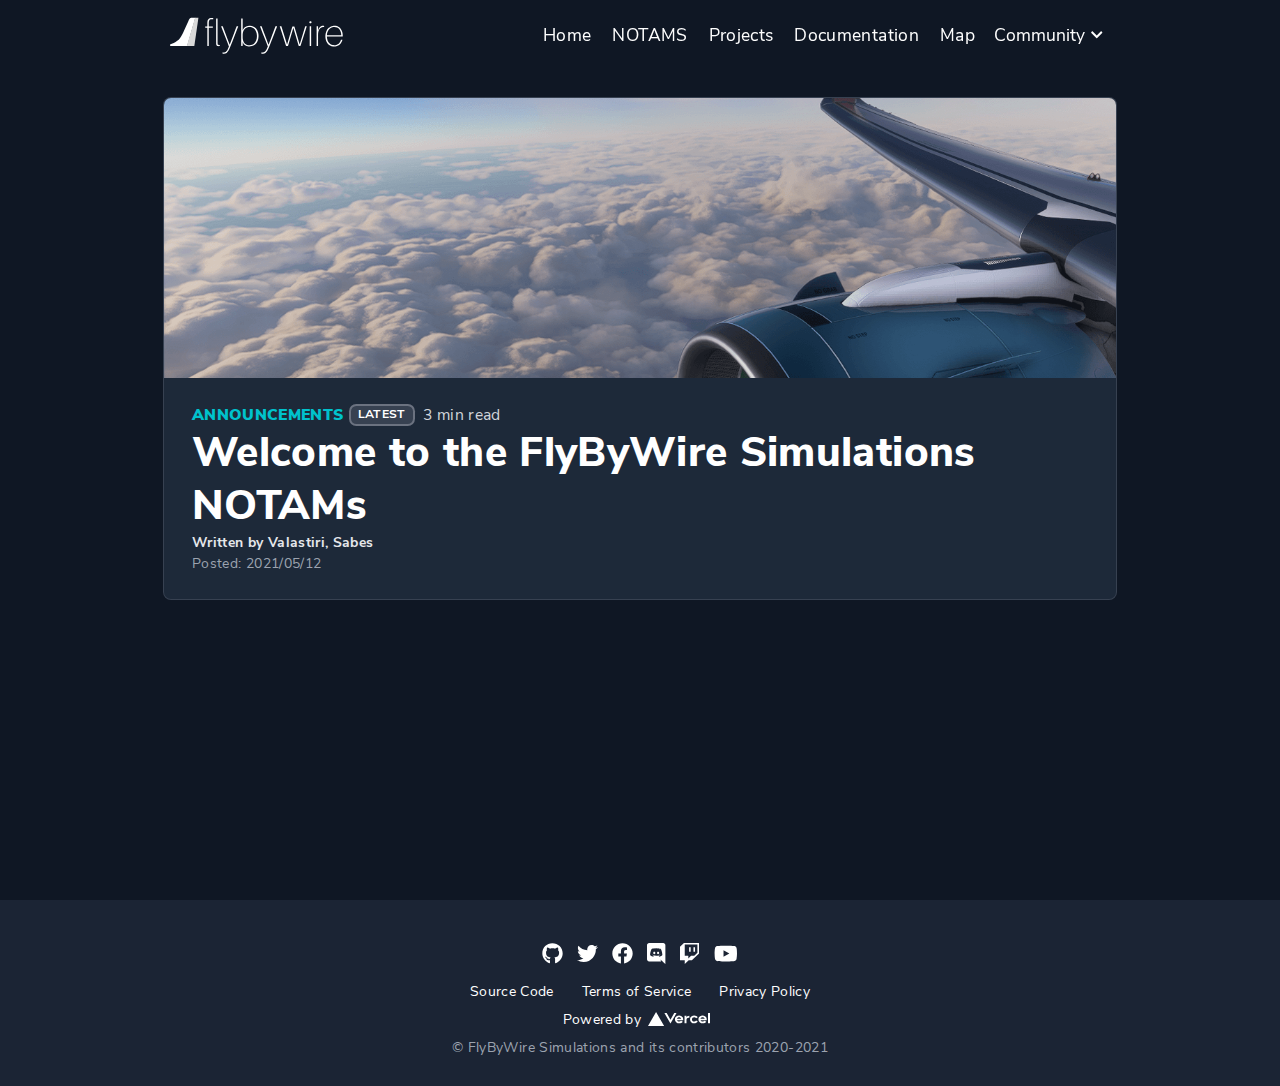
<file: notams/index.html>
<!DOCTYPE html><html lang="en"><head><meta charSet="utf-8"/><meta name="theme-color" content="#1D2838"/><meta name="description" content="Official FlyByWire Simulations website, an open-source community providing high quality addons for Microsoft Flight Simulator."/><meta name="og:title" content="FlyByWire Simulations"/><meta name="og:description" content="Official FlyByWire Simulations website, an open-source community providing high quality addons for Microsoft Flight Simulator."/><meta name="og:image" content="/A32NX_Front.jpeg"/><meta charSet="utf-8"/><meta name="viewport" content="width=device-width, initial-scale=1"/><title>FlyByWire Simulations</title><meta name="next-head-count" content="3"/><link rel="preload" href="/_next/static/css/2c35d1366ff0de5b18cd.css" as="style"/><link rel="stylesheet" href="/_next/static/css/2c35d1366ff0de5b18cd.css" data-n-g=""/><noscript data-n-css=""></noscript><link rel="preload" href="/_next/static/chunks/webpack-8264a8f8f6ae40d4523e.js" as="script"/><link rel="preload" href="/_next/static/chunks/framework-7e3d1da170e0c9fd9d66.js" as="script"/><link rel="preload" href="/_next/static/chunks/433-a71a4d45a57c11e20150.js" as="script"/><link rel="preload" href="/_next/static/chunks/168-249c2d9f5684e9b37dc4.js" as="script"/><link rel="preload" href="/_next/static/chunks/main-ce748cc025b7c7aae08d.js" as="script"/><link rel="preload" href="/_next/static/chunks/cb1608f2-84c93eedc0543169e659.js" as="script"/><link rel="preload" href="/_next/static/chunks/a9a7754c-de6f55bdb4b349d4a187.js" as="script"/><link rel="preload" href="/_next/static/chunks/497-d23b072bab6d246aa9b6.js" as="script"/><link rel="preload" href="/_next/static/chunks/pages/_app-5f421fa781544675756b.js" as="script"/><link rel="preload" href="/_next/static/chunks/pages/notams-c1c65c6e33f4e5bc26b2.js" as="script"/></head><body><div id="__next"><div class="root"><nav class="fixed top-0 left-0 right-0 mx-auto py-2 z-50 transition bg-transparent"><div class="max-w-6xl mx-auto px-page"><div class="relative flex items-center justify-between h-16"><img class="subpixel-antialiased h-11 cursor-pointer" src="/svg/white/FBW-Logo-WHITE.svg" alt=""/><div class="absolute inset-y-0 right-3 flex items-center md:hidden"><a class="cursor-pointer"><svg aria-hidden="true" focusable="false" data-prefix="fas" data-icon="bars" class="svg-inline--fa fa-bars fa-w-14 fa-2x " role="img" xmlns="http://www.w3.org/2000/svg" viewBox="0 0 448 512"><path fill="currentColor" d="M16 132h416c8.837 0 16-7.163 16-16V76c0-8.837-7.163-16-16-16H16C7.163 60 0 67.163 0 76v40c0 8.837 7.163 16 16 16zm0 160h416c8.837 0 16-7.163 16-16v-40c0-8.837-7.163-16-16-16H16c-8.837 0-16 7.163-16 16v40c0 8.837 7.163 16 16 16zm0 160h416c8.837 0 16-7.163 16-16v-40c0-8.837-7.163-16-16-16H16c-8.837 0-16 7.163-16 16v40c0 8.837 7.163 16 16 16z"></path></svg></a></div><div class="flex flex-row items-center"><div class="flex flex-col hidden md:flex md:flex-row"><div class="text-xl m-2 p-1 active:text-blue-light transition-colors duration-200 hover:text-blue-light cursor-pointer">Home</div><div class="text-xl m-2 p-1 active:text-blue-light transition-colors duration-200 hover:text-blue-light cursor-pointer">NOTAMS</div><div class="text-xl m-2 p-1 active:text-blue-light transition-colors duration-200 hover:text-blue-light cursor-pointer">Projects</div><a href="https://docs.flybywiresim.com/" target="_blank" rel="noreferrer" class="text-xl m-2 p-1 active:text-blue-light transition-colors duration-200 hover:text-blue-light cursor-pointer">Documentation</a><div class="text-xl m-2 p-1 active:text-blue-light transition-colors duration-200 hover:text-blue-light cursor-pointer">Map</div><div class="relative inline-block text-left -ml-1.5"><button draggable="false" type="button" class="inline-flex w-full mt-1 px-4 py-2 text-xl hover:text-blue-light transition-colors duration-200 focus:outline-none" id="options-menu" aria-haspopup="true" aria-expanded="true">Community<svg aria-hidden="true" focusable="false" data-prefix="fas" data-icon="chevron-down" class="svg-inline--fa fa-chevron-down fa-w-14 fa-xs h-5 w-5 self-center ml-1.5" role="img" xmlns="http://www.w3.org/2000/svg" viewBox="0 0 448 512"><path fill="currentColor" d="M207.029 381.476L12.686 187.132c-9.373-9.373-9.373-24.569 0-33.941l22.667-22.667c9.357-9.357 24.522-9.375 33.901-.04L224 284.505l154.745-154.021c9.379-9.335 24.544-9.317 33.901.04l22.667 22.667c9.373 9.373 9.373 24.569 0 33.941L240.971 381.476c-9.373 9.372-24.569 9.372-33.942 0z"></path></svg></button></div></div></div></div></div><div class="flex flex-col px-page md:px-0 hidden"><div class="text-xl m-2 p-1 active:text-blue-light transition-colors duration-200 hover:text-blue-light cursor-pointer">Home</div><div class="text-xl m-2 p-1 active:text-blue-light transition-colors duration-200 hover:text-blue-light cursor-pointer">NOTAMS</div><div class="text-xl m-2 p-1 active:text-blue-light transition-colors duration-200 hover:text-blue-light cursor-pointer">Projects</div><a href="https://docs.flybywiresim.com/" target="_blank" rel="noreferrer" class="text-xl m-2 p-1 active:text-blue-light transition-colors duration-200 hover:text-blue-light cursor-pointer">Documentation</a><div class="text-xl m-2 p-1 active:text-blue-light transition-colors duration-200 hover:text-blue-light cursor-pointer">Map</div><div class="relative inline-block text-left -ml-1.5"><button draggable="false" type="button" class="inline-flex w-full mt-1 px-4 py-2 text-xl hover:text-blue-light transition-colors duration-200 focus:outline-none" id="options-menu" aria-haspopup="true" aria-expanded="true">Community<svg aria-hidden="true" focusable="false" data-prefix="fas" data-icon="chevron-down" class="svg-inline--fa fa-chevron-down fa-w-14 fa-xs h-5 w-5 self-center ml-1.5" role="img" xmlns="http://www.w3.org/2000/svg" viewBox="0 0 448 512"><path fill="currentColor" d="M207.029 381.476L12.686 187.132c-9.373-9.373-9.373-24.569 0-33.941l22.667-22.667c9.357-9.357 24.522-9.375 33.901-.04L224 284.505l154.745-154.021c9.379-9.335 24.544-9.317 33.901.04l22.667 22.667c9.373 9.373 9.373 24.569 0 33.941L240.971 381.476c-9.373 9.372-24.569 9.372-33.942 0z"></path></svg></button></div></div></nav><section class="min-h-screen bg-midnight"><div class="max-w-4xl lg:max-w-6xl grid grid-cols-1 md:grid-cols-2 auto-rows-auto gap-8 mx-auto px-page py-14 pt-28"><div class="
                                md:col-span-2
                                bg-blue-dark-contrast
                                flex flex-col
                                rounded-lg
                                transition
                                ring-1
                                hover:ring-2
                                ring-gray-700
                                hover:shadow-lg
                                hover:ring-teal
                                overflow-hidden
                                cursor-pointer"><img draggable="false" class="max-h-80 object-cover" src="/img/a32nxwing.png" alt="FlyByWire Simulations"/><div class="px-page py-7"><div class="text-lg flex"><p class="text-teal-light font-black">ANNOUNCEMENTS</p><span class="ml-2 mr-1 px-1 sm:px-2 bg-gray-700 ring-2 ring-gray-500 rounded-md text-sm self-center font-semibold">LATEST</span><span class="text-gray-300 pl-2">3 min read</span></div><h1 class="text-5xl text-white font-bold leading-tight">Welcome to the FlyByWire Simulations NOTAMs</h1><div class="flex text-gray-200"><div class="flex flex-col"><p class="font-semibold">Written by<!-- --> <!-- -->Valastiri, Sabes</p><p class="text-gray-400">Posted:<!-- --> <!-- -->2021/05/12</p></div></div></div></div></div></section><footer class="relative bg-blue-dark w-full px-10 py-8 z-30"><div class="flex flex-row justify-center"><div class="flex flex-col"><div class="flex flex-col-3 py-4 text-lg mx-auto"><a href="https://github.com/flybywiresim" target="_blank" rel="noreferrer"><svg aria-hidden="true" focusable="false" data-prefix="fab" data-icon="github" class="svg-inline--fa fa-github fa-w-16 fa-lg mx-2 hover:text-blue-light duration-100" role="img" xmlns="http://www.w3.org/2000/svg" viewBox="0 0 496 512"><path fill="currentColor" d="M165.9 397.4c0 2-2.3 3.6-5.2 3.6-3.3.3-5.6-1.3-5.6-3.6 0-2 2.3-3.6 5.2-3.6 3-.3 5.6 1.3 5.6 3.6zm-31.1-4.5c-.7 2 1.3 4.3 4.3 4.9 2.6 1 5.6 0 6.2-2s-1.3-4.3-4.3-5.2c-2.6-.7-5.5.3-6.2 2.3zm44.2-1.7c-2.9.7-4.9 2.6-4.6 4.9.3 2 2.9 3.3 5.9 2.6 2.9-.7 4.9-2.6 4.6-4.6-.3-1.9-3-3.2-5.9-2.9zM244.8 8C106.1 8 0 113.3 0 252c0 110.9 69.8 205.8 169.5 239.2 12.8 2.3 17.3-5.6 17.3-12.1 0-6.2-.3-40.4-.3-61.4 0 0-70 15-84.7-29.8 0 0-11.4-29.1-27.8-36.6 0 0-22.9-15.7 1.6-15.4 0 0 24.9 2 38.6 25.8 21.9 38.6 58.6 27.5 72.9 20.9 2.3-16 8.8-27.1 16-33.7-55.9-6.2-112.3-14.3-112.3-110.5 0-27.5 7.6-41.3 23.6-58.9-2.6-6.5-11.1-33.3 2.6-67.9 20.9-6.5 69 27 69 27 20-5.6 41.5-8.5 62.8-8.5s42.8 2.9 62.8 8.5c0 0 48.1-33.6 69-27 13.7 34.7 5.2 61.4 2.6 67.9 16 17.7 25.8 31.5 25.8 58.9 0 96.5-58.9 104.2-114.8 110.5 9.2 7.9 17 22.9 17 46.4 0 33.7-.3 75.4-.3 83.6 0 6.5 4.6 14.4 17.3 12.1C428.2 457.8 496 362.9 496 252 496 113.3 383.5 8 244.8 8zM97.2 352.9c-1.3 1-1 3.3.7 5.2 1.6 1.6 3.9 2.3 5.2 1 1.3-1 1-3.3-.7-5.2-1.6-1.6-3.9-2.3-5.2-1zm-10.8-8.1c-.7 1.3.3 2.9 2.3 3.9 1.6 1 3.6.7 4.3-.7.7-1.3-.3-2.9-2.3-3.9-2-.6-3.6-.3-4.3.7zm32.4 35.6c-1.6 1.3-1 4.3 1.3 6.2 2.3 2.3 5.2 2.6 6.5 1 1.3-1.3.7-4.3-1.3-6.2-2.2-2.3-5.2-2.6-6.5-1zm-11.4-14.7c-1.6 1-1.6 3.6 0 5.9 1.6 2.3 4.3 3.3 5.6 2.3 1.6-1.3 1.6-3.9 0-6.2-1.4-2.3-4-3.3-5.6-2z"></path></svg></a><a href="https://twitter.com/FlyByWireSim" target="_blank" rel="noreferrer"><svg aria-hidden="true" focusable="false" data-prefix="fab" data-icon="twitter" class="svg-inline--fa fa-twitter fa-w-16 fa-lg mx-2 hover:text-blue-light duration-100" role="img" xmlns="http://www.w3.org/2000/svg" viewBox="0 0 512 512"><path fill="currentColor" d="M459.37 151.716c.325 4.548.325 9.097.325 13.645 0 138.72-105.583 298.558-298.558 298.558-59.452 0-114.68-17.219-161.137-47.106 8.447.974 16.568 1.299 25.34 1.299 49.055 0 94.213-16.568 130.274-44.832-46.132-.975-84.792-31.188-98.112-72.772 6.498.974 12.995 1.624 19.818 1.624 9.421 0 18.843-1.3 27.614-3.573-48.081-9.747-84.143-51.98-84.143-102.985v-1.299c13.969 7.797 30.214 12.67 47.431 13.319-28.264-18.843-46.781-51.005-46.781-87.391 0-19.492 5.197-37.36 14.294-52.954 51.655 63.675 129.3 105.258 216.365 109.807-1.624-7.797-2.599-15.918-2.599-24.04 0-57.828 46.782-104.934 104.934-104.934 30.213 0 57.502 12.67 76.67 33.137 23.715-4.548 46.456-13.32 66.599-25.34-7.798 24.366-24.366 44.833-46.132 57.827 21.117-2.273 41.584-8.122 60.426-16.243-14.292 20.791-32.161 39.308-52.628 54.253z"></path></svg></a><a href="https://www.facebook.com/FlyByWireSimulations" target="_blank" rel="noreferrer"><svg aria-hidden="true" focusable="false" data-prefix="fab" data-icon="facebook" class="svg-inline--fa fa-facebook fa-w-16 fa-lg mx-2 hover:text-blue-light duration-100" role="img" xmlns="http://www.w3.org/2000/svg" viewBox="0 0 512 512"><path fill="currentColor" d="M504 256C504 119 393 8 256 8S8 119 8 256c0 123.78 90.69 226.38 209.25 245V327.69h-63V256h63v-54.64c0-62.15 37-96.48 93.67-96.48 27.14 0 55.52 4.84 55.52 4.84v61h-31.28c-30.8 0-40.41 19.12-40.41 38.73V256h68.78l-11 71.69h-57.78V501C413.31 482.38 504 379.78 504 256z"></path></svg></a><a href="https://discord.gg/flybywire" target="_blank" rel="noreferrer"><svg aria-hidden="true" focusable="false" data-prefix="fab" data-icon="discord" class="svg-inline--fa fa-discord fa-w-14 fa-lg mx-2 hover:text-blue-light duration-100" role="img" xmlns="http://www.w3.org/2000/svg" viewBox="0 0 448 512"><path fill="currentColor" d="M297.216 243.2c0 15.616-11.52 28.416-26.112 28.416-14.336 0-26.112-12.8-26.112-28.416s11.52-28.416 26.112-28.416c14.592 0 26.112 12.8 26.112 28.416zm-119.552-28.416c-14.592 0-26.112 12.8-26.112 28.416s11.776 28.416 26.112 28.416c14.592 0 26.112-12.8 26.112-28.416.256-15.616-11.52-28.416-26.112-28.416zM448 52.736V512c-64.494-56.994-43.868-38.128-118.784-107.776l13.568 47.36H52.48C23.552 451.584 0 428.032 0 398.848V52.736C0 23.552 23.552 0 52.48 0h343.04C424.448 0 448 23.552 448 52.736zm-72.96 242.688c0-82.432-36.864-149.248-36.864-149.248-36.864-27.648-71.936-26.88-71.936-26.88l-3.584 4.096c43.52 13.312 63.744 32.512 63.744 32.512-60.811-33.329-132.244-33.335-191.232-7.424-9.472 4.352-15.104 7.424-15.104 7.424s21.248-20.224 67.328-33.536l-2.56-3.072s-35.072-.768-71.936 26.88c0 0-36.864 66.816-36.864 149.248 0 0 21.504 37.12 78.08 38.912 0 0 9.472-11.52 17.152-21.248-32.512-9.728-44.8-30.208-44.8-30.208 3.766 2.636 9.976 6.053 10.496 6.4 43.21 24.198 104.588 32.126 159.744 8.96 8.96-3.328 18.944-8.192 29.44-15.104 0 0-12.8 20.992-46.336 30.464 7.68 9.728 16.896 20.736 16.896 20.736 56.576-1.792 78.336-38.912 78.336-38.912z"></path></svg></a><a href="https://www.twitch.tv/flybywiresimulations" target="_blank" rel="noreferrer"><svg aria-hidden="true" focusable="false" data-prefix="fab" data-icon="twitch" class="svg-inline--fa fa-twitch fa-w-16 fa-lg mx-2 hover:text-blue-light duration-100" role="img" xmlns="http://www.w3.org/2000/svg" viewBox="0 0 512 512"><path fill="currentColor" d="M391.17,103.47H352.54v109.7h38.63ZM285,103H246.37V212.75H285ZM120.83,0,24.31,91.42V420.58H140.14V512l96.53-91.42h77.25L487.69,256V0ZM449.07,237.75l-77.22,73.12H294.61l-67.6,64v-64H140.14V36.58H449.07Z"></path></svg></a><a href="https://www.youtube.com/c/FlyByWireSimulations" target="_blank" rel="noreferrer"><svg aria-hidden="true" focusable="false" data-prefix="fab" data-icon="youtube" class="svg-inline--fa fa-youtube fa-w-18 fa-lg mx-2 hover:text-blue-light duration-100" role="img" xmlns="http://www.w3.org/2000/svg" viewBox="0 0 576 512"><path fill="currentColor" d="M549.655 124.083c-6.281-23.65-24.787-42.276-48.284-48.597C458.781 64 288 64 288 64S117.22 64 74.629 75.486c-23.497 6.322-42.003 24.947-48.284 48.597-11.412 42.867-11.412 132.305-11.412 132.305s0 89.438 11.412 132.305c6.281 23.65 24.787 41.5 48.284 47.821C117.22 448 288 448 288 448s170.78 0 213.371-11.486c23.497-6.321 42.003-24.171 48.284-47.821 11.412-42.867 11.412-132.305 11.412-132.305s0-89.438-11.412-132.305zm-317.51 213.508V175.185l142.739 81.205-142.739 81.201z"></path></svg></a></div><div class="text-center"><div class="flex flex-row justify-center mx-auto space-x-8"><a class="hover:underline" href="https://github.com/flybywiresim/flybywiresim-website/" target="_blank" rel="noreferrer"><p>Source Code</p></a><div class="hover:underline cursor-pointer"><p>Terms of Service</p></div><div class="hover:underline cursor-pointer"><p>Privacy Policy</p></div></div><div class="mt-2"><a class="flex justify-center" href="https://vercel.com/?utm_source=flybywiresim&amp;utm_campaign=oss" target="_blank" rel="noreferrer">Powered by<img class="mx-2 h-4 self-center" src="/svg/vercel.svg" alt="Vercel"/></a></div><p class="text-gray-400 pt-2">© FlyByWire Simulations and its contributors 2020-2021</p></div></div></div></footer></div></div><script id="__NEXT_DATA__" type="application/json">{"props":{"pageProps":{"listings":[{"id":"welcome_to_notams-2021-05-12","readingStats":{"text":"3 min read","minutes":2.565,"time":153900,"words":513},"title":"Welcome to the FlyByWire Simulations NOTAMs","date":"2021-05-12","authors":["Valastiri","Sabes"],"category":"ANNOUNCEMENTS","metaImage":"/img/a32nxwing.png","metaAlt":"FlyByWire Simulations"}]},"__N_SSG":true},"page":"/notams","query":{},"buildId":"TrXMH7P2HpEJdlIixbr7F","isFallback":false,"gsp":true}</script><script nomodule="" src="/_next/static/chunks/polyfills-8683bd742a84c1edd48c.js"></script><script src="/_next/static/chunks/webpack-8264a8f8f6ae40d4523e.js" async=""></script><script src="/_next/static/chunks/framework-7e3d1da170e0c9fd9d66.js" async=""></script><script src="/_next/static/chunks/433-a71a4d45a57c11e20150.js" async=""></script><script src="/_next/static/chunks/168-249c2d9f5684e9b37dc4.js" async=""></script><script src="/_next/static/chunks/main-ce748cc025b7c7aae08d.js" async=""></script><script src="/_next/static/chunks/cb1608f2-84c93eedc0543169e659.js" async=""></script><script src="/_next/static/chunks/a9a7754c-de6f55bdb4b349d4a187.js" async=""></script><script src="/_next/static/chunks/497-d23b072bab6d246aa9b6.js" async=""></script><script src="/_next/static/chunks/pages/_app-5f421fa781544675756b.js" async=""></script><script src="/_next/static/chunks/pages/notams-c1c65c6e33f4e5bc26b2.js" async=""></script><script src="/_next/static/TrXMH7P2HpEJdlIixbr7F/_buildManifest.js" async=""></script><script src="/_next/static/TrXMH7P2HpEJdlIixbr7F/_ssgManifest.js" async=""></script></body></html>
</file>
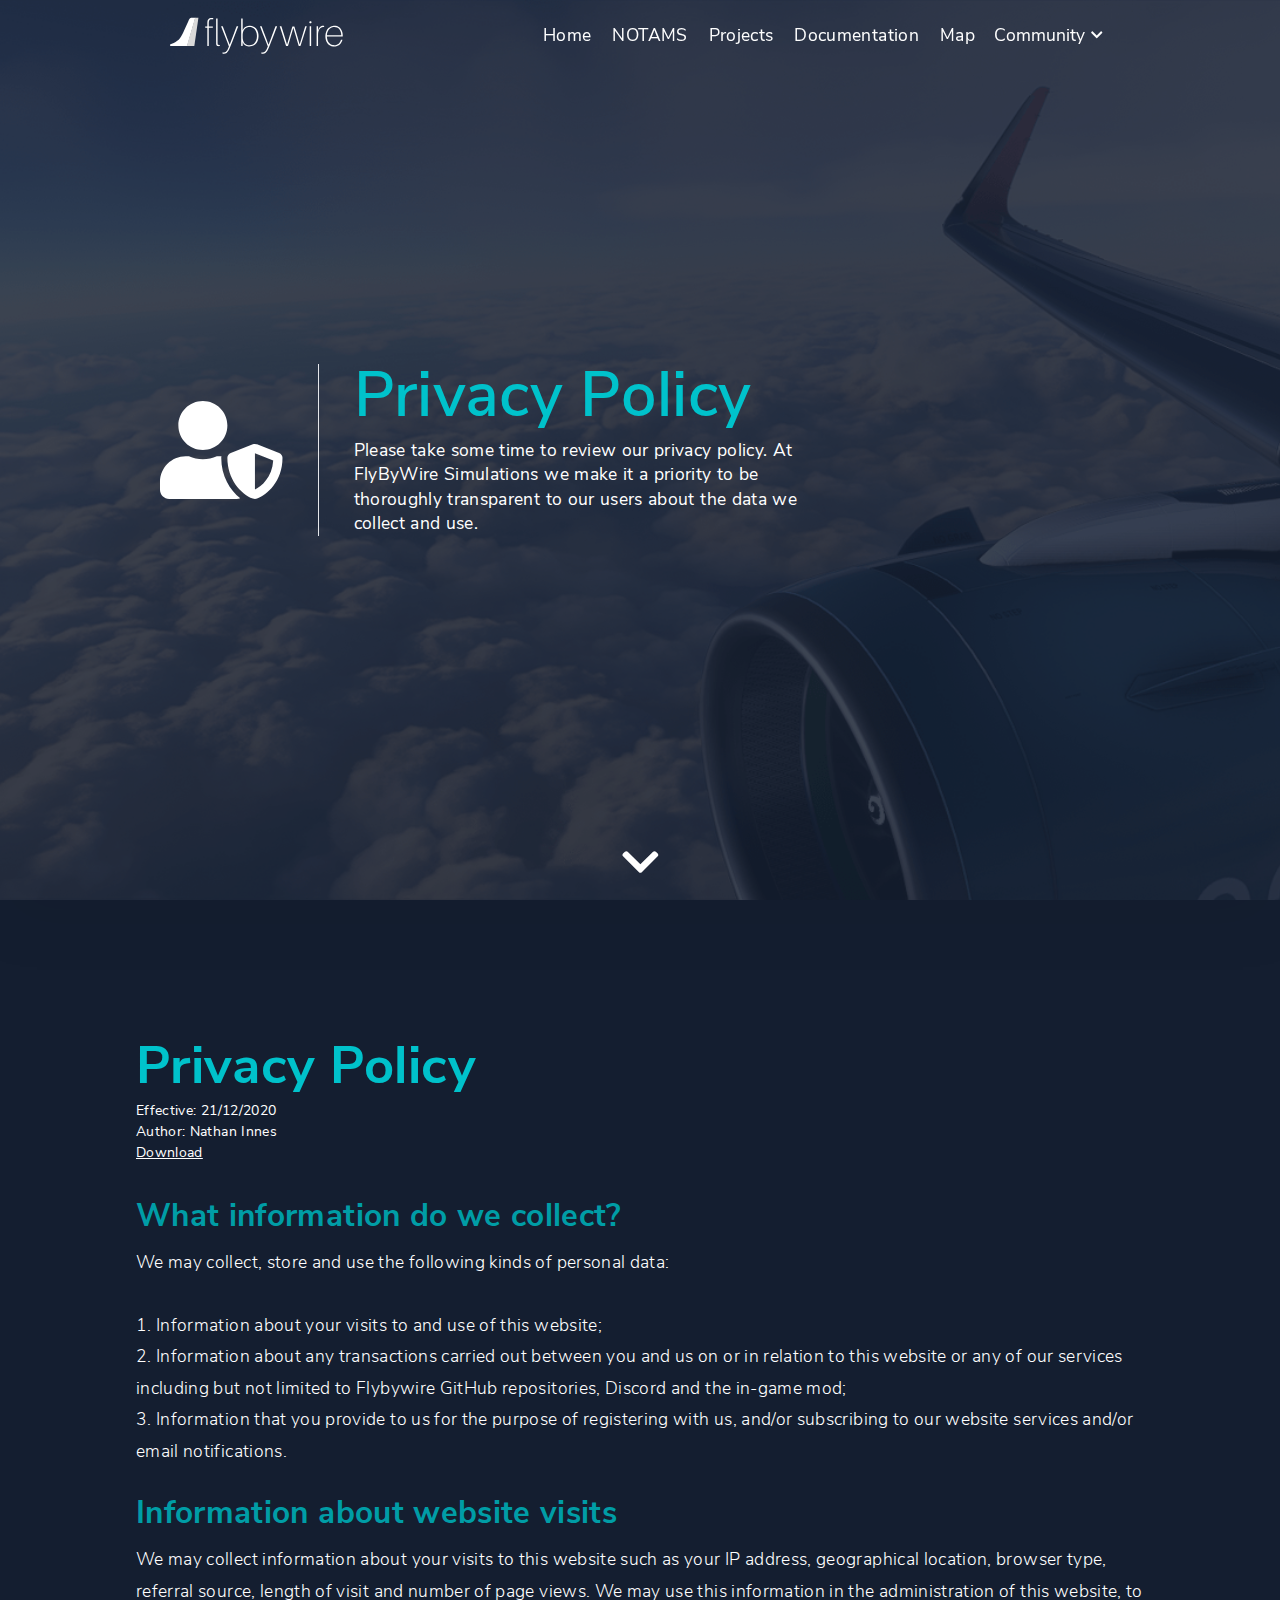
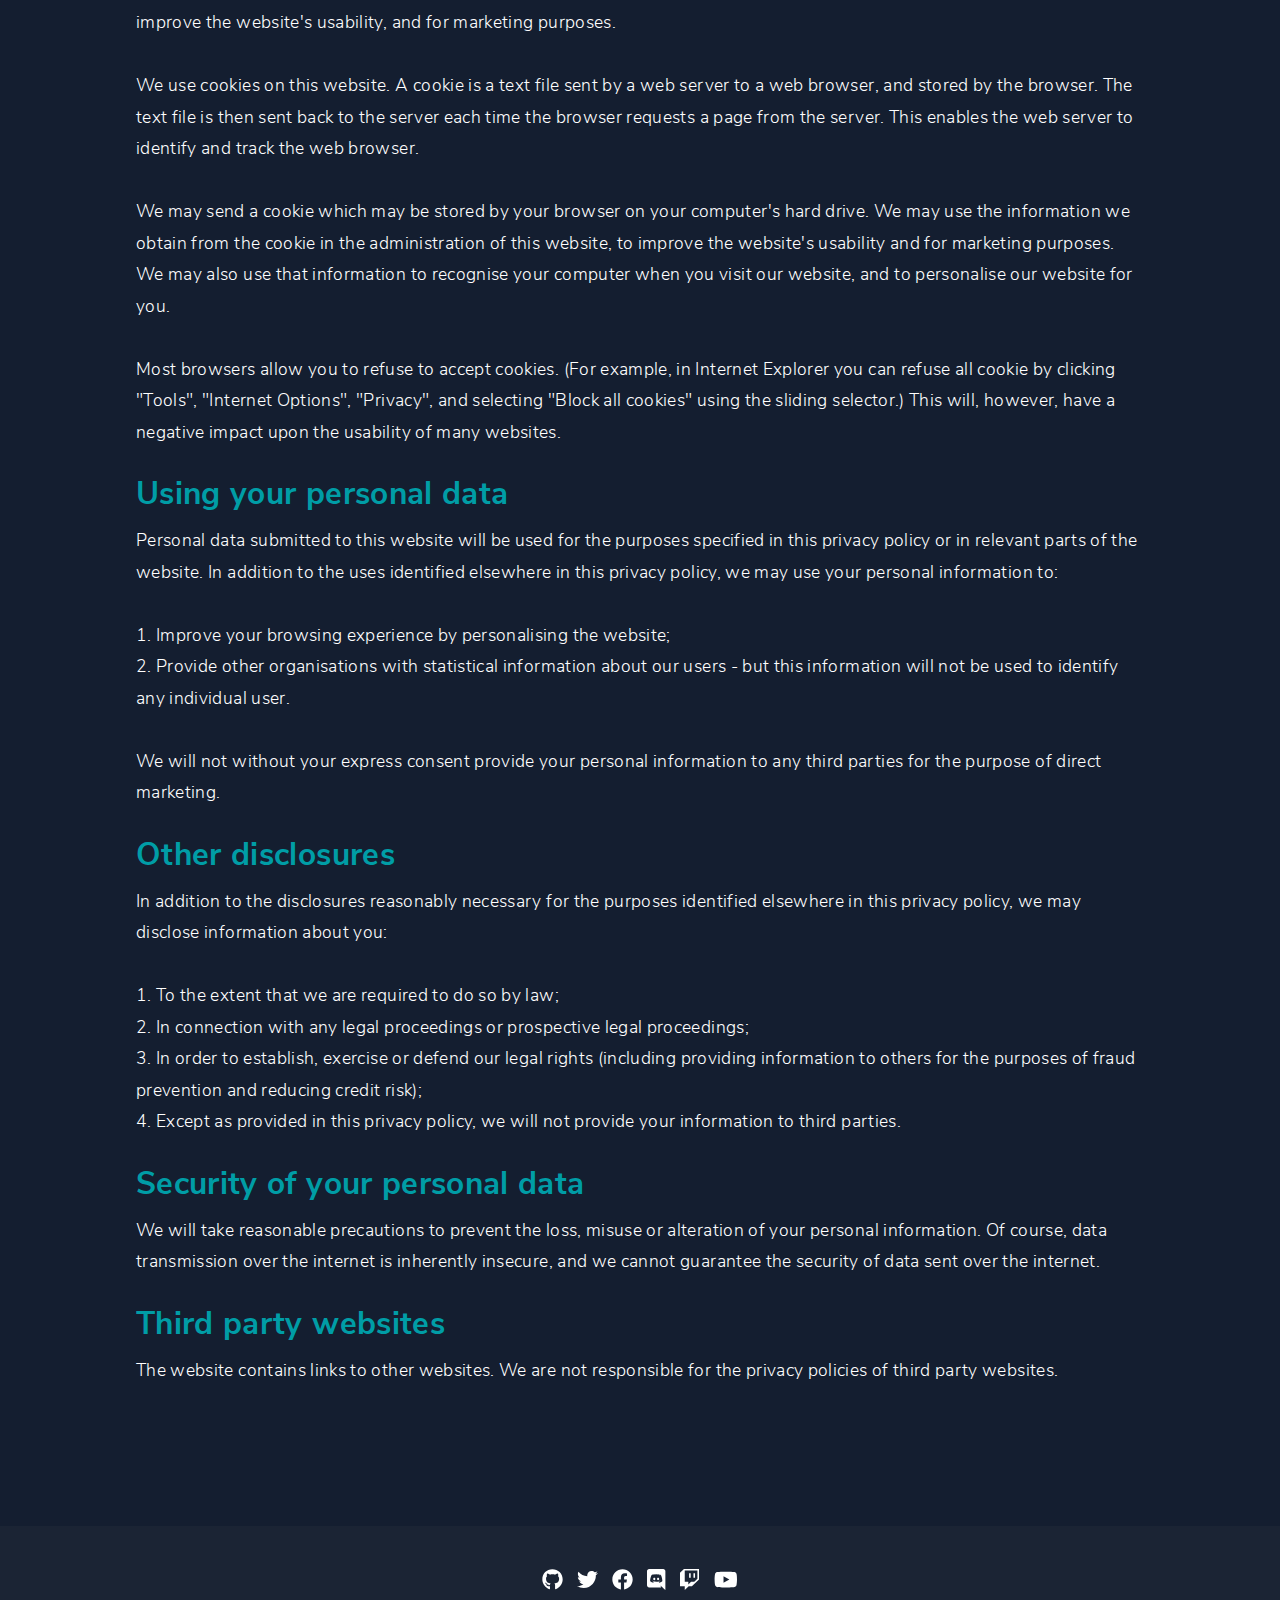
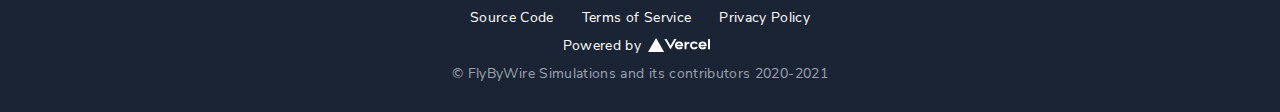
<file: privacy/index.html>
<!DOCTYPE html><html lang="en"><head><meta charSet="utf-8"/><meta name="theme-color" content="#1D2838"/><meta name="description" content="Official FlyByWire Simulations website, an open-source community providing high quality addons for Microsoft Flight Simulator."/><meta name="og:title" content="FlyByWire Simulations"/><meta name="og:description" content="Official FlyByWire Simulations website, an open-source community providing high quality addons for Microsoft Flight Simulator."/><meta name="og:image" content="/A32NX_Front.jpeg"/><meta charSet="utf-8"/><meta name="viewport" content="width=device-width, initial-scale=1"/><title>FlyByWire Simulations</title><meta name="next-head-count" content="3"/><link rel="preload" href="/_next/static/css/2c35d1366ff0de5b18cd.css" as="style"/><link rel="stylesheet" href="/_next/static/css/2c35d1366ff0de5b18cd.css" data-n-g=""/><noscript data-n-css=""></noscript><link rel="preload" href="/_next/static/chunks/webpack-8264a8f8f6ae40d4523e.js" as="script"/><link rel="preload" href="/_next/static/chunks/framework-7e3d1da170e0c9fd9d66.js" as="script"/><link rel="preload" href="/_next/static/chunks/433-a71a4d45a57c11e20150.js" as="script"/><link rel="preload" href="/_next/static/chunks/168-249c2d9f5684e9b37dc4.js" as="script"/><link rel="preload" href="/_next/static/chunks/main-ce748cc025b7c7aae08d.js" as="script"/><link rel="preload" href="/_next/static/chunks/cb1608f2-84c93eedc0543169e659.js" as="script"/><link rel="preload" href="/_next/static/chunks/a9a7754c-de6f55bdb4b349d4a187.js" as="script"/><link rel="preload" href="/_next/static/chunks/497-d23b072bab6d246aa9b6.js" as="script"/><link rel="preload" href="/_next/static/chunks/pages/_app-5f421fa781544675756b.js" as="script"/><link rel="preload" href="/_next/static/chunks/pages/privacy-5103002a527d2629780e.js" as="script"/></head><body><div id="__next"><div class="root"><nav class="fixed top-0 left-0 right-0 mx-auto py-2 z-50 transition bg-transparent"><div class="max-w-6xl mx-auto px-page"><div class="relative flex items-center justify-between h-16"><img class="subpixel-antialiased h-11 cursor-pointer" src="/svg/white/FBW-Logo-WHITE.svg" alt=""/><div class="absolute inset-y-0 right-3 flex items-center md:hidden"><a class="cursor-pointer"><svg aria-hidden="true" focusable="false" data-prefix="fas" data-icon="bars" class="svg-inline--fa fa-bars fa-w-14 fa-2x " role="img" xmlns="http://www.w3.org/2000/svg" viewBox="0 0 448 512"><path fill="currentColor" d="M16 132h416c8.837 0 16-7.163 16-16V76c0-8.837-7.163-16-16-16H16C7.163 60 0 67.163 0 76v40c0 8.837 7.163 16 16 16zm0 160h416c8.837 0 16-7.163 16-16v-40c0-8.837-7.163-16-16-16H16c-8.837 0-16 7.163-16 16v40c0 8.837 7.163 16 16 16zm0 160h416c8.837 0 16-7.163 16-16v-40c0-8.837-7.163-16-16-16H16c-8.837 0-16 7.163-16 16v40c0 8.837 7.163 16 16 16z"></path></svg></a></div><div class="flex flex-row items-center"><div class="flex flex-col hidden md:flex md:flex-row"><div class="text-xl m-2 p-1 active:text-blue-light transition-colors duration-200 hover:text-blue-light cursor-pointer">Home</div><div class="text-xl m-2 p-1 active:text-blue-light transition-colors duration-200 hover:text-blue-light cursor-pointer">NOTAMS</div><div class="text-xl m-2 p-1 active:text-blue-light transition-colors duration-200 hover:text-blue-light cursor-pointer">Projects</div><a href="https://docs.flybywiresim.com/" target="_blank" rel="noreferrer" class="text-xl m-2 p-1 active:text-blue-light transition-colors duration-200 hover:text-blue-light cursor-pointer">Documentation</a><div class="text-xl m-2 p-1 active:text-blue-light transition-colors duration-200 hover:text-blue-light cursor-pointer">Map</div><div class="relative inline-block text-left -ml-1.5"><button draggable="false" type="button" class="inline-flex w-full mt-1 px-4 py-2 text-xl hover:text-blue-light transition-colors duration-200 focus:outline-none" id="options-menu" aria-haspopup="true" aria-expanded="true">Community<svg aria-hidden="true" focusable="false" data-prefix="fas" data-icon="chevron-down" class="svg-inline--fa fa-chevron-down fa-w-14 fa-xs h-5 w-5 self-center ml-1.5" role="img" xmlns="http://www.w3.org/2000/svg" viewBox="0 0 448 512"><path fill="currentColor" d="M207.029 381.476L12.686 187.132c-9.373-9.373-9.373-24.569 0-33.941l22.667-22.667c9.357-9.357 24.522-9.375 33.901-.04L224 284.505l154.745-154.021c9.379-9.335 24.544-9.317 33.901.04l22.667 22.667c9.373 9.373 9.373 24.569 0 33.941L240.971 381.476c-9.373 9.372-24.569 9.372-33.942 0z"></path></svg></button></div></div></div></div></div><div class="flex flex-col px-page md:px-0 hidden"><div class="text-xl m-2 p-1 active:text-blue-light transition-colors duration-200 hover:text-blue-light cursor-pointer">Home</div><div class="text-xl m-2 p-1 active:text-blue-light transition-colors duration-200 hover:text-blue-light cursor-pointer">NOTAMS</div><div class="text-xl m-2 p-1 active:text-blue-light transition-colors duration-200 hover:text-blue-light cursor-pointer">Projects</div><a href="https://docs.flybywiresim.com/" target="_blank" rel="noreferrer" class="text-xl m-2 p-1 active:text-blue-light transition-colors duration-200 hover:text-blue-light cursor-pointer">Documentation</a><div class="text-xl m-2 p-1 active:text-blue-light transition-colors duration-200 hover:text-blue-light cursor-pointer">Map</div><div class="relative inline-block text-left -ml-1.5"><button draggable="false" type="button" class="inline-flex w-full mt-1 px-4 py-2 text-xl hover:text-blue-light transition-colors duration-200 focus:outline-none" id="options-menu" aria-haspopup="true" aria-expanded="true">Community<svg aria-hidden="true" focusable="false" data-prefix="fas" data-icon="chevron-down" class="svg-inline--fa fa-chevron-down fa-w-14 fa-xs h-5 w-5 self-center ml-1.5" role="img" xmlns="http://www.w3.org/2000/svg" viewBox="0 0 448 512"><path fill="currentColor" d="M207.029 381.476L12.686 187.132c-9.373-9.373-9.373-24.569 0-33.941l22.667-22.667c9.357-9.357 24.522-9.375 33.901-.04L224 284.505l154.745-154.021c9.379-9.335 24.544-9.317 33.901.04l22.667 22.667c9.373 9.373 9.373 24.569 0 33.941L240.971 381.476c-9.373 9.372-24.569 9.372-33.942 0z"></path></svg></button></div></div></nav><header><img class="relative z-0 object-cover w-screen h-screen opacity-20 shadow-2xl" src="/img/a32nxwing.png" alt=""/><div class="absolute top-0 bottom-0 z-20 w-full flex justify-center"><div class="relative my-auto xl:w-3/4 md:w-4/5 justify-center xl:justify-start text-center sm:flex sm:item-center sm:divide-x sm:space-x-10"><svg aria-hidden="true" focusable="false" data-prefix="fas" data-icon="user-shield" class="svg-inline--fa fa-user-shield fa-w-20 fa-7x mb-3 sm:mb-0 self-center" role="img" xmlns="http://www.w3.org/2000/svg" viewBox="0 0 640 512"><path fill="currentColor" d="M622.3 271.1l-115.2-45c-4.1-1.6-12.6-3.7-22.2 0l-115.2 45c-10.7 4.2-17.7 14-17.7 24.9 0 111.6 68.7 188.8 132.9 213.9 9.6 3.7 18 1.6 22.2 0C558.4 489.9 640 420.5 640 296c0-10.9-7-20.7-17.7-24.9zM496 462.4V273.3l95.5 37.3c-5.6 87.1-60.9 135.4-95.5 151.8zM224 256c70.7 0 128-57.3 128-128S294.7 0 224 0 96 57.3 96 128s57.3 128 128 128zm96 40c0-2.5.8-4.8 1.1-7.2-2.5-.1-4.9-.8-7.5-.8h-16.7c-22.2 10.2-46.9 16-72.9 16s-50.6-5.8-72.9-16h-16.7C60.2 288 0 348.2 0 422.4V464c0 26.5 21.5 48 48 48h352c6.8 0 13.3-1.5 19.2-4-54-42.9-99.2-116.7-99.2-212z"></path></svg><div class="sm:space-x-10 mx-auto text-center md:text-left w-1/2"><div class="w-full divide-y divide-gray-400 sm:ml-10 space-y-2"><h1 class="text-4xl md:text-7xl text-blue-light sm:text-8xl font-medium">Privacy Policy</h1></div><p class="text-xl mt-3">Please take some time to review our privacy policy. At FlyByWire Simulations we make it a priority to be thoroughly transparent to our users about the data we collect and use.</p></div></div><svg aria-hidden="true" focusable="false" data-prefix="fas" data-icon="chevron-down" class="svg-inline--fa fa-chevron-down fa-w-14 fa-3x absolute animate-bounce bottom-5 cursor-pointer" role="img" xmlns="http://www.w3.org/2000/svg" viewBox="0 0 448 512"><path fill="currentColor" d="M207.029 381.476L12.686 187.132c-9.373-9.373-9.373-24.569 0-33.941l22.667-22.667c9.357-9.357 24.522-9.375 33.901-.04L224 284.505l154.745-154.021c9.379-9.335 24.544-9.317 33.901.04l22.667 22.667c9.373 9.373 9.373 24.569 0 33.941L240.971 381.476c-9.373 9.372-24.569 9.372-33.942 0z"></path></svg></div></header><div></div><article class="w-full md:mx-auto px-20 xl:px-0 my-40 max-w-6xl"><h1 class="mt-40 text-6xl text-blue-light font-semibold">Privacy Policy</h1><div class="mt-2"><p>Effective: 21/12/2020</p><p>Author: Nathan Innes</p></div><div class="w-0"><a class="hover:text-blue-light underline" href="https://github.com/flybywiresim/manuals/raw/master/pdf/Privacy%20Policy.pdf" target="_blank" rel="noreferrer"><p>Download</p></a></div><div class="mt-10 "><h1 class="text-4xl text-blue-light-contrast font-semibold">What information do we collect?</h1><div class="text-xl mt-4 leading-9 font-light"><p>We may collect, store and use the following kinds of personal data:</p><p><br/>1. Information about your visits to and use of this website;</p><p>2. Information about any transactions carried out between you and us on or in relation to this website or any of our services including but not limited to Flybywire GitHub repositories, Discord and the in-game mod;</p><p>3. Information that you provide to us for the purpose of registering with us, and/or subscribing to our website services and/or email notifications.</p></div><h1 class="text-4xl mt-8 text-blue-light-contrast font-semibold">Information about website visits</h1><div class="text-xl mt-4 leading-9 font-light"><p>We may collect information about your visits to this website such as your IP address, geographical location, browser type, referral source, length of visit and number of page views. We may use this information in the administration of this website, to improve the website&#x27;s usability, and for marketing purposes.</p><p><br/>We use cookies on this website. A cookie is a text file sent by a web server to a web browser, and stored by the browser. The text file is then sent back to the server each time the browser requests a page from the server. This enables the web server to identify and track the web browser.</p><p><br/>We may send a cookie which may be stored by your browser on your computer&#x27;s hard drive. We may use the information we obtain from the cookie in the administration of this website, to improve the website&#x27;s usability and for marketing purposes. We may also use that information to recognise your computer when you visit our website, and to personalise our website for you.</p><p><br/>Most browsers allow you to refuse to accept cookies. (For example, in Internet Explorer you can refuse all cookie by clicking &quot;Tools&quot;, &quot;Internet Options&quot;, &quot;Privacy&quot;, and selecting &quot;Block all cookies&quot; using the sliding selector.) This will, however, have a negative impact upon the usability of many websites.</p></div><h1 class="text-4xl mt-8 text-blue-light-contrast font-semibold">Using your personal data</h1><div class="text-xl mt-4 leading-9 font-light"><p>Personal data submitted to this website will be used for the purposes specified in this privacy policy or in relevant parts of the website. In addition to the uses identified elsewhere in this privacy policy, we may use your personal information to:</p><p><br/>1. Improve your browsing experience by personalising the website;</p><p>2. Provide other organisations with statistical information about our users - but this information will not be used to identify any individual user.</p><p><br/>We will not without your express consent provide your personal information to any third parties for the purpose of direct marketing.</p></div><h1 class="text-4xl mt-8 text-blue-light-contrast font-semibold">Other disclosures</h1><div class="text-xl mt-4 leading-9 font-light"><p>In addition to the disclosures reasonably necessary for the purposes identified elsewhere in this privacy policy, we may disclose information about you:</p><p><br/>1. To the extent that we are required to do so by law;</p><p>2. In connection with any legal proceedings or prospective legal proceedings;</p><p>3. In order to establish, exercise or defend our legal rights (including providing information to others for the purposes of fraud prevention and reducing credit risk);</p><p>4. Except as provided in this privacy policy, we will not provide your information to third parties.</p></div><h1 class="text-4xl mt-8 text-blue-light-contrast font-semibold">Security of your personal data</h1><div class="text-xl mt-4 leading-9 font-light"><p>We will take reasonable precautions to prevent the loss, misuse or alteration of your personal information. Of course, data transmission over the internet is inherently insecure, and we cannot guarantee the security of data sent over the internet.</p></div><h1 class="text-4xl mt-8 text-blue-light-contrast font-semibold">Third party websites</h1><div class="text-xl mt-4 leading-9 font-light"><p>The website contains links to other websites. We are not responsible for the privacy policies of third party websites.</p></div></div></article><footer class="relative bg-blue-dark w-full px-10 py-8 z-30"><div class="flex flex-row justify-center"><div class="flex flex-col"><div class="flex flex-col-3 py-4 text-lg mx-auto"><a href="https://github.com/flybywiresim" target="_blank" rel="noreferrer"><svg aria-hidden="true" focusable="false" data-prefix="fab" data-icon="github" class="svg-inline--fa fa-github fa-w-16 fa-lg mx-2 hover:text-blue-light duration-100" role="img" xmlns="http://www.w3.org/2000/svg" viewBox="0 0 496 512"><path fill="currentColor" d="M165.9 397.4c0 2-2.3 3.6-5.2 3.6-3.3.3-5.6-1.3-5.6-3.6 0-2 2.3-3.6 5.2-3.6 3-.3 5.6 1.3 5.6 3.6zm-31.1-4.5c-.7 2 1.3 4.3 4.3 4.9 2.6 1 5.6 0 6.2-2s-1.3-4.3-4.3-5.2c-2.6-.7-5.5.3-6.2 2.3zm44.2-1.7c-2.9.7-4.9 2.6-4.6 4.9.3 2 2.9 3.3 5.9 2.6 2.9-.7 4.9-2.6 4.6-4.6-.3-1.9-3-3.2-5.9-2.9zM244.8 8C106.1 8 0 113.3 0 252c0 110.9 69.8 205.8 169.5 239.2 12.8 2.3 17.3-5.6 17.3-12.1 0-6.2-.3-40.4-.3-61.4 0 0-70 15-84.7-29.8 0 0-11.4-29.1-27.8-36.6 0 0-22.9-15.7 1.6-15.4 0 0 24.9 2 38.6 25.8 21.9 38.6 58.6 27.5 72.9 20.9 2.3-16 8.8-27.1 16-33.7-55.9-6.2-112.3-14.3-112.3-110.5 0-27.5 7.6-41.3 23.6-58.9-2.6-6.5-11.1-33.3 2.6-67.9 20.9-6.5 69 27 69 27 20-5.6 41.5-8.5 62.8-8.5s42.8 2.9 62.8 8.5c0 0 48.1-33.6 69-27 13.7 34.7 5.2 61.4 2.6 67.9 16 17.7 25.8 31.5 25.8 58.9 0 96.5-58.9 104.2-114.8 110.5 9.2 7.9 17 22.9 17 46.4 0 33.7-.3 75.4-.3 83.6 0 6.5 4.6 14.4 17.3 12.1C428.2 457.8 496 362.9 496 252 496 113.3 383.5 8 244.8 8zM97.2 352.9c-1.3 1-1 3.3.7 5.2 1.6 1.6 3.9 2.3 5.2 1 1.3-1 1-3.3-.7-5.2-1.6-1.6-3.9-2.3-5.2-1zm-10.8-8.1c-.7 1.3.3 2.9 2.3 3.9 1.6 1 3.6.7 4.3-.7.7-1.3-.3-2.9-2.3-3.9-2-.6-3.6-.3-4.3.7zm32.4 35.6c-1.6 1.3-1 4.3 1.3 6.2 2.3 2.3 5.2 2.6 6.5 1 1.3-1.3.7-4.3-1.3-6.2-2.2-2.3-5.2-2.6-6.5-1zm-11.4-14.7c-1.6 1-1.6 3.6 0 5.9 1.6 2.3 4.3 3.3 5.6 2.3 1.6-1.3 1.6-3.9 0-6.2-1.4-2.3-4-3.3-5.6-2z"></path></svg></a><a href="https://twitter.com/FlyByWireSim" target="_blank" rel="noreferrer"><svg aria-hidden="true" focusable="false" data-prefix="fab" data-icon="twitter" class="svg-inline--fa fa-twitter fa-w-16 fa-lg mx-2 hover:text-blue-light duration-100" role="img" xmlns="http://www.w3.org/2000/svg" viewBox="0 0 512 512"><path fill="currentColor" d="M459.37 151.716c.325 4.548.325 9.097.325 13.645 0 138.72-105.583 298.558-298.558 298.558-59.452 0-114.68-17.219-161.137-47.106 8.447.974 16.568 1.299 25.34 1.299 49.055 0 94.213-16.568 130.274-44.832-46.132-.975-84.792-31.188-98.112-72.772 6.498.974 12.995 1.624 19.818 1.624 9.421 0 18.843-1.3 27.614-3.573-48.081-9.747-84.143-51.98-84.143-102.985v-1.299c13.969 7.797 30.214 12.67 47.431 13.319-28.264-18.843-46.781-51.005-46.781-87.391 0-19.492 5.197-37.36 14.294-52.954 51.655 63.675 129.3 105.258 216.365 109.807-1.624-7.797-2.599-15.918-2.599-24.04 0-57.828 46.782-104.934 104.934-104.934 30.213 0 57.502 12.67 76.67 33.137 23.715-4.548 46.456-13.32 66.599-25.34-7.798 24.366-24.366 44.833-46.132 57.827 21.117-2.273 41.584-8.122 60.426-16.243-14.292 20.791-32.161 39.308-52.628 54.253z"></path></svg></a><a href="https://www.facebook.com/FlyByWireSimulations" target="_blank" rel="noreferrer"><svg aria-hidden="true" focusable="false" data-prefix="fab" data-icon="facebook" class="svg-inline--fa fa-facebook fa-w-16 fa-lg mx-2 hover:text-blue-light duration-100" role="img" xmlns="http://www.w3.org/2000/svg" viewBox="0 0 512 512"><path fill="currentColor" d="M504 256C504 119 393 8 256 8S8 119 8 256c0 123.78 90.69 226.38 209.25 245V327.69h-63V256h63v-54.64c0-62.15 37-96.48 93.67-96.48 27.14 0 55.52 4.84 55.52 4.84v61h-31.28c-30.8 0-40.41 19.12-40.41 38.73V256h68.78l-11 71.69h-57.78V501C413.31 482.38 504 379.78 504 256z"></path></svg></a><a href="https://discord.gg/flybywire" target="_blank" rel="noreferrer"><svg aria-hidden="true" focusable="false" data-prefix="fab" data-icon="discord" class="svg-inline--fa fa-discord fa-w-14 fa-lg mx-2 hover:text-blue-light duration-100" role="img" xmlns="http://www.w3.org/2000/svg" viewBox="0 0 448 512"><path fill="currentColor" d="M297.216 243.2c0 15.616-11.52 28.416-26.112 28.416-14.336 0-26.112-12.8-26.112-28.416s11.52-28.416 26.112-28.416c14.592 0 26.112 12.8 26.112 28.416zm-119.552-28.416c-14.592 0-26.112 12.8-26.112 28.416s11.776 28.416 26.112 28.416c14.592 0 26.112-12.8 26.112-28.416.256-15.616-11.52-28.416-26.112-28.416zM448 52.736V512c-64.494-56.994-43.868-38.128-118.784-107.776l13.568 47.36H52.48C23.552 451.584 0 428.032 0 398.848V52.736C0 23.552 23.552 0 52.48 0h343.04C424.448 0 448 23.552 448 52.736zm-72.96 242.688c0-82.432-36.864-149.248-36.864-149.248-36.864-27.648-71.936-26.88-71.936-26.88l-3.584 4.096c43.52 13.312 63.744 32.512 63.744 32.512-60.811-33.329-132.244-33.335-191.232-7.424-9.472 4.352-15.104 7.424-15.104 7.424s21.248-20.224 67.328-33.536l-2.56-3.072s-35.072-.768-71.936 26.88c0 0-36.864 66.816-36.864 149.248 0 0 21.504 37.12 78.08 38.912 0 0 9.472-11.52 17.152-21.248-32.512-9.728-44.8-30.208-44.8-30.208 3.766 2.636 9.976 6.053 10.496 6.4 43.21 24.198 104.588 32.126 159.744 8.96 8.96-3.328 18.944-8.192 29.44-15.104 0 0-12.8 20.992-46.336 30.464 7.68 9.728 16.896 20.736 16.896 20.736 56.576-1.792 78.336-38.912 78.336-38.912z"></path></svg></a><a href="https://www.twitch.tv/flybywiresimulations" target="_blank" rel="noreferrer"><svg aria-hidden="true" focusable="false" data-prefix="fab" data-icon="twitch" class="svg-inline--fa fa-twitch fa-w-16 fa-lg mx-2 hover:text-blue-light duration-100" role="img" xmlns="http://www.w3.org/2000/svg" viewBox="0 0 512 512"><path fill="currentColor" d="M391.17,103.47H352.54v109.7h38.63ZM285,103H246.37V212.75H285ZM120.83,0,24.31,91.42V420.58H140.14V512l96.53-91.42h77.25L487.69,256V0ZM449.07,237.75l-77.22,73.12H294.61l-67.6,64v-64H140.14V36.58H449.07Z"></path></svg></a><a href="https://www.youtube.com/c/FlyByWireSimulations" target="_blank" rel="noreferrer"><svg aria-hidden="true" focusable="false" data-prefix="fab" data-icon="youtube" class="svg-inline--fa fa-youtube fa-w-18 fa-lg mx-2 hover:text-blue-light duration-100" role="img" xmlns="http://www.w3.org/2000/svg" viewBox="0 0 576 512"><path fill="currentColor" d="M549.655 124.083c-6.281-23.65-24.787-42.276-48.284-48.597C458.781 64 288 64 288 64S117.22 64 74.629 75.486c-23.497 6.322-42.003 24.947-48.284 48.597-11.412 42.867-11.412 132.305-11.412 132.305s0 89.438 11.412 132.305c6.281 23.65 24.787 41.5 48.284 47.821C117.22 448 288 448 288 448s170.78 0 213.371-11.486c23.497-6.321 42.003-24.171 48.284-47.821 11.412-42.867 11.412-132.305 11.412-132.305s0-89.438-11.412-132.305zm-317.51 213.508V175.185l142.739 81.205-142.739 81.201z"></path></svg></a></div><div class="text-center"><div class="flex flex-row justify-center mx-auto space-x-8"><a class="hover:underline" href="https://github.com/flybywiresim/flybywiresim-website/" target="_blank" rel="noreferrer"><p>Source Code</p></a><div class="hover:underline cursor-pointer"><p>Terms of Service</p></div><div class="hover:underline cursor-pointer"><p>Privacy Policy</p></div></div><div class="mt-2"><a class="flex justify-center" href="https://vercel.com/?utm_source=flybywiresim&amp;utm_campaign=oss" target="_blank" rel="noreferrer">Powered by<img class="mx-2 h-4 self-center" src="/svg/vercel.svg" alt="Vercel"/></a></div><p class="text-gray-400 pt-2">© FlyByWire Simulations and its contributors 2020-2021</p></div></div></div></footer></div></div><script id="__NEXT_DATA__" type="application/json">{"props":{"pageProps":{}},"page":"/privacy","query":{},"buildId":"TrXMH7P2HpEJdlIixbr7F","nextExport":true,"autoExport":true,"isFallback":false}</script><script nomodule="" src="/_next/static/chunks/polyfills-8683bd742a84c1edd48c.js"></script><script src="/_next/static/chunks/webpack-8264a8f8f6ae40d4523e.js" async=""></script><script src="/_next/static/chunks/framework-7e3d1da170e0c9fd9d66.js" async=""></script><script src="/_next/static/chunks/433-a71a4d45a57c11e20150.js" async=""></script><script src="/_next/static/chunks/168-249c2d9f5684e9b37dc4.js" async=""></script><script src="/_next/static/chunks/main-ce748cc025b7c7aae08d.js" async=""></script><script src="/_next/static/chunks/cb1608f2-84c93eedc0543169e659.js" async=""></script><script src="/_next/static/chunks/a9a7754c-de6f55bdb4b349d4a187.js" async=""></script><script src="/_next/static/chunks/497-d23b072bab6d246aa9b6.js" async=""></script><script src="/_next/static/chunks/pages/_app-5f421fa781544675756b.js" async=""></script><script src="/_next/static/chunks/pages/privacy-5103002a527d2629780e.js" async=""></script><script src="/_next/static/TrXMH7P2HpEJdlIixbr7F/_buildManifest.js" async=""></script><script src="/_next/static/TrXMH7P2HpEJdlIixbr7F/_ssgManifest.js" async=""></script></body></html>
</file>
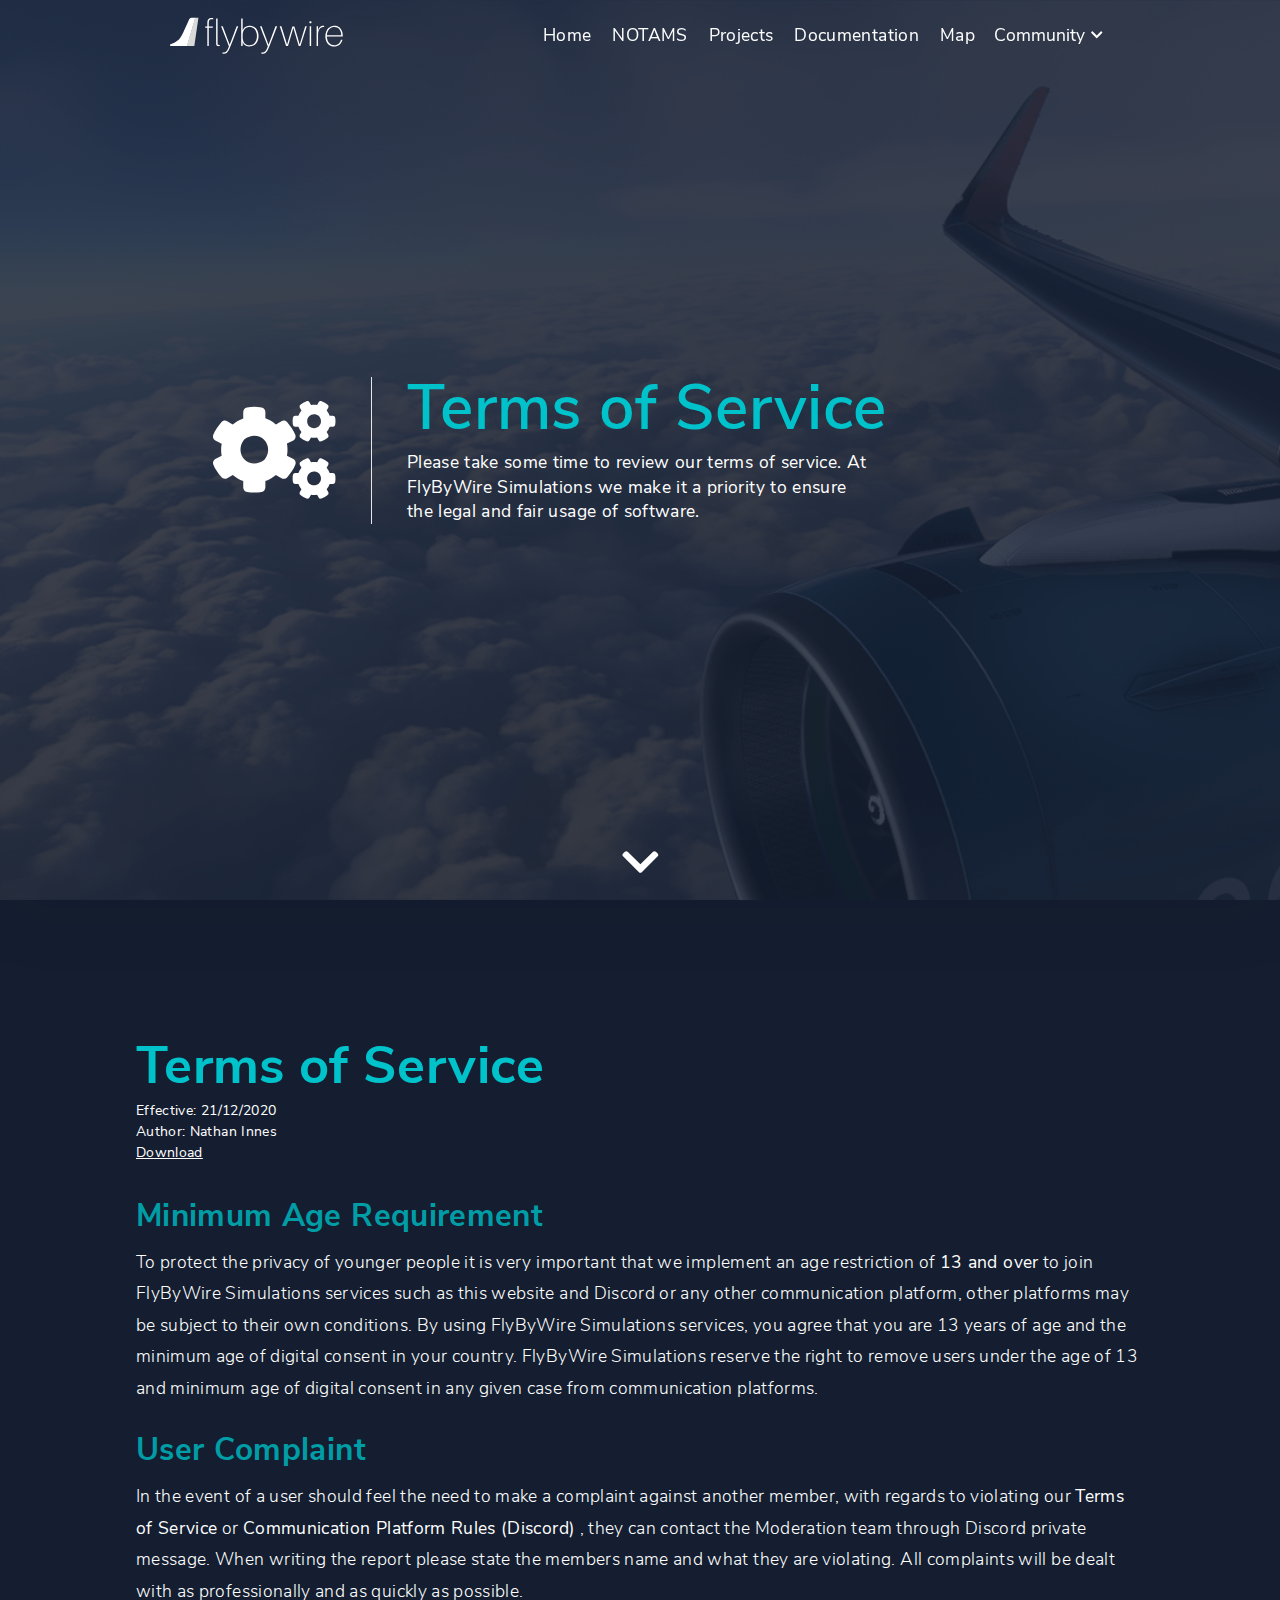
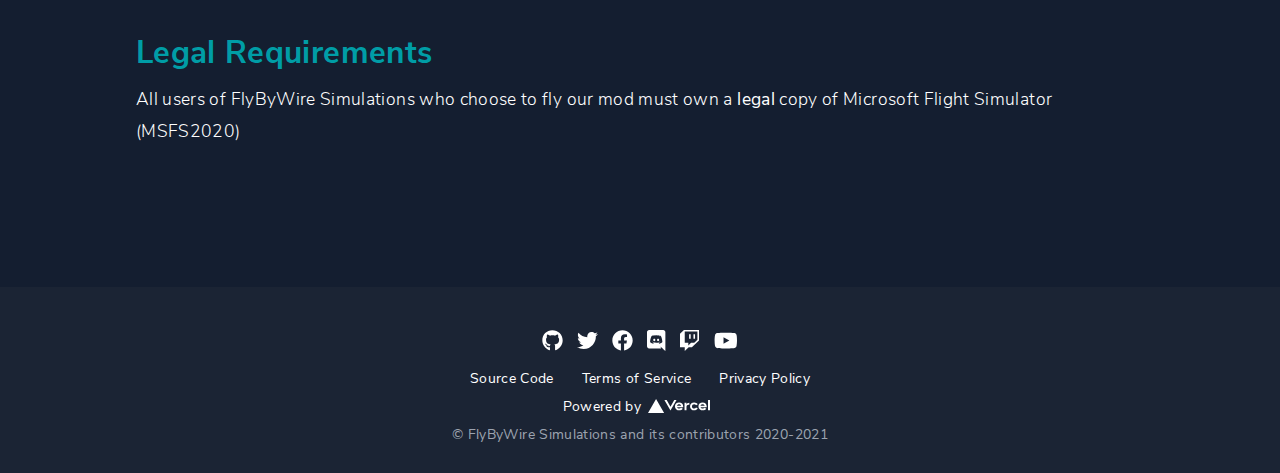
<file: tos/index.html>
<!DOCTYPE html><html lang="en"><head><meta charSet="utf-8"/><meta name="theme-color" content="#1D2838"/><meta name="description" content="Official FlyByWire Simulations website, an open-source community providing high quality addons for Microsoft Flight Simulator."/><meta name="og:title" content="FlyByWire Simulations"/><meta name="og:description" content="Official FlyByWire Simulations website, an open-source community providing high quality addons for Microsoft Flight Simulator."/><meta name="og:image" content="/A32NX_Front.jpeg"/><meta charSet="utf-8"/><meta name="viewport" content="width=device-width, initial-scale=1"/><title>FlyByWire Simulations</title><meta name="next-head-count" content="3"/><link rel="preload" href="/_next/static/css/2c35d1366ff0de5b18cd.css" as="style"/><link rel="stylesheet" href="/_next/static/css/2c35d1366ff0de5b18cd.css" data-n-g=""/><noscript data-n-css=""></noscript><link rel="preload" href="/_next/static/chunks/webpack-8264a8f8f6ae40d4523e.js" as="script"/><link rel="preload" href="/_next/static/chunks/framework-7e3d1da170e0c9fd9d66.js" as="script"/><link rel="preload" href="/_next/static/chunks/433-a71a4d45a57c11e20150.js" as="script"/><link rel="preload" href="/_next/static/chunks/168-249c2d9f5684e9b37dc4.js" as="script"/><link rel="preload" href="/_next/static/chunks/main-ce748cc025b7c7aae08d.js" as="script"/><link rel="preload" href="/_next/static/chunks/cb1608f2-84c93eedc0543169e659.js" as="script"/><link rel="preload" href="/_next/static/chunks/a9a7754c-de6f55bdb4b349d4a187.js" as="script"/><link rel="preload" href="/_next/static/chunks/497-d23b072bab6d246aa9b6.js" as="script"/><link rel="preload" href="/_next/static/chunks/pages/_app-5f421fa781544675756b.js" as="script"/><link rel="preload" href="/_next/static/chunks/pages/tos-d9090d81807c781d56ab.js" as="script"/></head><body><div id="__next"><div class="root"><nav class="fixed top-0 left-0 right-0 mx-auto py-2 z-50 transition bg-transparent"><div class="max-w-6xl mx-auto px-page"><div class="relative flex items-center justify-between h-16"><img class="subpixel-antialiased h-11 cursor-pointer" src="/svg/white/FBW-Logo-WHITE.svg" alt=""/><div class="absolute inset-y-0 right-3 flex items-center md:hidden"><a class="cursor-pointer"><svg aria-hidden="true" focusable="false" data-prefix="fas" data-icon="bars" class="svg-inline--fa fa-bars fa-w-14 fa-2x " role="img" xmlns="http://www.w3.org/2000/svg" viewBox="0 0 448 512"><path fill="currentColor" d="M16 132h416c8.837 0 16-7.163 16-16V76c0-8.837-7.163-16-16-16H16C7.163 60 0 67.163 0 76v40c0 8.837 7.163 16 16 16zm0 160h416c8.837 0 16-7.163 16-16v-40c0-8.837-7.163-16-16-16H16c-8.837 0-16 7.163-16 16v40c0 8.837 7.163 16 16 16zm0 160h416c8.837 0 16-7.163 16-16v-40c0-8.837-7.163-16-16-16H16c-8.837 0-16 7.163-16 16v40c0 8.837 7.163 16 16 16z"></path></svg></a></div><div class="flex flex-row items-center"><div class="flex flex-col hidden md:flex md:flex-row"><div class="text-xl m-2 p-1 active:text-blue-light transition-colors duration-200 hover:text-blue-light cursor-pointer">Home</div><div class="text-xl m-2 p-1 active:text-blue-light transition-colors duration-200 hover:text-blue-light cursor-pointer">NOTAMS</div><div class="text-xl m-2 p-1 active:text-blue-light transition-colors duration-200 hover:text-blue-light cursor-pointer">Projects</div><a href="https://docs.flybywiresim.com/" target="_blank" rel="noreferrer" class="text-xl m-2 p-1 active:text-blue-light transition-colors duration-200 hover:text-blue-light cursor-pointer">Documentation</a><div class="text-xl m-2 p-1 active:text-blue-light transition-colors duration-200 hover:text-blue-light cursor-pointer">Map</div><div class="relative inline-block text-left -ml-1.5"><button draggable="false" type="button" class="inline-flex w-full mt-1 px-4 py-2 text-xl hover:text-blue-light transition-colors duration-200 focus:outline-none" id="options-menu" aria-haspopup="true" aria-expanded="true">Community<svg aria-hidden="true" focusable="false" data-prefix="fas" data-icon="chevron-down" class="svg-inline--fa fa-chevron-down fa-w-14 fa-xs h-5 w-5 self-center ml-1.5" role="img" xmlns="http://www.w3.org/2000/svg" viewBox="0 0 448 512"><path fill="currentColor" d="M207.029 381.476L12.686 187.132c-9.373-9.373-9.373-24.569 0-33.941l22.667-22.667c9.357-9.357 24.522-9.375 33.901-.04L224 284.505l154.745-154.021c9.379-9.335 24.544-9.317 33.901.04l22.667 22.667c9.373 9.373 9.373 24.569 0 33.941L240.971 381.476c-9.373 9.372-24.569 9.372-33.942 0z"></path></svg></button></div></div></div></div></div><div class="flex flex-col px-page md:px-0 hidden"><div class="text-xl m-2 p-1 active:text-blue-light transition-colors duration-200 hover:text-blue-light cursor-pointer">Home</div><div class="text-xl m-2 p-1 active:text-blue-light transition-colors duration-200 hover:text-blue-light cursor-pointer">NOTAMS</div><div class="text-xl m-2 p-1 active:text-blue-light transition-colors duration-200 hover:text-blue-light cursor-pointer">Projects</div><a href="https://docs.flybywiresim.com/" target="_blank" rel="noreferrer" class="text-xl m-2 p-1 active:text-blue-light transition-colors duration-200 hover:text-blue-light cursor-pointer">Documentation</a><div class="text-xl m-2 p-1 active:text-blue-light transition-colors duration-200 hover:text-blue-light cursor-pointer">Map</div><div class="relative inline-block text-left -ml-1.5"><button draggable="false" type="button" class="inline-flex w-full mt-1 px-4 py-2 text-xl hover:text-blue-light transition-colors duration-200 focus:outline-none" id="options-menu" aria-haspopup="true" aria-expanded="true">Community<svg aria-hidden="true" focusable="false" data-prefix="fas" data-icon="chevron-down" class="svg-inline--fa fa-chevron-down fa-w-14 fa-xs h-5 w-5 self-center ml-1.5" role="img" xmlns="http://www.w3.org/2000/svg" viewBox="0 0 448 512"><path fill="currentColor" d="M207.029 381.476L12.686 187.132c-9.373-9.373-9.373-24.569 0-33.941l22.667-22.667c9.357-9.357 24.522-9.375 33.901-.04L224 284.505l154.745-154.021c9.379-9.335 24.544-9.317 33.901.04l22.667 22.667c9.373 9.373 9.373 24.569 0 33.941L240.971 381.476c-9.373 9.372-24.569 9.372-33.942 0z"></path></svg></button></div></div></nav><header><img class="relative z-0 object-cover w-screen h-screen opacity-20 shadow-2xl" src="/img/a32nxwing.png" alt=""/><div class="absolute top-0 bottom-0 z-20 w-full flex justify-center"><div class="relative my-auto xl:w-2/3 justify-center xl:justify-start text-center sm:flex sm:item-center sm:divide-x sm:space-x-10"><svg aria-hidden="true" focusable="false" data-prefix="fas" data-icon="cogs" class="svg-inline--fa fa-cogs fa-w-20 fa-7x mb-3 sm:mb-0 self-center" role="img" xmlns="http://www.w3.org/2000/svg" viewBox="0 0 640 512"><path fill="currentColor" d="M512.1 191l-8.2 14.3c-3 5.3-9.4 7.5-15.1 5.4-11.8-4.4-22.6-10.7-32.1-18.6-4.6-3.8-5.8-10.5-2.8-15.7l8.2-14.3c-6.9-8-12.3-17.3-15.9-27.4h-16.5c-6 0-11.2-4.3-12.2-10.3-2-12-2.1-24.6 0-37.1 1-6 6.2-10.4 12.2-10.4h16.5c3.6-10.1 9-19.4 15.9-27.4l-8.2-14.3c-3-5.2-1.9-11.9 2.8-15.7 9.5-7.9 20.4-14.2 32.1-18.6 5.7-2.1 12.1.1 15.1 5.4l8.2 14.3c10.5-1.9 21.2-1.9 31.7 0L552 6.3c3-5.3 9.4-7.5 15.1-5.4 11.8 4.4 22.6 10.7 32.1 18.6 4.6 3.8 5.8 10.5 2.8 15.7l-8.2 14.3c6.9 8 12.3 17.3 15.9 27.4h16.5c6 0 11.2 4.3 12.2 10.3 2 12 2.1 24.6 0 37.1-1 6-6.2 10.4-12.2 10.4h-16.5c-3.6 10.1-9 19.4-15.9 27.4l8.2 14.3c3 5.2 1.9 11.9-2.8 15.7-9.5 7.9-20.4 14.2-32.1 18.6-5.7 2.1-12.1-.1-15.1-5.4l-8.2-14.3c-10.4 1.9-21.2 1.9-31.7 0zm-10.5-58.8c38.5 29.6 82.4-14.3 52.8-52.8-38.5-29.7-82.4 14.3-52.8 52.8zM386.3 286.1l33.7 16.8c10.1 5.8 14.5 18.1 10.5 29.1-8.9 24.2-26.4 46.4-42.6 65.8-7.4 8.9-20.2 11.1-30.3 5.3l-29.1-16.8c-16 13.7-34.6 24.6-54.9 31.7v33.6c0 11.6-8.3 21.6-19.7 23.6-24.6 4.2-50.4 4.4-75.9 0-11.5-2-20-11.9-20-23.6V418c-20.3-7.2-38.9-18-54.9-31.7L74 403c-10 5.8-22.9 3.6-30.3-5.3-16.2-19.4-33.3-41.6-42.2-65.7-4-10.9.4-23.2 10.5-29.1l33.3-16.8c-3.9-20.9-3.9-42.4 0-63.4L12 205.8c-10.1-5.8-14.6-18.1-10.5-29 8.9-24.2 26-46.4 42.2-65.8 7.4-8.9 20.2-11.1 30.3-5.3l29.1 16.8c16-13.7 34.6-24.6 54.9-31.7V57.1c0-11.5 8.2-21.5 19.6-23.5 24.6-4.2 50.5-4.4 76-.1 11.5 2 20 11.9 20 23.6v33.6c20.3 7.2 38.9 18 54.9 31.7l29.1-16.8c10-5.8 22.9-3.6 30.3 5.3 16.2 19.4 33.2 41.6 42.1 65.8 4 10.9.1 23.2-10 29.1l-33.7 16.8c3.9 21 3.9 42.5 0 63.5zm-117.6 21.1c59.2-77-28.7-164.9-105.7-105.7-59.2 77 28.7 164.9 105.7 105.7zm243.4 182.7l-8.2 14.3c-3 5.3-9.4 7.5-15.1 5.4-11.8-4.4-22.6-10.7-32.1-18.6-4.6-3.8-5.8-10.5-2.8-15.7l8.2-14.3c-6.9-8-12.3-17.3-15.9-27.4h-16.5c-6 0-11.2-4.3-12.2-10.3-2-12-2.1-24.6 0-37.1 1-6 6.2-10.4 12.2-10.4h16.5c3.6-10.1 9-19.4 15.9-27.4l-8.2-14.3c-3-5.2-1.9-11.9 2.8-15.7 9.5-7.9 20.4-14.2 32.1-18.6 5.7-2.1 12.1.1 15.1 5.4l8.2 14.3c10.5-1.9 21.2-1.9 31.7 0l8.2-14.3c3-5.3 9.4-7.5 15.1-5.4 11.8 4.4 22.6 10.7 32.1 18.6 4.6 3.8 5.8 10.5 2.8 15.7l-8.2 14.3c6.9 8 12.3 17.3 15.9 27.4h16.5c6 0 11.2 4.3 12.2 10.3 2 12 2.1 24.6 0 37.1-1 6-6.2 10.4-12.2 10.4h-16.5c-3.6 10.1-9 19.4-15.9 27.4l8.2 14.3c3 5.2 1.9 11.9-2.8 15.7-9.5 7.9-20.4 14.2-32.1 18.6-5.7 2.1-12.1-.1-15.1-5.4l-8.2-14.3c-10.4 1.9-21.2 1.9-31.7 0zM501.6 431c38.5 29.6 82.4-14.3 52.8-52.8-38.5-29.6-82.4 14.3-52.8 52.8z"></path></svg><div class="sm:space-x-10 mx-auto text-center md:text-left w-7/12"><div class="w-full divide-y divide-gray-400 sm:ml-10 space-y-2"><h1 class="text-4xl md:text-7xl text-blue-light sm:text-8xl font-medium">Terms of Service</h1></div><p class="text-xl mt-3">Please take some time to review our terms of service. At FlyByWire Simulations we make it a priority to ensure the legal and fair usage of software.</p></div></div><svg aria-hidden="true" focusable="false" data-prefix="fas" data-icon="chevron-down" class="svg-inline--fa fa-chevron-down fa-w-14 fa-3x absolute animate-bounce bottom-5 cursor-pointer" role="img" xmlns="http://www.w3.org/2000/svg" viewBox="0 0 448 512"><path fill="currentColor" d="M207.029 381.476L12.686 187.132c-9.373-9.373-9.373-24.569 0-33.941l22.667-22.667c9.357-9.357 24.522-9.375 33.901-.04L224 284.505l154.745-154.021c9.379-9.335 24.544-9.317 33.901.04l22.667 22.667c9.373 9.373 9.373 24.569 0 33.941L240.971 381.476c-9.373 9.372-24.569 9.372-33.942 0z"></path></svg></div></header><div></div><article class="w-full md:mx-auto px-20 xl:px-0 my-40 max-w-6xl"><h1 class="mt-40 text-6xl text-blue-light font-semibold">Terms of Service</h1><div class="mt-2"><p>Effective: 21/12/2020</p><p>Author: Nathan Innes</p></div><div class="w-0"><a class="hover:text-blue-light underline" href="https://github.com/flybywiresim/manuals/raw/master/pdf/Terms%20of%20Service.pdf" target="_blank" rel="noreferrer"><p>Download</p></a></div><div class="mt-10 "><h1 class="text-4xl text-blue-light-contrast font-semibold">Minimum Age Requirement</h1><p class="text-xl mt-4 leading-9 font-light">To protect the privacy of younger people it is very important that we implement an age restriction of<!-- --> <b>13 and over</b> <!-- -->to join FlyByWire Simulations services such as this website and Discord or any other communication platform, other platforms may be subject to their own conditions. By using FlyByWire Simulations services, you agree that you are 13 years of age and the minimum age of digital consent in your country. FlyByWire Simulations reserve the right to remove users under the age of 13 and minimum age of digital consent in any given case from communication platforms.</p><h1 class="text-4xl mt-8 text-blue-light-contrast font-semibold">User Complaint</h1><p class="text-xl mt-4 leading-9 font-light">In the event of a user should feel the need to make a complaint against another member, with regards to violating our<!-- --> <b>Terms of Service</b> <!-- -->or<!-- --> <b>Communication Platform Rules (Discord)</b> <!-- -->, they can contact the Moderation team through Discord private message. When writing the report please state the members name and what they are violating. All complaints will be dealt with as professionally and as quickly as possible.</p><h1 class="text-4xl mt-8 text-blue-light-contrast font-semibold">Legal Requirements</h1><p class="text-xl mt-4 leading-9 font-light">All users of FlyByWire Simulations who choose to fly our mod must own a<!-- --> <b>legal</b> <!-- -->copy of Microsoft Flight Simulator (MSFS2020)</p></div></article><footer class="relative bg-blue-dark w-full px-10 py-8 z-30"><div class="flex flex-row justify-center"><div class="flex flex-col"><div class="flex flex-col-3 py-4 text-lg mx-auto"><a href="https://github.com/flybywiresim" target="_blank" rel="noreferrer"><svg aria-hidden="true" focusable="false" data-prefix="fab" data-icon="github" class="svg-inline--fa fa-github fa-w-16 fa-lg mx-2 hover:text-blue-light duration-100" role="img" xmlns="http://www.w3.org/2000/svg" viewBox="0 0 496 512"><path fill="currentColor" d="M165.9 397.4c0 2-2.3 3.6-5.2 3.6-3.3.3-5.6-1.3-5.6-3.6 0-2 2.3-3.6 5.2-3.6 3-.3 5.6 1.3 5.6 3.6zm-31.1-4.5c-.7 2 1.3 4.3 4.3 4.9 2.6 1 5.6 0 6.2-2s-1.3-4.3-4.3-5.2c-2.6-.7-5.5.3-6.2 2.3zm44.2-1.7c-2.9.7-4.9 2.6-4.6 4.9.3 2 2.9 3.3 5.9 2.6 2.9-.7 4.9-2.6 4.6-4.6-.3-1.9-3-3.2-5.9-2.9zM244.8 8C106.1 8 0 113.3 0 252c0 110.9 69.8 205.8 169.5 239.2 12.8 2.3 17.3-5.6 17.3-12.1 0-6.2-.3-40.4-.3-61.4 0 0-70 15-84.7-29.8 0 0-11.4-29.1-27.8-36.6 0 0-22.9-15.7 1.6-15.4 0 0 24.9 2 38.6 25.8 21.9 38.6 58.6 27.5 72.9 20.9 2.3-16 8.8-27.1 16-33.7-55.9-6.2-112.3-14.3-112.3-110.5 0-27.5 7.6-41.3 23.6-58.9-2.6-6.5-11.1-33.3 2.6-67.9 20.9-6.5 69 27 69 27 20-5.6 41.5-8.5 62.8-8.5s42.8 2.9 62.8 8.5c0 0 48.1-33.6 69-27 13.7 34.7 5.2 61.4 2.6 67.9 16 17.7 25.8 31.5 25.8 58.9 0 96.5-58.9 104.2-114.8 110.5 9.2 7.9 17 22.9 17 46.4 0 33.7-.3 75.4-.3 83.6 0 6.5 4.6 14.4 17.3 12.1C428.2 457.8 496 362.9 496 252 496 113.3 383.5 8 244.8 8zM97.2 352.9c-1.3 1-1 3.3.7 5.2 1.6 1.6 3.9 2.3 5.2 1 1.3-1 1-3.3-.7-5.2-1.6-1.6-3.9-2.3-5.2-1zm-10.8-8.1c-.7 1.3.3 2.9 2.3 3.9 1.6 1 3.6.7 4.3-.7.7-1.3-.3-2.9-2.3-3.9-2-.6-3.6-.3-4.3.7zm32.4 35.6c-1.6 1.3-1 4.3 1.3 6.2 2.3 2.3 5.2 2.6 6.5 1 1.3-1.3.7-4.3-1.3-6.2-2.2-2.3-5.2-2.6-6.5-1zm-11.4-14.7c-1.6 1-1.6 3.6 0 5.9 1.6 2.3 4.3 3.3 5.6 2.3 1.6-1.3 1.6-3.9 0-6.2-1.4-2.3-4-3.3-5.6-2z"></path></svg></a><a href="https://twitter.com/FlyByWireSim" target="_blank" rel="noreferrer"><svg aria-hidden="true" focusable="false" data-prefix="fab" data-icon="twitter" class="svg-inline--fa fa-twitter fa-w-16 fa-lg mx-2 hover:text-blue-light duration-100" role="img" xmlns="http://www.w3.org/2000/svg" viewBox="0 0 512 512"><path fill="currentColor" d="M459.37 151.716c.325 4.548.325 9.097.325 13.645 0 138.72-105.583 298.558-298.558 298.558-59.452 0-114.68-17.219-161.137-47.106 8.447.974 16.568 1.299 25.34 1.299 49.055 0 94.213-16.568 130.274-44.832-46.132-.975-84.792-31.188-98.112-72.772 6.498.974 12.995 1.624 19.818 1.624 9.421 0 18.843-1.3 27.614-3.573-48.081-9.747-84.143-51.98-84.143-102.985v-1.299c13.969 7.797 30.214 12.67 47.431 13.319-28.264-18.843-46.781-51.005-46.781-87.391 0-19.492 5.197-37.36 14.294-52.954 51.655 63.675 129.3 105.258 216.365 109.807-1.624-7.797-2.599-15.918-2.599-24.04 0-57.828 46.782-104.934 104.934-104.934 30.213 0 57.502 12.67 76.67 33.137 23.715-4.548 46.456-13.32 66.599-25.34-7.798 24.366-24.366 44.833-46.132 57.827 21.117-2.273 41.584-8.122 60.426-16.243-14.292 20.791-32.161 39.308-52.628 54.253z"></path></svg></a><a href="https://www.facebook.com/FlyByWireSimulations" target="_blank" rel="noreferrer"><svg aria-hidden="true" focusable="false" data-prefix="fab" data-icon="facebook" class="svg-inline--fa fa-facebook fa-w-16 fa-lg mx-2 hover:text-blue-light duration-100" role="img" xmlns="http://www.w3.org/2000/svg" viewBox="0 0 512 512"><path fill="currentColor" d="M504 256C504 119 393 8 256 8S8 119 8 256c0 123.78 90.69 226.38 209.25 245V327.69h-63V256h63v-54.64c0-62.15 37-96.48 93.67-96.48 27.14 0 55.52 4.84 55.52 4.84v61h-31.28c-30.8 0-40.41 19.12-40.41 38.73V256h68.78l-11 71.69h-57.78V501C413.31 482.38 504 379.78 504 256z"></path></svg></a><a href="https://discord.gg/flybywire" target="_blank" rel="noreferrer"><svg aria-hidden="true" focusable="false" data-prefix="fab" data-icon="discord" class="svg-inline--fa fa-discord fa-w-14 fa-lg mx-2 hover:text-blue-light duration-100" role="img" xmlns="http://www.w3.org/2000/svg" viewBox="0 0 448 512"><path fill="currentColor" d="M297.216 243.2c0 15.616-11.52 28.416-26.112 28.416-14.336 0-26.112-12.8-26.112-28.416s11.52-28.416 26.112-28.416c14.592 0 26.112 12.8 26.112 28.416zm-119.552-28.416c-14.592 0-26.112 12.8-26.112 28.416s11.776 28.416 26.112 28.416c14.592 0 26.112-12.8 26.112-28.416.256-15.616-11.52-28.416-26.112-28.416zM448 52.736V512c-64.494-56.994-43.868-38.128-118.784-107.776l13.568 47.36H52.48C23.552 451.584 0 428.032 0 398.848V52.736C0 23.552 23.552 0 52.48 0h343.04C424.448 0 448 23.552 448 52.736zm-72.96 242.688c0-82.432-36.864-149.248-36.864-149.248-36.864-27.648-71.936-26.88-71.936-26.88l-3.584 4.096c43.52 13.312 63.744 32.512 63.744 32.512-60.811-33.329-132.244-33.335-191.232-7.424-9.472 4.352-15.104 7.424-15.104 7.424s21.248-20.224 67.328-33.536l-2.56-3.072s-35.072-.768-71.936 26.88c0 0-36.864 66.816-36.864 149.248 0 0 21.504 37.12 78.08 38.912 0 0 9.472-11.52 17.152-21.248-32.512-9.728-44.8-30.208-44.8-30.208 3.766 2.636 9.976 6.053 10.496 6.4 43.21 24.198 104.588 32.126 159.744 8.96 8.96-3.328 18.944-8.192 29.44-15.104 0 0-12.8 20.992-46.336 30.464 7.68 9.728 16.896 20.736 16.896 20.736 56.576-1.792 78.336-38.912 78.336-38.912z"></path></svg></a><a href="https://www.twitch.tv/flybywiresimulations" target="_blank" rel="noreferrer"><svg aria-hidden="true" focusable="false" data-prefix="fab" data-icon="twitch" class="svg-inline--fa fa-twitch fa-w-16 fa-lg mx-2 hover:text-blue-light duration-100" role="img" xmlns="http://www.w3.org/2000/svg" viewBox="0 0 512 512"><path fill="currentColor" d="M391.17,103.47H352.54v109.7h38.63ZM285,103H246.37V212.75H285ZM120.83,0,24.31,91.42V420.58H140.14V512l96.53-91.42h77.25L487.69,256V0ZM449.07,237.75l-77.22,73.12H294.61l-67.6,64v-64H140.14V36.58H449.07Z"></path></svg></a><a href="https://www.youtube.com/c/FlyByWireSimulations" target="_blank" rel="noreferrer"><svg aria-hidden="true" focusable="false" data-prefix="fab" data-icon="youtube" class="svg-inline--fa fa-youtube fa-w-18 fa-lg mx-2 hover:text-blue-light duration-100" role="img" xmlns="http://www.w3.org/2000/svg" viewBox="0 0 576 512"><path fill="currentColor" d="M549.655 124.083c-6.281-23.65-24.787-42.276-48.284-48.597C458.781 64 288 64 288 64S117.22 64 74.629 75.486c-23.497 6.322-42.003 24.947-48.284 48.597-11.412 42.867-11.412 132.305-11.412 132.305s0 89.438 11.412 132.305c6.281 23.65 24.787 41.5 48.284 47.821C117.22 448 288 448 288 448s170.78 0 213.371-11.486c23.497-6.321 42.003-24.171 48.284-47.821 11.412-42.867 11.412-132.305 11.412-132.305s0-89.438-11.412-132.305zm-317.51 213.508V175.185l142.739 81.205-142.739 81.201z"></path></svg></a></div><div class="text-center"><div class="flex flex-row justify-center mx-auto space-x-8"><a class="hover:underline" href="https://github.com/flybywiresim/flybywiresim-website/" target="_blank" rel="noreferrer"><p>Source Code</p></a><div class="hover:underline cursor-pointer"><p>Terms of Service</p></div><div class="hover:underline cursor-pointer"><p>Privacy Policy</p></div></div><div class="mt-2"><a class="flex justify-center" href="https://vercel.com/?utm_source=flybywiresim&amp;utm_campaign=oss" target="_blank" rel="noreferrer">Powered by<img class="mx-2 h-4 self-center" src="/svg/vercel.svg" alt="Vercel"/></a></div><p class="text-gray-400 pt-2">© FlyByWire Simulations and its contributors 2020-2021</p></div></div></div></footer></div></div><script id="__NEXT_DATA__" type="application/json">{"props":{"pageProps":{}},"page":"/tos","query":{},"buildId":"TrXMH7P2HpEJdlIixbr7F","nextExport":true,"autoExport":true,"isFallback":false}</script><script nomodule="" src="/_next/static/chunks/polyfills-8683bd742a84c1edd48c.js"></script><script src="/_next/static/chunks/webpack-8264a8f8f6ae40d4523e.js" async=""></script><script src="/_next/static/chunks/framework-7e3d1da170e0c9fd9d66.js" async=""></script><script src="/_next/static/chunks/433-a71a4d45a57c11e20150.js" async=""></script><script src="/_next/static/chunks/168-249c2d9f5684e9b37dc4.js" async=""></script><script src="/_next/static/chunks/main-ce748cc025b7c7aae08d.js" async=""></script><script src="/_next/static/chunks/cb1608f2-84c93eedc0543169e659.js" async=""></script><script src="/_next/static/chunks/a9a7754c-de6f55bdb4b349d4a187.js" async=""></script><script src="/_next/static/chunks/497-d23b072bab6d246aa9b6.js" async=""></script><script src="/_next/static/chunks/pages/_app-5f421fa781544675756b.js" async=""></script><script src="/_next/static/chunks/pages/tos-d9090d81807c781d56ab.js" async=""></script><script src="/_next/static/TrXMH7P2HpEJdlIixbr7F/_buildManifest.js" async=""></script><script src="/_next/static/TrXMH7P2HpEJdlIixbr7F/_ssgManifest.js" async=""></script></body></html>
</file>
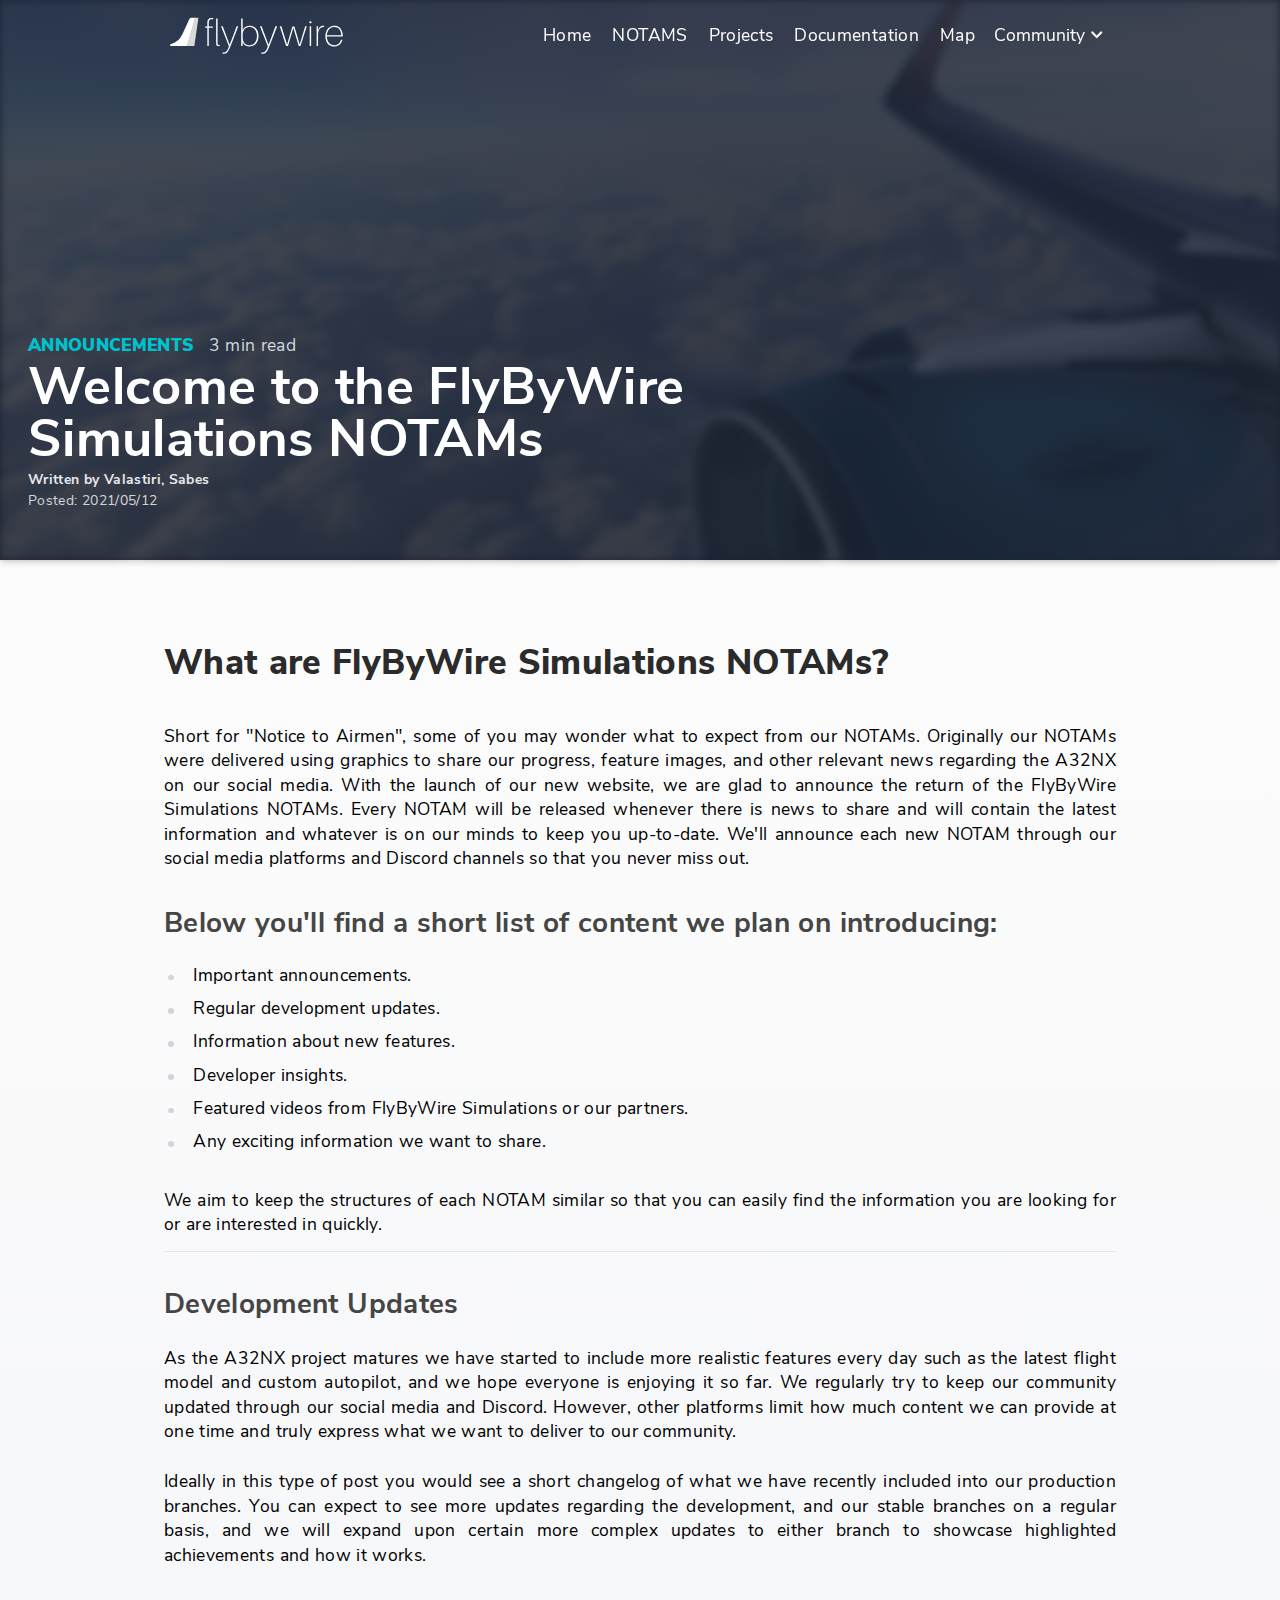
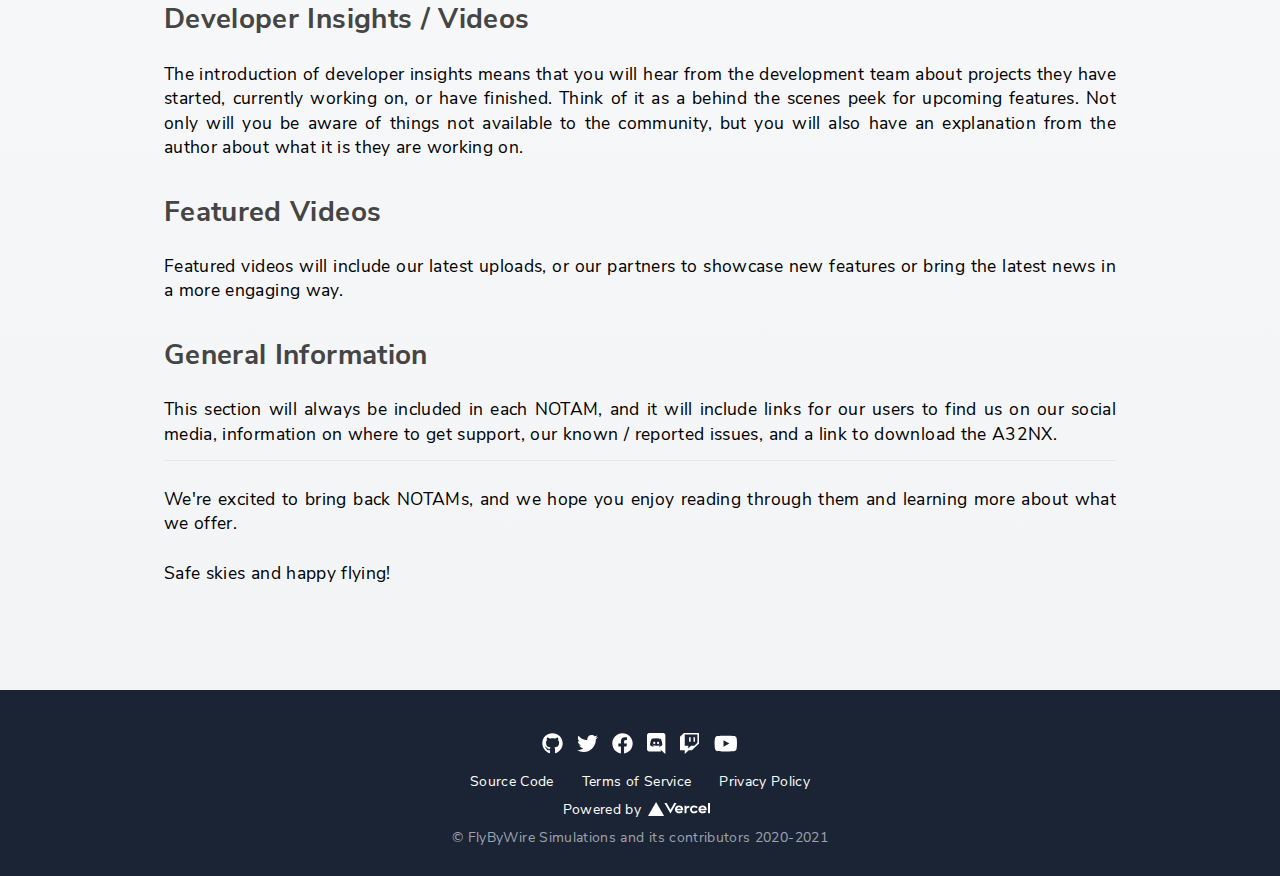
<file: notams/welcome_to_notams-2021-05-12/index.html>
<!DOCTYPE html><html lang="en"><head><meta charSet="utf-8"/><meta name="theme-color" content="#1D2838"/><meta name="description" content="Official FlyByWire Simulations website, an open-source community providing high quality addons for Microsoft Flight Simulator."/><meta name="og:title" content="FlyByWire Simulations"/><meta name="og:description" content="Official FlyByWire Simulations website, an open-source community providing high quality addons for Microsoft Flight Simulator."/><meta name="og:image" content="/A32NX_Front.jpeg"/><meta charSet="utf-8"/><meta name="viewport" content="width=device-width, initial-scale=1"/><title>FlyByWire Simulations</title><meta name="next-head-count" content="3"/><link rel="preload" href="/_next/static/css/2c35d1366ff0de5b18cd.css" as="style"/><link rel="stylesheet" href="/_next/static/css/2c35d1366ff0de5b18cd.css" data-n-g=""/><noscript data-n-css=""></noscript><link rel="preload" href="/_next/static/chunks/webpack-8264a8f8f6ae40d4523e.js" as="script"/><link rel="preload" href="/_next/static/chunks/framework-7e3d1da170e0c9fd9d66.js" as="script"/><link rel="preload" href="/_next/static/chunks/433-a71a4d45a57c11e20150.js" as="script"/><link rel="preload" href="/_next/static/chunks/168-249c2d9f5684e9b37dc4.js" as="script"/><link rel="preload" href="/_next/static/chunks/main-ce748cc025b7c7aae08d.js" as="script"/><link rel="preload" href="/_next/static/chunks/cb1608f2-84c93eedc0543169e659.js" as="script"/><link rel="preload" href="/_next/static/chunks/a9a7754c-de6f55bdb4b349d4a187.js" as="script"/><link rel="preload" href="/_next/static/chunks/497-d23b072bab6d246aa9b6.js" as="script"/><link rel="preload" href="/_next/static/chunks/pages/_app-5f421fa781544675756b.js" as="script"/><link rel="preload" href="/_next/static/chunks/pages/notams/%5Bid%5D-898595c3382449c36ee7.js" as="script"/></head><body><div id="__next"><div class="root"><nav class="fixed top-0 left-0 right-0 mx-auto py-2 z-50 transition bg-transparent"><div class="max-w-6xl mx-auto px-page"><div class="relative flex items-center justify-between h-16"><img class="subpixel-antialiased h-11 cursor-pointer" src="/svg/white/FBW-Logo-WHITE.svg" alt=""/><div class="absolute inset-y-0 right-3 flex items-center md:hidden"><a class="cursor-pointer"><svg aria-hidden="true" focusable="false" data-prefix="fas" data-icon="bars" class="svg-inline--fa fa-bars fa-w-14 fa-2x " role="img" xmlns="http://www.w3.org/2000/svg" viewBox="0 0 448 512"><path fill="currentColor" d="M16 132h416c8.837 0 16-7.163 16-16V76c0-8.837-7.163-16-16-16H16C7.163 60 0 67.163 0 76v40c0 8.837 7.163 16 16 16zm0 160h416c8.837 0 16-7.163 16-16v-40c0-8.837-7.163-16-16-16H16c-8.837 0-16 7.163-16 16v40c0 8.837 7.163 16 16 16zm0 160h416c8.837 0 16-7.163 16-16v-40c0-8.837-7.163-16-16-16H16c-8.837 0-16 7.163-16 16v40c0 8.837 7.163 16 16 16z"></path></svg></a></div><div class="flex flex-row items-center"><div class="flex flex-col hidden md:flex md:flex-row"><div class="text-xl m-2 p-1 active:text-blue-light transition-colors duration-200 hover:text-blue-light cursor-pointer">Home</div><div class="text-xl m-2 p-1 active:text-blue-light transition-colors duration-200 hover:text-blue-light cursor-pointer">NOTAMS</div><div class="text-xl m-2 p-1 active:text-blue-light transition-colors duration-200 hover:text-blue-light cursor-pointer">Projects</div><a href="https://docs.flybywiresim.com/" target="_blank" rel="noreferrer" class="text-xl m-2 p-1 active:text-blue-light transition-colors duration-200 hover:text-blue-light cursor-pointer">Documentation</a><div class="text-xl m-2 p-1 active:text-blue-light transition-colors duration-200 hover:text-blue-light cursor-pointer">Map</div><div class="relative inline-block text-left -ml-1.5"><button draggable="false" type="button" class="inline-flex w-full mt-1 px-4 py-2 text-xl hover:text-blue-light transition-colors duration-200 focus:outline-none" id="options-menu" aria-haspopup="true" aria-expanded="true">Community<svg aria-hidden="true" focusable="false" data-prefix="fas" data-icon="chevron-down" class="svg-inline--fa fa-chevron-down fa-w-14 fa-xs h-5 w-5 self-center ml-1.5" role="img" xmlns="http://www.w3.org/2000/svg" viewBox="0 0 448 512"><path fill="currentColor" d="M207.029 381.476L12.686 187.132c-9.373-9.373-9.373-24.569 0-33.941l22.667-22.667c9.357-9.357 24.522-9.375 33.901-.04L224 284.505l154.745-154.021c9.379-9.335 24.544-9.317 33.901.04l22.667 22.667c9.373 9.373 9.373 24.569 0 33.941L240.971 381.476c-9.373 9.372-24.569 9.372-33.942 0z"></path></svg></button></div></div></div></div></div><div class="flex flex-col px-page md:px-0 hidden"><div class="text-xl m-2 p-1 active:text-blue-light transition-colors duration-200 hover:text-blue-light cursor-pointer">Home</div><div class="text-xl m-2 p-1 active:text-blue-light transition-colors duration-200 hover:text-blue-light cursor-pointer">NOTAMS</div><div class="text-xl m-2 p-1 active:text-blue-light transition-colors duration-200 hover:text-blue-light cursor-pointer">Projects</div><a href="https://docs.flybywiresim.com/" target="_blank" rel="noreferrer" class="text-xl m-2 p-1 active:text-blue-light transition-colors duration-200 hover:text-blue-light cursor-pointer">Documentation</a><div class="text-xl m-2 p-1 active:text-blue-light transition-colors duration-200 hover:text-blue-light cursor-pointer">Map</div><div class="relative inline-block text-left -ml-1.5"><button draggable="false" type="button" class="inline-flex w-full mt-1 px-4 py-2 text-xl hover:text-blue-light transition-colors duration-200 focus:outline-none" id="options-menu" aria-haspopup="true" aria-expanded="true">Community<svg aria-hidden="true" focusable="false" data-prefix="fas" data-icon="chevron-down" class="svg-inline--fa fa-chevron-down fa-w-14 fa-xs h-5 w-5 self-center ml-1.5" role="img" xmlns="http://www.w3.org/2000/svg" viewBox="0 0 448 512"><path fill="currentColor" d="M207.029 381.476L12.686 187.132c-9.373-9.373-9.373-24.569 0-33.941l22.667-22.667c9.357-9.357 24.522-9.375 33.901-.04L224 284.505l154.745-154.021c9.379-9.335 24.544-9.317 33.901.04l22.667 22.667c9.373 9.373 9.373 24.569 0 33.941L240.971 381.476c-9.373 9.372-24.569 9.372-33.942 0z"></path></svg></button></div></div></nav><div class="min-h-screen w-full mx-auto bg-gradient-to-b from-white to-gray-100 pb-6"><div class="h-160 bg-blue-dark overflow-hidden shadow-md"><img draggable="false" class="absolute filter blur-sm opacity-20 w-screen h-160 object-cover" src="/img/a32nxwing.png" alt="FlyByWire Simulations"/><div class="flex flex-col relative h-160 max-w-6xl 2xl:inset-x-80 justify-end pb-8 lg:pb-14 px-page"><div class="flex flex-row items-center text-xl"><p class="text-teal-light font-black">ANNOUNCEMENTS</p><span class="text-gray-300 pl-4">3 min read</span></div><h1 class="text-6xl pt-1 font-semibold">Welcome to the FlyByWire Simulations NOTAMs</h1><div class="pt-1"><p class="text-gray-200 font-semibold">Written by <!-- -->Valastiri, Sabes</p><p class="text-gray-300">Posted: <!-- -->2021/05/12</p></div></div></div><article class="flex flex-col mx-auto px-page py-16 my-8 max-w-6xl space-y-4 text-xl text-black prose-2xl prose lg:text-justify"><h2>What are FlyByWire Simulations NOTAMs?</h2>
<p>Short for "Notice to Airmen", some of you may wonder what to expect from our NOTAMs. Originally our NOTAMs were delivered using graphics to share our progress, feature images, and other relevant news regarding the A32NX on our social media. With the launch of our new website, we are glad to announce the return of the FlyByWire Simulations NOTAMs. Every NOTAM will be released whenever there is news to share and will contain the latest information and whatever is on our minds to keep you up-to-date. We'll announce each new NOTAM through our social media platforms and Discord channels so that you never miss out.</p>
<h3>Below you'll find a short list of content we plan on introducing:</h3>
<ul>
<li>Important announcements.</li>
<li>Regular development updates.</li>
<li>Information about new features.</li>
<li>Developer insights.</li>
<li>Featured videos from FlyByWire Simulations or our partners.</li>
<li>Any exciting information we want to share.</li>
</ul>
<p>We aim to keep the structures of each NOTAM similar so that you can easily find the information you are looking for or are interested in quickly.</p>
<hr>
<h3>Development Updates</h3>
<p>As the A32NX project matures we have started to include more realistic features every day such as the latest flight model and custom autopilot, and we hope everyone is enjoying it so far. We regularly try to keep our community updated through our social media and Discord. However, other platforms limit how much content we can provide at one time and truly express what we want to deliver to our community.</p>
<p>Ideally in this type of post you would see a short changelog of what we have recently included into our production branches. You can expect to see more updates regarding the development, and our stable branches on a regular basis, and we will expand upon certain more complex updates to either branch to showcase highlighted achievements and how it works.</p>
<h3>Developer Insights / Videos</h3>
<p>The introduction of developer insights means that you will hear from the development team about projects they have started, currently working on, or have finished. Think of it as a behind the scenes peek for upcoming features. Not only will you be aware of things not available to the community, but you will also have an explanation from the author about what it is they are working on.</p>
<h3>Featured Videos</h3>
<p>Featured videos will include our latest uploads, or our partners to showcase new features or bring the latest news in a more engaging way.</p>
<h3>General Information</h3>
<p>This section will always be included in each NOTAM, and it will include links for our users to find us on our social media, information on where to get support, our known / reported issues, and a link to download the A32NX.</p>
<hr>
<p>We're excited to bring back NOTAMs, and we hope you enjoy reading through them and learning more about what we offer.</p>
<p>Safe skies and happy flying!</p>
</article></div><footer class="relative bg-blue-dark w-full px-10 py-8 z-30"><div class="flex flex-row justify-center"><div class="flex flex-col"><div class="flex flex-col-3 py-4 text-lg mx-auto"><a href="https://github.com/flybywiresim" target="_blank" rel="noreferrer"><svg aria-hidden="true" focusable="false" data-prefix="fab" data-icon="github" class="svg-inline--fa fa-github fa-w-16 fa-lg mx-2 hover:text-blue-light duration-100" role="img" xmlns="http://www.w3.org/2000/svg" viewBox="0 0 496 512"><path fill="currentColor" d="M165.9 397.4c0 2-2.3 3.6-5.2 3.6-3.3.3-5.6-1.3-5.6-3.6 0-2 2.3-3.6 5.2-3.6 3-.3 5.6 1.3 5.6 3.6zm-31.1-4.5c-.7 2 1.3 4.3 4.3 4.9 2.6 1 5.6 0 6.2-2s-1.3-4.3-4.3-5.2c-2.6-.7-5.5.3-6.2 2.3zm44.2-1.7c-2.9.7-4.9 2.6-4.6 4.9.3 2 2.9 3.3 5.9 2.6 2.9-.7 4.9-2.6 4.6-4.6-.3-1.9-3-3.2-5.9-2.9zM244.8 8C106.1 8 0 113.3 0 252c0 110.9 69.8 205.8 169.5 239.2 12.8 2.3 17.3-5.6 17.3-12.1 0-6.2-.3-40.4-.3-61.4 0 0-70 15-84.7-29.8 0 0-11.4-29.1-27.8-36.6 0 0-22.9-15.7 1.6-15.4 0 0 24.9 2 38.6 25.8 21.9 38.6 58.6 27.5 72.9 20.9 2.3-16 8.8-27.1 16-33.7-55.9-6.2-112.3-14.3-112.3-110.5 0-27.5 7.6-41.3 23.6-58.9-2.6-6.5-11.1-33.3 2.6-67.9 20.9-6.5 69 27 69 27 20-5.6 41.5-8.5 62.8-8.5s42.8 2.9 62.8 8.5c0 0 48.1-33.6 69-27 13.7 34.7 5.2 61.4 2.6 67.9 16 17.7 25.8 31.5 25.8 58.9 0 96.5-58.9 104.2-114.8 110.5 9.2 7.9 17 22.9 17 46.4 0 33.7-.3 75.4-.3 83.6 0 6.5 4.6 14.4 17.3 12.1C428.2 457.8 496 362.9 496 252 496 113.3 383.5 8 244.8 8zM97.2 352.9c-1.3 1-1 3.3.7 5.2 1.6 1.6 3.9 2.3 5.2 1 1.3-1 1-3.3-.7-5.2-1.6-1.6-3.9-2.3-5.2-1zm-10.8-8.1c-.7 1.3.3 2.9 2.3 3.9 1.6 1 3.6.7 4.3-.7.7-1.3-.3-2.9-2.3-3.9-2-.6-3.6-.3-4.3.7zm32.4 35.6c-1.6 1.3-1 4.3 1.3 6.2 2.3 2.3 5.2 2.6 6.5 1 1.3-1.3.7-4.3-1.3-6.2-2.2-2.3-5.2-2.6-6.5-1zm-11.4-14.7c-1.6 1-1.6 3.6 0 5.9 1.6 2.3 4.3 3.3 5.6 2.3 1.6-1.3 1.6-3.9 0-6.2-1.4-2.3-4-3.3-5.6-2z"></path></svg></a><a href="https://twitter.com/FlyByWireSim" target="_blank" rel="noreferrer"><svg aria-hidden="true" focusable="false" data-prefix="fab" data-icon="twitter" class="svg-inline--fa fa-twitter fa-w-16 fa-lg mx-2 hover:text-blue-light duration-100" role="img" xmlns="http://www.w3.org/2000/svg" viewBox="0 0 512 512"><path fill="currentColor" d="M459.37 151.716c.325 4.548.325 9.097.325 13.645 0 138.72-105.583 298.558-298.558 298.558-59.452 0-114.68-17.219-161.137-47.106 8.447.974 16.568 1.299 25.34 1.299 49.055 0 94.213-16.568 130.274-44.832-46.132-.975-84.792-31.188-98.112-72.772 6.498.974 12.995 1.624 19.818 1.624 9.421 0 18.843-1.3 27.614-3.573-48.081-9.747-84.143-51.98-84.143-102.985v-1.299c13.969 7.797 30.214 12.67 47.431 13.319-28.264-18.843-46.781-51.005-46.781-87.391 0-19.492 5.197-37.36 14.294-52.954 51.655 63.675 129.3 105.258 216.365 109.807-1.624-7.797-2.599-15.918-2.599-24.04 0-57.828 46.782-104.934 104.934-104.934 30.213 0 57.502 12.67 76.67 33.137 23.715-4.548 46.456-13.32 66.599-25.34-7.798 24.366-24.366 44.833-46.132 57.827 21.117-2.273 41.584-8.122 60.426-16.243-14.292 20.791-32.161 39.308-52.628 54.253z"></path></svg></a><a href="https://www.facebook.com/FlyByWireSimulations" target="_blank" rel="noreferrer"><svg aria-hidden="true" focusable="false" data-prefix="fab" data-icon="facebook" class="svg-inline--fa fa-facebook fa-w-16 fa-lg mx-2 hover:text-blue-light duration-100" role="img" xmlns="http://www.w3.org/2000/svg" viewBox="0 0 512 512"><path fill="currentColor" d="M504 256C504 119 393 8 256 8S8 119 8 256c0 123.78 90.69 226.38 209.25 245V327.69h-63V256h63v-54.64c0-62.15 37-96.48 93.67-96.48 27.14 0 55.52 4.84 55.52 4.84v61h-31.28c-30.8 0-40.41 19.12-40.41 38.73V256h68.78l-11 71.69h-57.78V501C413.31 482.38 504 379.78 504 256z"></path></svg></a><a href="https://discord.gg/flybywire" target="_blank" rel="noreferrer"><svg aria-hidden="true" focusable="false" data-prefix="fab" data-icon="discord" class="svg-inline--fa fa-discord fa-w-14 fa-lg mx-2 hover:text-blue-light duration-100" role="img" xmlns="http://www.w3.org/2000/svg" viewBox="0 0 448 512"><path fill="currentColor" d="M297.216 243.2c0 15.616-11.52 28.416-26.112 28.416-14.336 0-26.112-12.8-26.112-28.416s11.52-28.416 26.112-28.416c14.592 0 26.112 12.8 26.112 28.416zm-119.552-28.416c-14.592 0-26.112 12.8-26.112 28.416s11.776 28.416 26.112 28.416c14.592 0 26.112-12.8 26.112-28.416.256-15.616-11.52-28.416-26.112-28.416zM448 52.736V512c-64.494-56.994-43.868-38.128-118.784-107.776l13.568 47.36H52.48C23.552 451.584 0 428.032 0 398.848V52.736C0 23.552 23.552 0 52.48 0h343.04C424.448 0 448 23.552 448 52.736zm-72.96 242.688c0-82.432-36.864-149.248-36.864-149.248-36.864-27.648-71.936-26.88-71.936-26.88l-3.584 4.096c43.52 13.312 63.744 32.512 63.744 32.512-60.811-33.329-132.244-33.335-191.232-7.424-9.472 4.352-15.104 7.424-15.104 7.424s21.248-20.224 67.328-33.536l-2.56-3.072s-35.072-.768-71.936 26.88c0 0-36.864 66.816-36.864 149.248 0 0 21.504 37.12 78.08 38.912 0 0 9.472-11.52 17.152-21.248-32.512-9.728-44.8-30.208-44.8-30.208 3.766 2.636 9.976 6.053 10.496 6.4 43.21 24.198 104.588 32.126 159.744 8.96 8.96-3.328 18.944-8.192 29.44-15.104 0 0-12.8 20.992-46.336 30.464 7.68 9.728 16.896 20.736 16.896 20.736 56.576-1.792 78.336-38.912 78.336-38.912z"></path></svg></a><a href="https://www.twitch.tv/flybywiresimulations" target="_blank" rel="noreferrer"><svg aria-hidden="true" focusable="false" data-prefix="fab" data-icon="twitch" class="svg-inline--fa fa-twitch fa-w-16 fa-lg mx-2 hover:text-blue-light duration-100" role="img" xmlns="http://www.w3.org/2000/svg" viewBox="0 0 512 512"><path fill="currentColor" d="M391.17,103.47H352.54v109.7h38.63ZM285,103H246.37V212.75H285ZM120.83,0,24.31,91.42V420.58H140.14V512l96.53-91.42h77.25L487.69,256V0ZM449.07,237.75l-77.22,73.12H294.61l-67.6,64v-64H140.14V36.58H449.07Z"></path></svg></a><a href="https://www.youtube.com/c/FlyByWireSimulations" target="_blank" rel="noreferrer"><svg aria-hidden="true" focusable="false" data-prefix="fab" data-icon="youtube" class="svg-inline--fa fa-youtube fa-w-18 fa-lg mx-2 hover:text-blue-light duration-100" role="img" xmlns="http://www.w3.org/2000/svg" viewBox="0 0 576 512"><path fill="currentColor" d="M549.655 124.083c-6.281-23.65-24.787-42.276-48.284-48.597C458.781 64 288 64 288 64S117.22 64 74.629 75.486c-23.497 6.322-42.003 24.947-48.284 48.597-11.412 42.867-11.412 132.305-11.412 132.305s0 89.438 11.412 132.305c6.281 23.65 24.787 41.5 48.284 47.821C117.22 448 288 448 288 448s170.78 0 213.371-11.486c23.497-6.321 42.003-24.171 48.284-47.821 11.412-42.867 11.412-132.305 11.412-132.305s0-89.438-11.412-132.305zm-317.51 213.508V175.185l142.739 81.205-142.739 81.201z"></path></svg></a></div><div class="text-center"><div class="flex flex-row justify-center mx-auto space-x-8"><a class="hover:underline" href="https://github.com/flybywiresim/flybywiresim-website/" target="_blank" rel="noreferrer"><p>Source Code</p></a><div class="hover:underline cursor-pointer"><p>Terms of Service</p></div><div class="hover:underline cursor-pointer"><p>Privacy Policy</p></div></div><div class="mt-2"><a class="flex justify-center" href="https://vercel.com/?utm_source=flybywiresim&amp;utm_campaign=oss" target="_blank" rel="noreferrer">Powered by<img class="mx-2 h-4 self-center" src="/svg/vercel.svg" alt="Vercel"/></a></div><p class="text-gray-400 pt-2">© FlyByWire Simulations and its contributors 2020-2021</p></div></div></div></footer></div></div><script id="__NEXT_DATA__" type="application/json">{"props":{"pageProps":{"content":{"id":"welcome_to_notams-2021-05-12","contentHtml":"\u003ch2\u003eWhat are FlyByWire Simulations NOTAMs?\u003c/h2\u003e\n\u003cp\u003eShort for \"Notice to Airmen\", some of you may wonder what to expect from our NOTAMs. Originally our NOTAMs were delivered using graphics to share our progress, feature images, and other relevant news regarding the A32NX on our social media. With the launch of our new website, we are glad to announce the return of the FlyByWire Simulations NOTAMs. Every NOTAM will be released whenever there is news to share and will contain the latest information and whatever is on our minds to keep you up-to-date. We'll announce each new NOTAM through our social media platforms and Discord channels so that you never miss out.\u003c/p\u003e\n\u003ch3\u003eBelow you'll find a short list of content we plan on introducing:\u003c/h3\u003e\n\u003cul\u003e\n\u003cli\u003eImportant announcements.\u003c/li\u003e\n\u003cli\u003eRegular development updates.\u003c/li\u003e\n\u003cli\u003eInformation about new features.\u003c/li\u003e\n\u003cli\u003eDeveloper insights.\u003c/li\u003e\n\u003cli\u003eFeatured videos from FlyByWire Simulations or our partners.\u003c/li\u003e\n\u003cli\u003eAny exciting information we want to share.\u003c/li\u003e\n\u003c/ul\u003e\n\u003cp\u003eWe aim to keep the structures of each NOTAM similar so that you can easily find the information you are looking for or are interested in quickly.\u003c/p\u003e\n\u003chr\u003e\n\u003ch3\u003eDevelopment Updates\u003c/h3\u003e\n\u003cp\u003eAs the A32NX project matures we have started to include more realistic features every day such as the latest flight model and custom autopilot, and we hope everyone is enjoying it so far. We regularly try to keep our community updated through our social media and Discord. However, other platforms limit how much content we can provide at one time and truly express what we want to deliver to our community.\u003c/p\u003e\n\u003cp\u003eIdeally in this type of post you would see a short changelog of what we have recently included into our production branches. You can expect to see more updates regarding the development, and our stable branches on a regular basis, and we will expand upon certain more complex updates to either branch to showcase highlighted achievements and how it works.\u003c/p\u003e\n\u003ch3\u003eDeveloper Insights / Videos\u003c/h3\u003e\n\u003cp\u003eThe introduction of developer insights means that you will hear from the development team about projects they have started, currently working on, or have finished. Think of it as a behind the scenes peek for upcoming features. Not only will you be aware of things not available to the community, but you will also have an explanation from the author about what it is they are working on.\u003c/p\u003e\n\u003ch3\u003eFeatured Videos\u003c/h3\u003e\n\u003cp\u003eFeatured videos will include our latest uploads, or our partners to showcase new features or bring the latest news in a more engaging way.\u003c/p\u003e\n\u003ch3\u003eGeneral Information\u003c/h3\u003e\n\u003cp\u003eThis section will always be included in each NOTAM, and it will include links for our users to find us on our social media, information on where to get support, our known / reported issues, and a link to download the A32NX.\u003c/p\u003e\n\u003chr\u003e\n\u003cp\u003eWe're excited to bring back NOTAMs, and we hope you enjoy reading through them and learning more about what we offer.\u003c/p\u003e\n\u003cp\u003eSafe skies and happy flying!\u003c/p\u003e\n","readingStats":{"text":"3 min read","minutes":2.565,"time":153900,"words":513},"title":"Welcome to the FlyByWire Simulations NOTAMs","date":"2021-05-12","authors":["Valastiri","Sabes"],"category":"ANNOUNCEMENTS","metaImage":"/img/a32nxwing.png","metaAlt":"FlyByWire Simulations"}},"__N_SSG":true},"page":"/notams/[id]","query":{"id":"welcome_to_notams-2021-05-12"},"buildId":"TrXMH7P2HpEJdlIixbr7F","isFallback":false,"gsp":true}</script><script nomodule="" src="/_next/static/chunks/polyfills-8683bd742a84c1edd48c.js"></script><script src="/_next/static/chunks/webpack-8264a8f8f6ae40d4523e.js" async=""></script><script src="/_next/static/chunks/framework-7e3d1da170e0c9fd9d66.js" async=""></script><script src="/_next/static/chunks/433-a71a4d45a57c11e20150.js" async=""></script><script src="/_next/static/chunks/168-249c2d9f5684e9b37dc4.js" async=""></script><script src="/_next/static/chunks/main-ce748cc025b7c7aae08d.js" async=""></script><script src="/_next/static/chunks/cb1608f2-84c93eedc0543169e659.js" async=""></script><script src="/_next/static/chunks/a9a7754c-de6f55bdb4b349d4a187.js" async=""></script><script src="/_next/static/chunks/497-d23b072bab6d246aa9b6.js" async=""></script><script src="/_next/static/chunks/pages/_app-5f421fa781544675756b.js" async=""></script><script src="/_next/static/chunks/pages/notams/%5Bid%5D-898595c3382449c36ee7.js" async=""></script><script src="/_next/static/TrXMH7P2HpEJdlIixbr7F/_buildManifest.js" async=""></script><script src="/_next/static/TrXMH7P2HpEJdlIixbr7F/_ssgManifest.js" async=""></script></body></html>
</file>
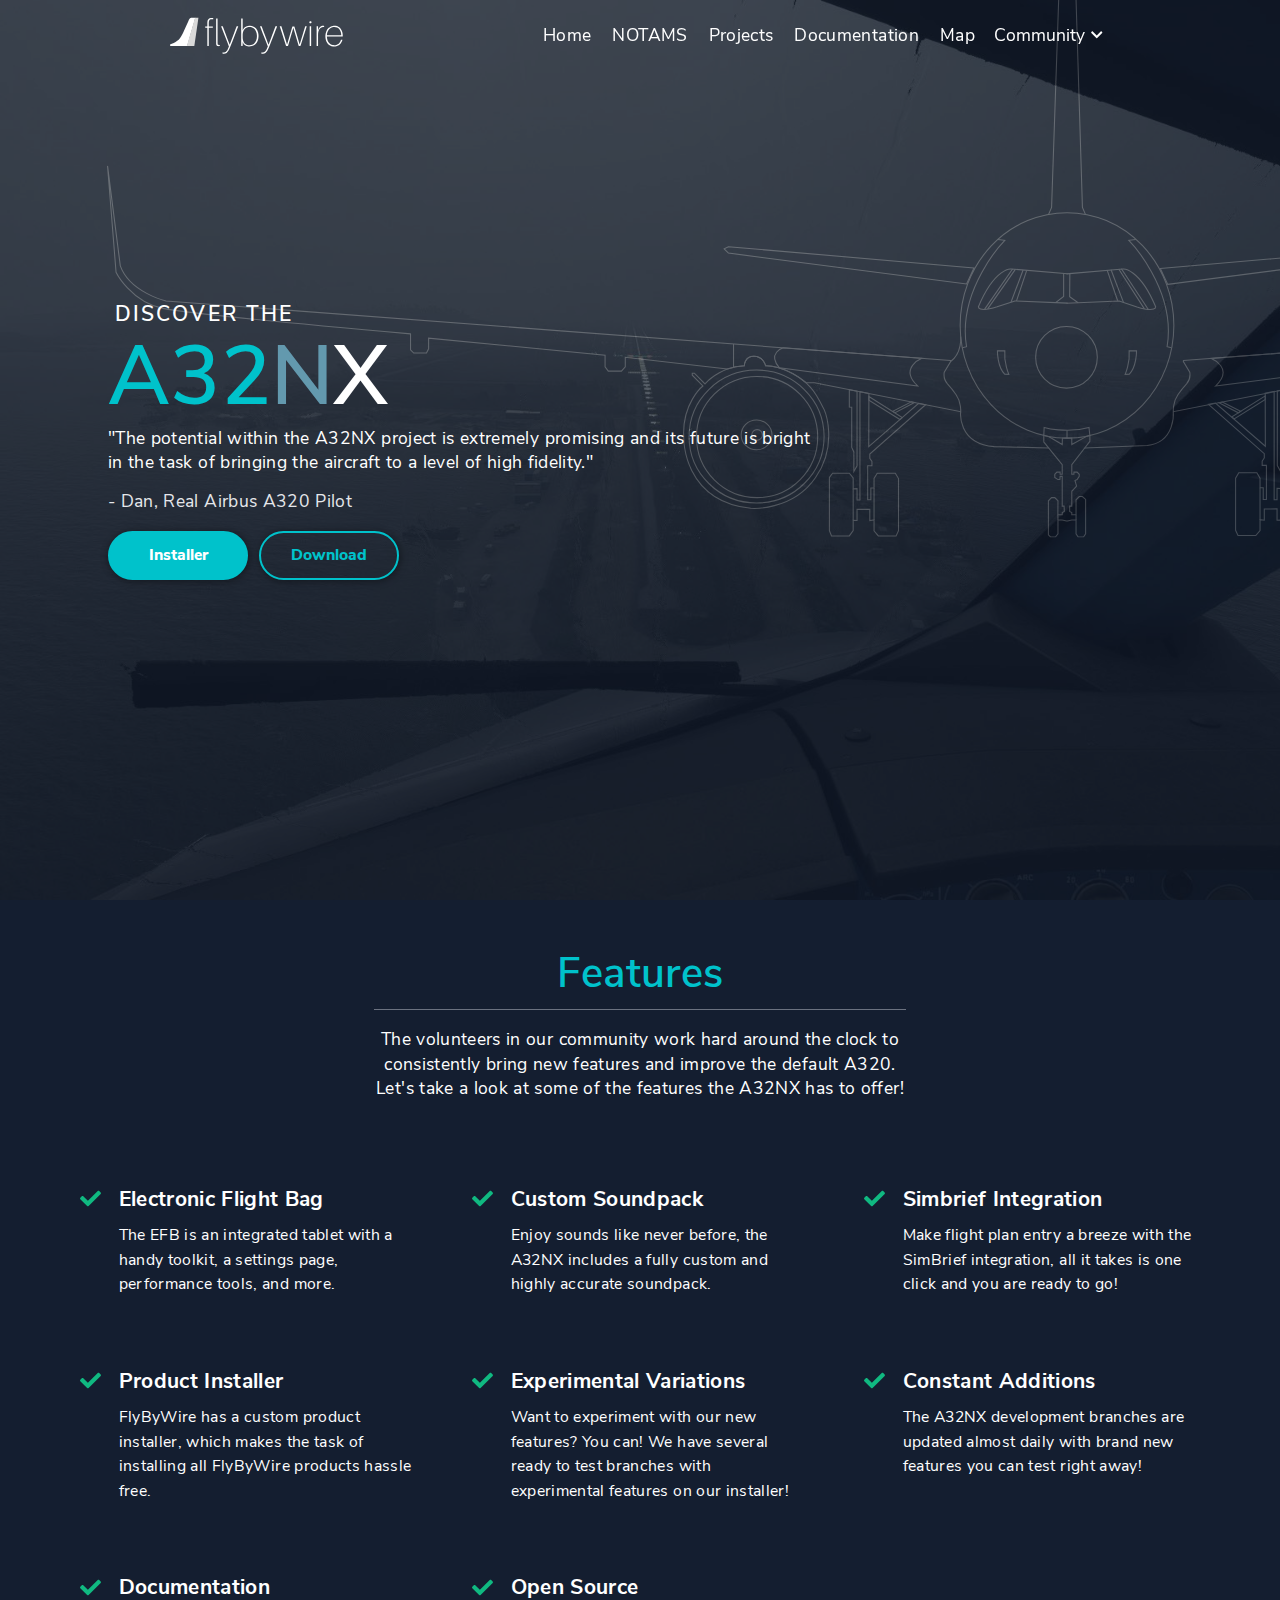
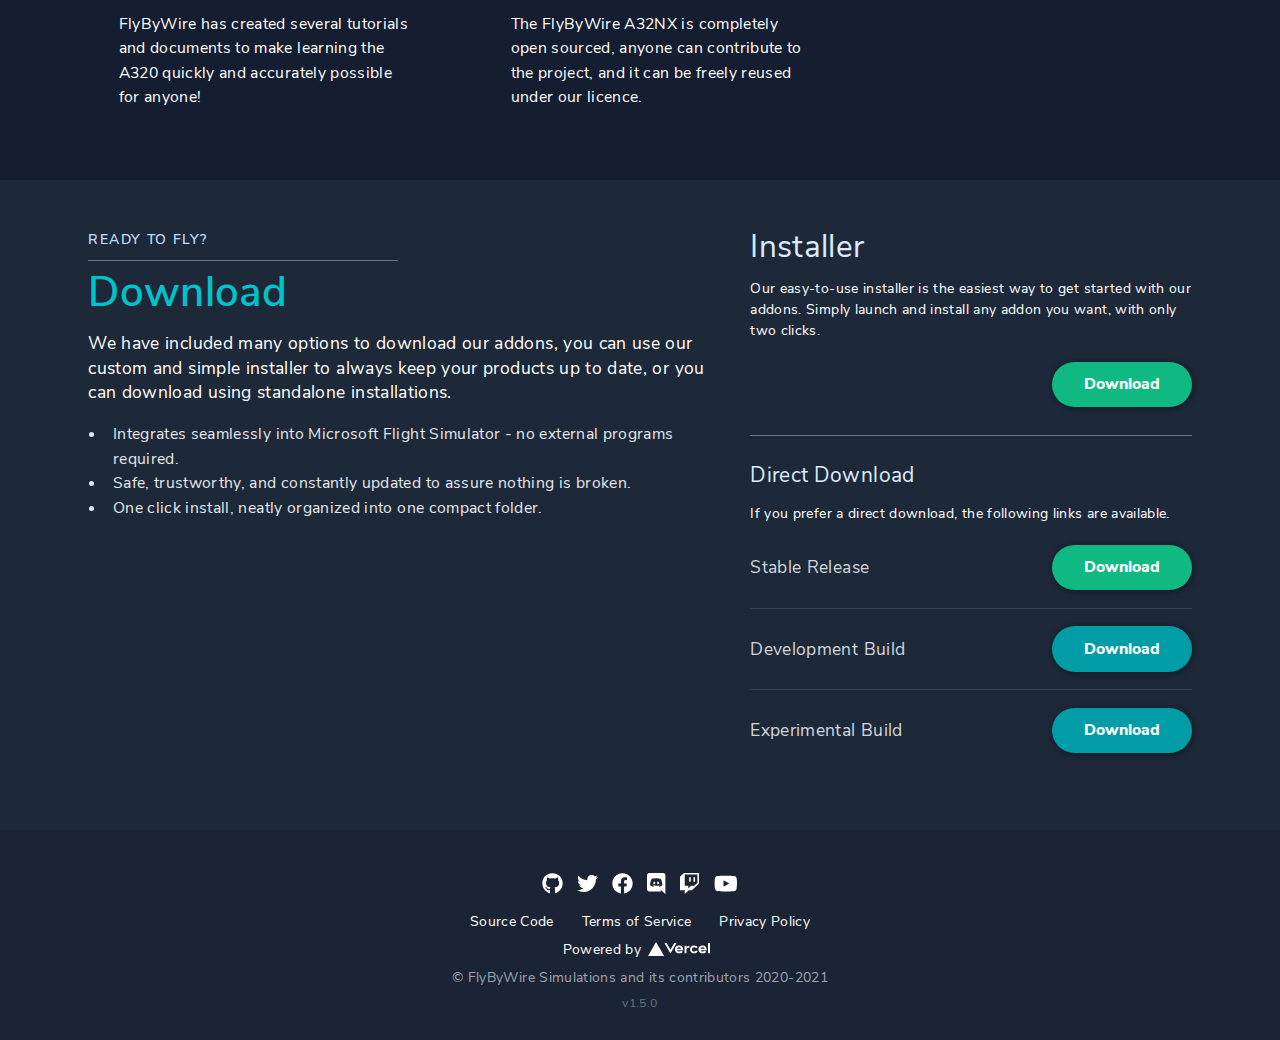
<file: a32nx.html>
<!DOCTYPE html><html lang="en"><head><meta charSet="utf-8"/><meta name="theme-color" content="#1D2838"/><meta name="description" content="Official FlyByWire Simulations website, an open-source community providing high quality addons for Microsoft Flight Simulator."/><meta name="og:title" content="FlyByWire Simulations"/><meta name="og:description" content="Official FlyByWire Simulations website, an open-source community providing high quality addons for Microsoft Flight Simulator."/><meta name="og:image" content="/A32NX_Front.jpeg"/><meta charSet="utf-8"/><meta name="viewport" content="width=device-width, initial-scale=1"/><title>FlyByWire Simulations</title><meta name="next-head-count" content="3"/><link rel="preload" href="/_next/static/css/3b17e0016e19870b7f95.css" as="style"/><link rel="stylesheet" href="/_next/static/css/3b17e0016e19870b7f95.css" data-n-g=""/><noscript data-n-css=""></noscript><link rel="preload" href="/_next/static/chunks/webpack-e7270ef11c037827b6df.js" as="script"/><link rel="preload" href="/_next/static/chunks/framework-7e3d1da170e0c9fd9d66.js" as="script"/><link rel="preload" href="/_next/static/chunks/433-cc714016fc06c3ab8e19.js" as="script"/><link rel="preload" href="/_next/static/chunks/168-249c2d9f5684e9b37dc4.js" as="script"/><link rel="preload" href="/_next/static/chunks/main-ce748cc025b7c7aae08d.js" as="script"/><link rel="preload" href="/_next/static/chunks/cb1608f2-84c93eedc0543169e659.js" as="script"/><link rel="preload" href="/_next/static/chunks/a9a7754c-de6f55bdb4b349d4a187.js" as="script"/><link rel="preload" href="/_next/static/chunks/497-d23b072bab6d246aa9b6.js" as="script"/><link rel="preload" href="/_next/static/chunks/pages/_app-b6c1f1f373496d88e999.js" as="script"/><link rel="preload" href="/_next/static/chunks/pages/a32nx-1f2546d7b93442d586b4.js" as="script"/></head><body><div id="__next"><div class="root"><nav class="fixed top-0 left-0 right-0 mx-auto py-2 z-50 transition bg-transparent"><div class="max-w-6xl mx-auto px-page"><div class="relative flex items-center justify-between h-16"><img class="subpixel-antialiased h-11 cursor-pointer" src="/svg/white/FBW-Logo-WHITE.svg" alt=""/><div class="absolute inset-y-0 right-3 flex items-center md:hidden"><a class="cursor-pointer"><svg aria-hidden="true" focusable="false" data-prefix="fas" data-icon="bars" class="svg-inline--fa fa-bars fa-w-14 fa-2x " role="img" xmlns="http://www.w3.org/2000/svg" viewBox="0 0 448 512"><path fill="currentColor" d="M16 132h416c8.837 0 16-7.163 16-16V76c0-8.837-7.163-16-16-16H16C7.163 60 0 67.163 0 76v40c0 8.837 7.163 16 16 16zm0 160h416c8.837 0 16-7.163 16-16v-40c0-8.837-7.163-16-16-16H16c-8.837 0-16 7.163-16 16v40c0 8.837 7.163 16 16 16zm0 160h416c8.837 0 16-7.163 16-16v-40c0-8.837-7.163-16-16-16H16c-8.837 0-16 7.163-16 16v40c0 8.837 7.163 16 16 16z"></path></svg></a></div><div class="flex flex-row items-center"><div class="flex flex-col hidden md:flex md:flex-row"><div class="text-xl m-2 p-1 active:text-blue-light transition-colors duration-200 hover:text-blue-light cursor-pointer">Home</div><div class="text-xl m-2 p-1 active:text-blue-light transition-colors duration-200 hover:text-blue-light cursor-pointer">NOTAMS</div><div class="text-xl m-2 p-1 active:text-blue-light transition-colors duration-200 hover:text-blue-light cursor-pointer">Projects</div><a href="https://docs.flybywiresim.com/" target="_blank" rel="noreferrer" class="text-xl m-2 p-1 active:text-blue-light transition-colors duration-200 hover:text-blue-light cursor-pointer">Documentation</a><div class="text-xl m-2 p-1 active:text-blue-light transition-colors duration-200 hover:text-blue-light cursor-pointer">Map</div><div class="relative inline-block text-left -ml-1.5"><button draggable="false" type="button" class="inline-flex w-full mt-1 px-4 py-2 text-xl hover:text-blue-light transition-colors duration-200 focus:outline-none" id="options-menu" aria-haspopup="true" aria-expanded="true">Community<svg aria-hidden="true" focusable="false" data-prefix="fas" data-icon="chevron-down" class="svg-inline--fa fa-chevron-down fa-w-14 fa-xs h-5 w-5 self-center ml-1.5" role="img" xmlns="http://www.w3.org/2000/svg" viewBox="0 0 448 512"><path fill="currentColor" d="M207.029 381.476L12.686 187.132c-9.373-9.373-9.373-24.569 0-33.941l22.667-22.667c9.357-9.357 24.522-9.375 33.901-.04L224 284.505l154.745-154.021c9.379-9.335 24.544-9.317 33.901.04l22.667 22.667c9.373 9.373 9.373 24.569 0 33.941L240.971 381.476c-9.373 9.372-24.569 9.372-33.942 0z"></path></svg></button></div></div></div></div></div><div class="flex flex-col px-page md:px-0 hidden"><div class="text-xl m-2 p-1 active:text-blue-light transition-colors duration-200 hover:text-blue-light cursor-pointer">Home</div><div class="text-xl m-2 p-1 active:text-blue-light transition-colors duration-200 hover:text-blue-light cursor-pointer">NOTAMS</div><div class="text-xl m-2 p-1 active:text-blue-light transition-colors duration-200 hover:text-blue-light cursor-pointer">Projects</div><a href="https://docs.flybywiresim.com/" target="_blank" rel="noreferrer" class="text-xl m-2 p-1 active:text-blue-light transition-colors duration-200 hover:text-blue-light cursor-pointer">Documentation</a><div class="text-xl m-2 p-1 active:text-blue-light transition-colors duration-200 hover:text-blue-light cursor-pointer">Map</div><div class="relative inline-block text-left -ml-1.5"><button draggable="false" type="button" class="inline-flex w-full mt-1 px-4 py-2 text-xl hover:text-blue-light transition-colors duration-200 focus:outline-none" id="options-menu" aria-haspopup="true" aria-expanded="true">Community<svg aria-hidden="true" focusable="false" data-prefix="fas" data-icon="chevron-down" class="svg-inline--fa fa-chevron-down fa-w-14 fa-xs h-5 w-5 self-center ml-1.5" role="img" xmlns="http://www.w3.org/2000/svg" viewBox="0 0 448 512"><path fill="currentColor" d="M207.029 381.476L12.686 187.132c-9.373-9.373-9.373-24.569 0-33.941l22.667-22.667c9.357-9.357 24.522-9.375 33.901-.04L224 284.505l154.745-154.021c9.379-9.335 24.544-9.317 33.901.04l22.667 22.667c9.373 9.373 9.373 24.569 0 33.941L240.971 381.476c-9.373 9.372-24.569 9.372-33.942 0z"></path></svg></button></div></div></nav><header class="absolute max-w-7xl mx-auto px-page inset-x-2 inset-y-1/3 z-30"><div class="flex flex-row justify-between items-end"><div><h2 class="text-2xl font-medium tracking-widest uppercase ml-2 mb-2">DISCOVER THE</h2><h1 class="text-7xl sm:text-8xl font-medium"><span class="text-blue-light">A32</span><span class="text-blue">N</span>X</h1><h1 class="w-2/3 text-xl mt-2">&quot;The potential within the A32NX project is extremely promising and its future is bright in the task of bringing the aircraft to a level of high fidelity.&quot;</h1><p class="mt-4 text-gray-200 text-xl">- Dan, Real Airbus A320 Pilot</p><div class="flex max-w-md py-5"><a href="https://api.flybywiresim.com/installer"><button type="button" class="focus:outline-none inline-flex justify-center rounded-full py-3 text-lg shadow-md-dark-contrast w-40 text-xl font-bold bg-blue-light border-2 border-blue-light transition hover:bg-white hover:text-blue-light mr-3">Installer</button></a><a href="#download"><button type="button" class="focus:outline-none inline-flex justify-center rounded-full py-3 text-lg shadow-md-dark-contrast w-40 text-xl font-bold border-2 border-blue-light text-blue-light transition hover:bg-white hover:text-blue-light">Download</button></a></div></div></div></header><img draggable="false" class="absolute hidden lg:block -right-1/3 transform scale-150 opacity-30 select-none" src="/svg/a32nx_wireframe.svg" alt=""/><img draggable="false" class="relative z-0 h-screen object-cover w-screen opacity-30 select-none" src="img/discord.jpg" alt=""/><div class="mx-auto divide-y divide-gray-500 max-w-2xl px-page mt-12 mb-20"><p class="mt-3 mb-4 pt-3 text-5xl text-center font-medium text-blue-light">Features</p><p class="pt-5 text-center text-xl">The volunteers in our community work hard around the clock to consistently bring new features and improve the default A320. Let&#x27;s take a look at some of the features the A32NX has to offer!</p></div><section class="rounded-lg mx-auto px-page py-4 max-w-screen-2xl sm:px-6 lg:px-8 pb-20"><div class="grid grid-cols-1 md:grid-cols-2 xl:grid-cols-3 2xl:grid-cols-4 max-w-max mx-auto gap-x-16 gap-y-20"><div class="max-w-prose md:w-96 flex flex-row"><svg aria-hidden="true" focusable="false" data-prefix="fas" data-icon="check" class="svg-inline--fa fa-check fa-w-16 fa-1x mb-auto mt-1 mr-5 text-green-500 text-2xl" role="img" xmlns="http://www.w3.org/2000/svg" viewBox="0 0 512 512"><path fill="currentColor" d="M173.898 439.404l-166.4-166.4c-9.997-9.997-9.997-26.206 0-36.204l36.203-36.204c9.997-9.998 26.207-9.998 36.204 0L192 312.69 432.095 72.596c9.997-9.997 26.207-9.997 36.204 0l36.203 36.204c9.997 9.997 9.997 26.206 0 36.204l-294.4 294.401c-9.998 9.997-26.207 9.997-36.204-.001z"></path></svg><div class="space-y-3"><h1 class="font-semibold text-2xl">Electronic Flight Bag</h1><p class="text-lg text-left undefined">The EFB is an integrated tablet with a handy toolkit, a settings page, performance tools, and more.</p></div></div><div class="max-w-prose md:w-96 flex flex-row"><svg aria-hidden="true" focusable="false" data-prefix="fas" data-icon="check" class="svg-inline--fa fa-check fa-w-16 fa-1x mb-auto mt-1 mr-5 text-green-500 text-2xl" role="img" xmlns="http://www.w3.org/2000/svg" viewBox="0 0 512 512"><path fill="currentColor" d="M173.898 439.404l-166.4-166.4c-9.997-9.997-9.997-26.206 0-36.204l36.203-36.204c9.997-9.998 26.207-9.998 36.204 0L192 312.69 432.095 72.596c9.997-9.997 26.207-9.997 36.204 0l36.203 36.204c9.997 9.997 9.997 26.206 0 36.204l-294.4 294.401c-9.998 9.997-26.207 9.997-36.204-.001z"></path></svg><div class="space-y-3"><h1 class="font-semibold text-2xl">Custom Soundpack</h1><p class="text-lg text-left undefined">Enjoy sounds like never before, the A32NX includes a fully custom and highly accurate soundpack.</p></div></div><div class="max-w-prose md:w-96 flex flex-row"><svg aria-hidden="true" focusable="false" data-prefix="fas" data-icon="check" class="svg-inline--fa fa-check fa-w-16 fa-1x mb-auto mt-1 mr-5 text-green-500 text-2xl" role="img" xmlns="http://www.w3.org/2000/svg" viewBox="0 0 512 512"><path fill="currentColor" d="M173.898 439.404l-166.4-166.4c-9.997-9.997-9.997-26.206 0-36.204l36.203-36.204c9.997-9.998 26.207-9.998 36.204 0L192 312.69 432.095 72.596c9.997-9.997 26.207-9.997 36.204 0l36.203 36.204c9.997 9.997 9.997 26.206 0 36.204l-294.4 294.401c-9.998 9.997-26.207 9.997-36.204-.001z"></path></svg><div class="space-y-3"><h1 class="font-semibold text-2xl">Simbrief Integration</h1><p class="text-lg text-left undefined">Make flight plan entry a breeze with the SimBrief integration, all it takes is one click and you are ready to go!</p></div></div><div class="max-w-prose md:w-96 flex flex-row"><svg aria-hidden="true" focusable="false" data-prefix="fas" data-icon="check" class="svg-inline--fa fa-check fa-w-16 fa-1x mb-auto mt-1 mr-5 text-green-500 text-2xl" role="img" xmlns="http://www.w3.org/2000/svg" viewBox="0 0 512 512"><path fill="currentColor" d="M173.898 439.404l-166.4-166.4c-9.997-9.997-9.997-26.206 0-36.204l36.203-36.204c9.997-9.998 26.207-9.998 36.204 0L192 312.69 432.095 72.596c9.997-9.997 26.207-9.997 36.204 0l36.203 36.204c9.997 9.997 9.997 26.206 0 36.204l-294.4 294.401c-9.998 9.997-26.207 9.997-36.204-.001z"></path></svg><div class="space-y-3"><h1 class="font-semibold text-2xl">Product Installer</h1><p class="text-lg text-left undefined">FlyByWire has a custom product installer, which makes the task of installing all FlyByWire products hassle free.</p></div></div><div class="max-w-prose md:w-96 flex flex-row"><svg aria-hidden="true" focusable="false" data-prefix="fas" data-icon="check" class="svg-inline--fa fa-check fa-w-16 fa-1x mb-auto mt-1 mr-5 text-green-500 text-2xl" role="img" xmlns="http://www.w3.org/2000/svg" viewBox="0 0 512 512"><path fill="currentColor" d="M173.898 439.404l-166.4-166.4c-9.997-9.997-9.997-26.206 0-36.204l36.203-36.204c9.997-9.998 26.207-9.998 36.204 0L192 312.69 432.095 72.596c9.997-9.997 26.207-9.997 36.204 0l36.203 36.204c9.997 9.997 9.997 26.206 0 36.204l-294.4 294.401c-9.998 9.997-26.207 9.997-36.204-.001z"></path></svg><div class="space-y-3"><h1 class="font-semibold text-2xl">Experimental Variations</h1><p class="text-lg text-left undefined">Want to experiment with our new features? You can! We have several ready to test branches with experimental features on our installer!</p></div></div><div class="max-w-prose md:w-96 flex flex-row"><svg aria-hidden="true" focusable="false" data-prefix="fas" data-icon="check" class="svg-inline--fa fa-check fa-w-16 fa-1x mb-auto mt-1 mr-5 text-green-500 text-2xl" role="img" xmlns="http://www.w3.org/2000/svg" viewBox="0 0 512 512"><path fill="currentColor" d="M173.898 439.404l-166.4-166.4c-9.997-9.997-9.997-26.206 0-36.204l36.203-36.204c9.997-9.998 26.207-9.998 36.204 0L192 312.69 432.095 72.596c9.997-9.997 26.207-9.997 36.204 0l36.203 36.204c9.997 9.997 9.997 26.206 0 36.204l-294.4 294.401c-9.998 9.997-26.207 9.997-36.204-.001z"></path></svg><div class="space-y-3"><h1 class="font-semibold text-2xl">Constant Additions</h1><p class="text-lg text-left undefined">The A32NX development branches are updated almost daily with brand new features you can test right away!</p></div></div><div class="max-w-prose md:w-96 flex flex-row"><svg aria-hidden="true" focusable="false" data-prefix="fas" data-icon="check" class="svg-inline--fa fa-check fa-w-16 fa-1x mb-auto mt-1 mr-5 text-green-500 text-2xl" role="img" xmlns="http://www.w3.org/2000/svg" viewBox="0 0 512 512"><path fill="currentColor" d="M173.898 439.404l-166.4-166.4c-9.997-9.997-9.997-26.206 0-36.204l36.203-36.204c9.997-9.998 26.207-9.998 36.204 0L192 312.69 432.095 72.596c9.997-9.997 26.207-9.997 36.204 0l36.203 36.204c9.997 9.997 9.997 26.206 0 36.204l-294.4 294.401c-9.998 9.997-26.207 9.997-36.204-.001z"></path></svg><div class="space-y-3"><h1 class="font-semibold text-2xl">Documentation</h1><p class="text-lg text-left undefined">FlyByWire has created several tutorials and documents to make learning the A320 quickly and accurately possible for anyone!</p></div></div><div class="max-w-prose md:w-96 flex flex-row"><svg aria-hidden="true" focusable="false" data-prefix="fas" data-icon="check" class="svg-inline--fa fa-check fa-w-16 fa-1x mb-auto mt-1 mr-5 text-green-500 text-2xl" role="img" xmlns="http://www.w3.org/2000/svg" viewBox="0 0 512 512"><path fill="currentColor" d="M173.898 439.404l-166.4-166.4c-9.997-9.997-9.997-26.206 0-36.204l36.203-36.204c9.997-9.998 26.207-9.998 36.204 0L192 312.69 432.095 72.596c9.997-9.997 26.207-9.997 36.204 0l36.203 36.204c9.997 9.997 9.997 26.206 0 36.204l-294.4 294.401c-9.998 9.997-26.207 9.997-36.204-.001z"></path></svg><div class="space-y-3"><h1 class="font-semibold text-2xl">Open Source</h1><p class="text-lg text-left undefined">The FlyByWire A32NX is completely open sourced, anyone can contribute to the project, and it can be freely reused under our licence.</p></div></div></div><div id="download"></div></section><section id="download" class="relative bg-blue-dark-contrast"><div class="w-full lg:w-11/12 2xl:w-4/6 m-auto px-10 py-14"><div class="flex flex-col lg:flex-row"><div class="w-full lg:w-3/5 lg:pr-12"><div class="text-left divide-y divide-gray-500 w-1/2 2xl:w-1/4"><h2 class="text-base font-medium tracking-widest text-blue-200 uppercase">READY TO FLY?</h2><p class="mt-3 pt-3 text-5xl font-medium text-blue-light">Download</p></div><p class="mt-5 max-w-prose text-xl">We have included many options to download our addons, you can use our custom and simple installer to always keep your products up to date, or you can download using standalone installations.</p><ul class="list-disc -m-2 pt-7 pl-5 text-lg text-gray-200"><li class="ml-2 pl-2">Integrates seamlessly into Microsoft Flight Simulator - no external programs required.</li><li class="ml-2 pl-2">Safe, trustworthy, and constantly updated to assure nothing is broken.</li><li class="ml-2 pl-2">One click install, neatly organized into one compact folder.</li></ul></div><div class="w-full lg:w-2/5 flex flex-col divide-y divide-gray-500"><div class="pt-16 lg:pt-0 pb-8"><span class="text-4xl text-blue-100">Installer</span><p class="max-w-prose mt-4 mb-6">Our easy-to-use installer is the easiest way to get started with our addons. Simply launch and install any addon you want, with only two clicks.</p><a href="https://api.flybywiresim.com/installer"><button type="button" class="focus:outline-none inline-flex justify-center rounded-full py-3 text-lg shadow-md-dark-contrast w-40 float-right bg-green-500 hover:bg-green-700 font-bold">Download</button></a></div><div class="pt-7"><span class="text-2xl text-blue-100">Direct Download</span><p class="max-w-prose mt-4 mb-6">If you prefer a direct download, the following links are available.</p><div class="divide-y divide-gray-700"><div class="flex flex-row justify-between items-center mb-5"><span class="text-xl text-gray-300">Stable Release</span><a href="https://api.flybywiresim.com/api/v1/download?url=https://flybywiresim-packages.b-cdn.net/stable/A32NX-stable.zip"><button type="button" class="focus:outline-none inline-flex justify-center rounded-full py-3 text-lg shadow-md-dark-contrast w-40 float-right bg-green-500 hover:bg-green-700 font-bold">Download</button></a></div><div class="flex flex-row justify-between items-center mb-5 pt-5"><span class="text-xl text-gray-300">Development Build</span><a href="https://api.flybywiresim.com/api/v1/download?url=https://flybywiresim-packages.b-cdn.net/vmaster/A32NX-master.zip"><button type="button" class="focus:outline-none inline-flex justify-center rounded-full py-3 text-lg shadow-md-dark-contrast w-40 float-right bg-blue-light-contrast hover:bg-blue-medium font-bold">Download</button></a></div><div class="flex flex-row justify-between items-center mb-8 pt-5"><span class="text-xl text-gray-300">Experimental Build</span><a href="https://api.flybywiresim.com/api/v1/download?url=https://flybywiresim-packages.b-cdn.net/experimental/A32NX-experimental.zip"><button type="button" class="focus:outline-none inline-flex justify-center rounded-full py-3 text-lg shadow-md-dark-contrast w-40 float-right bg-blue-light-contrast hover:bg-blue-medium font-bold">Download</button></a></div></div></div></div></div></div></section><footer class="relative bg-blue-dark w-full px-10 py-8 z-30"><div class="flex flex-row justify-center"><div class="flex flex-col"><div class="flex flex-col-3 py-4 text-lg mx-auto"><a href="https://github.com/flybywiresim" target="_blank" rel="noreferrer"><svg aria-hidden="true" focusable="false" data-prefix="fab" data-icon="github" class="svg-inline--fa fa-github fa-w-16 fa-lg mx-2 hover:text-blue-light duration-100" role="img" xmlns="http://www.w3.org/2000/svg" viewBox="0 0 496 512"><path fill="currentColor" d="M165.9 397.4c0 2-2.3 3.6-5.2 3.6-3.3.3-5.6-1.3-5.6-3.6 0-2 2.3-3.6 5.2-3.6 3-.3 5.6 1.3 5.6 3.6zm-31.1-4.5c-.7 2 1.3 4.3 4.3 4.9 2.6 1 5.6 0 6.2-2s-1.3-4.3-4.3-5.2c-2.6-.7-5.5.3-6.2 2.3zm44.2-1.7c-2.9.7-4.9 2.6-4.6 4.9.3 2 2.9 3.3 5.9 2.6 2.9-.7 4.9-2.6 4.6-4.6-.3-1.9-3-3.2-5.9-2.9zM244.8 8C106.1 8 0 113.3 0 252c0 110.9 69.8 205.8 169.5 239.2 12.8 2.3 17.3-5.6 17.3-12.1 0-6.2-.3-40.4-.3-61.4 0 0-70 15-84.7-29.8 0 0-11.4-29.1-27.8-36.6 0 0-22.9-15.7 1.6-15.4 0 0 24.9 2 38.6 25.8 21.9 38.6 58.6 27.5 72.9 20.9 2.3-16 8.8-27.1 16-33.7-55.9-6.2-112.3-14.3-112.3-110.5 0-27.5 7.6-41.3 23.6-58.9-2.6-6.5-11.1-33.3 2.6-67.9 20.9-6.5 69 27 69 27 20-5.6 41.5-8.5 62.8-8.5s42.8 2.9 62.8 8.5c0 0 48.1-33.6 69-27 13.7 34.7 5.2 61.4 2.6 67.9 16 17.7 25.8 31.5 25.8 58.9 0 96.5-58.9 104.2-114.8 110.5 9.2 7.9 17 22.9 17 46.4 0 33.7-.3 75.4-.3 83.6 0 6.5 4.6 14.4 17.3 12.1C428.2 457.8 496 362.9 496 252 496 113.3 383.5 8 244.8 8zM97.2 352.9c-1.3 1-1 3.3.7 5.2 1.6 1.6 3.9 2.3 5.2 1 1.3-1 1-3.3-.7-5.2-1.6-1.6-3.9-2.3-5.2-1zm-10.8-8.1c-.7 1.3.3 2.9 2.3 3.9 1.6 1 3.6.7 4.3-.7.7-1.3-.3-2.9-2.3-3.9-2-.6-3.6-.3-4.3.7zm32.4 35.6c-1.6 1.3-1 4.3 1.3 6.2 2.3 2.3 5.2 2.6 6.5 1 1.3-1.3.7-4.3-1.3-6.2-2.2-2.3-5.2-2.6-6.5-1zm-11.4-14.7c-1.6 1-1.6 3.6 0 5.9 1.6 2.3 4.3 3.3 5.6 2.3 1.6-1.3 1.6-3.9 0-6.2-1.4-2.3-4-3.3-5.6-2z"></path></svg></a><a href="https://twitter.com/FlyByWireSim" target="_blank" rel="noreferrer"><svg aria-hidden="true" focusable="false" data-prefix="fab" data-icon="twitter" class="svg-inline--fa fa-twitter fa-w-16 fa-lg mx-2 hover:text-blue-light duration-100" role="img" xmlns="http://www.w3.org/2000/svg" viewBox="0 0 512 512"><path fill="currentColor" d="M459.37 151.716c.325 4.548.325 9.097.325 13.645 0 138.72-105.583 298.558-298.558 298.558-59.452 0-114.68-17.219-161.137-47.106 8.447.974 16.568 1.299 25.34 1.299 49.055 0 94.213-16.568 130.274-44.832-46.132-.975-84.792-31.188-98.112-72.772 6.498.974 12.995 1.624 19.818 1.624 9.421 0 18.843-1.3 27.614-3.573-48.081-9.747-84.143-51.98-84.143-102.985v-1.299c13.969 7.797 30.214 12.67 47.431 13.319-28.264-18.843-46.781-51.005-46.781-87.391 0-19.492 5.197-37.36 14.294-52.954 51.655 63.675 129.3 105.258 216.365 109.807-1.624-7.797-2.599-15.918-2.599-24.04 0-57.828 46.782-104.934 104.934-104.934 30.213 0 57.502 12.67 76.67 33.137 23.715-4.548 46.456-13.32 66.599-25.34-7.798 24.366-24.366 44.833-46.132 57.827 21.117-2.273 41.584-8.122 60.426-16.243-14.292 20.791-32.161 39.308-52.628 54.253z"></path></svg></a><a href="https://www.facebook.com/FlyByWireSimulations" target="_blank" rel="noreferrer"><svg aria-hidden="true" focusable="false" data-prefix="fab" data-icon="facebook" class="svg-inline--fa fa-facebook fa-w-16 fa-lg mx-2 hover:text-blue-light duration-100" role="img" xmlns="http://www.w3.org/2000/svg" viewBox="0 0 512 512"><path fill="currentColor" d="M504 256C504 119 393 8 256 8S8 119 8 256c0 123.78 90.69 226.38 209.25 245V327.69h-63V256h63v-54.64c0-62.15 37-96.48 93.67-96.48 27.14 0 55.52 4.84 55.52 4.84v61h-31.28c-30.8 0-40.41 19.12-40.41 38.73V256h68.78l-11 71.69h-57.78V501C413.31 482.38 504 379.78 504 256z"></path></svg></a><a href="https://discord.gg/flybywire" target="_blank" rel="noreferrer"><svg aria-hidden="true" focusable="false" data-prefix="fab" data-icon="discord" class="svg-inline--fa fa-discord fa-w-14 fa-lg mx-2 hover:text-blue-light duration-100" role="img" xmlns="http://www.w3.org/2000/svg" viewBox="0 0 448 512"><path fill="currentColor" d="M297.216 243.2c0 15.616-11.52 28.416-26.112 28.416-14.336 0-26.112-12.8-26.112-28.416s11.52-28.416 26.112-28.416c14.592 0 26.112 12.8 26.112 28.416zm-119.552-28.416c-14.592 0-26.112 12.8-26.112 28.416s11.776 28.416 26.112 28.416c14.592 0 26.112-12.8 26.112-28.416.256-15.616-11.52-28.416-26.112-28.416zM448 52.736V512c-64.494-56.994-43.868-38.128-118.784-107.776l13.568 47.36H52.48C23.552 451.584 0 428.032 0 398.848V52.736C0 23.552 23.552 0 52.48 0h343.04C424.448 0 448 23.552 448 52.736zm-72.96 242.688c0-82.432-36.864-149.248-36.864-149.248-36.864-27.648-71.936-26.88-71.936-26.88l-3.584 4.096c43.52 13.312 63.744 32.512 63.744 32.512-60.811-33.329-132.244-33.335-191.232-7.424-9.472 4.352-15.104 7.424-15.104 7.424s21.248-20.224 67.328-33.536l-2.56-3.072s-35.072-.768-71.936 26.88c0 0-36.864 66.816-36.864 149.248 0 0 21.504 37.12 78.08 38.912 0 0 9.472-11.52 17.152-21.248-32.512-9.728-44.8-30.208-44.8-30.208 3.766 2.636 9.976 6.053 10.496 6.4 43.21 24.198 104.588 32.126 159.744 8.96 8.96-3.328 18.944-8.192 29.44-15.104 0 0-12.8 20.992-46.336 30.464 7.68 9.728 16.896 20.736 16.896 20.736 56.576-1.792 78.336-38.912 78.336-38.912z"></path></svg></a><a href="https://www.twitch.tv/flybywiresimulations" target="_blank" rel="noreferrer"><svg aria-hidden="true" focusable="false" data-prefix="fab" data-icon="twitch" class="svg-inline--fa fa-twitch fa-w-16 fa-lg mx-2 hover:text-blue-light duration-100" role="img" xmlns="http://www.w3.org/2000/svg" viewBox="0 0 512 512"><path fill="currentColor" d="M391.17,103.47H352.54v109.7h38.63ZM285,103H246.37V212.75H285ZM120.83,0,24.31,91.42V420.58H140.14V512l96.53-91.42h77.25L487.69,256V0ZM449.07,237.75l-77.22,73.12H294.61l-67.6,64v-64H140.14V36.58H449.07Z"></path></svg></a><a href="https://www.youtube.com/c/FlyByWireSimulations" target="_blank" rel="noreferrer"><svg aria-hidden="true" focusable="false" data-prefix="fab" data-icon="youtube" class="svg-inline--fa fa-youtube fa-w-18 fa-lg mx-2 hover:text-blue-light duration-100" role="img" xmlns="http://www.w3.org/2000/svg" viewBox="0 0 576 512"><path fill="currentColor" d="M549.655 124.083c-6.281-23.65-24.787-42.276-48.284-48.597C458.781 64 288 64 288 64S117.22 64 74.629 75.486c-23.497 6.322-42.003 24.947-48.284 48.597-11.412 42.867-11.412 132.305-11.412 132.305s0 89.438 11.412 132.305c6.281 23.65 24.787 41.5 48.284 47.821C117.22 448 288 448 288 448s170.78 0 213.371-11.486c23.497-6.321 42.003-24.171 48.284-47.821 11.412-42.867 11.412-132.305 11.412-132.305s0-89.438-11.412-132.305zm-317.51 213.508V175.185l142.739 81.205-142.739 81.201z"></path></svg></a></div><div class="text-center"><div class="flex flex-row justify-center mx-auto space-x-8"><a class="hover:underline" href="https://github.com/flybywiresim/flybywiresim-website/" target="_blank" rel="noreferrer"><p>Source Code</p></a><div class="hover:underline cursor-pointer"><p>Terms of Service</p></div><div class="hover:underline cursor-pointer"><p>Privacy Policy</p></div></div><div class="mt-2"><a class="flex justify-center" href="https://vercel.com/?utm_source=flybywiresim&amp;utm_campaign=oss" target="_blank" rel="noreferrer">Powered by<img class="mx-2 h-4 self-center" src="/svg/vercel.svg" alt="Vercel"/></a></div><p class="text-gray-400 pt-2">© FlyByWire Simulations and its contributors 2020-2021</p><p class="text-sm text-gray-500 pt-2">v<!-- -->1.5.0</p></div></div></div></footer></div></div><script id="__NEXT_DATA__" type="application/json">{"props":{"pageProps":{}},"page":"/a32nx","query":{},"buildId":"bF8gY_7gdfWx07BrRvaIF","nextExport":true,"autoExport":true,"isFallback":false}</script><script nomodule="" src="/_next/static/chunks/polyfills-8683bd742a84c1edd48c.js"></script><script src="/_next/static/chunks/webpack-e7270ef11c037827b6df.js" async=""></script><script src="/_next/static/chunks/framework-7e3d1da170e0c9fd9d66.js" async=""></script><script src="/_next/static/chunks/433-cc714016fc06c3ab8e19.js" async=""></script><script src="/_next/static/chunks/168-249c2d9f5684e9b37dc4.js" async=""></script><script src="/_next/static/chunks/main-ce748cc025b7c7aae08d.js" async=""></script><script src="/_next/static/chunks/cb1608f2-84c93eedc0543169e659.js" async=""></script><script src="/_next/static/chunks/a9a7754c-de6f55bdb4b349d4a187.js" async=""></script><script src="/_next/static/chunks/497-d23b072bab6d246aa9b6.js" async=""></script><script src="/_next/static/chunks/pages/_app-b6c1f1f373496d88e999.js" async=""></script><script src="/_next/static/chunks/pages/a32nx-1f2546d7b93442d586b4.js" async=""></script><script src="/_next/static/bF8gY_7gdfWx07BrRvaIF/_buildManifest.js" async=""></script><script src="/_next/static/bF8gY_7gdfWx07BrRvaIF/_ssgManifest.js" async=""></script></body></html>
</file>
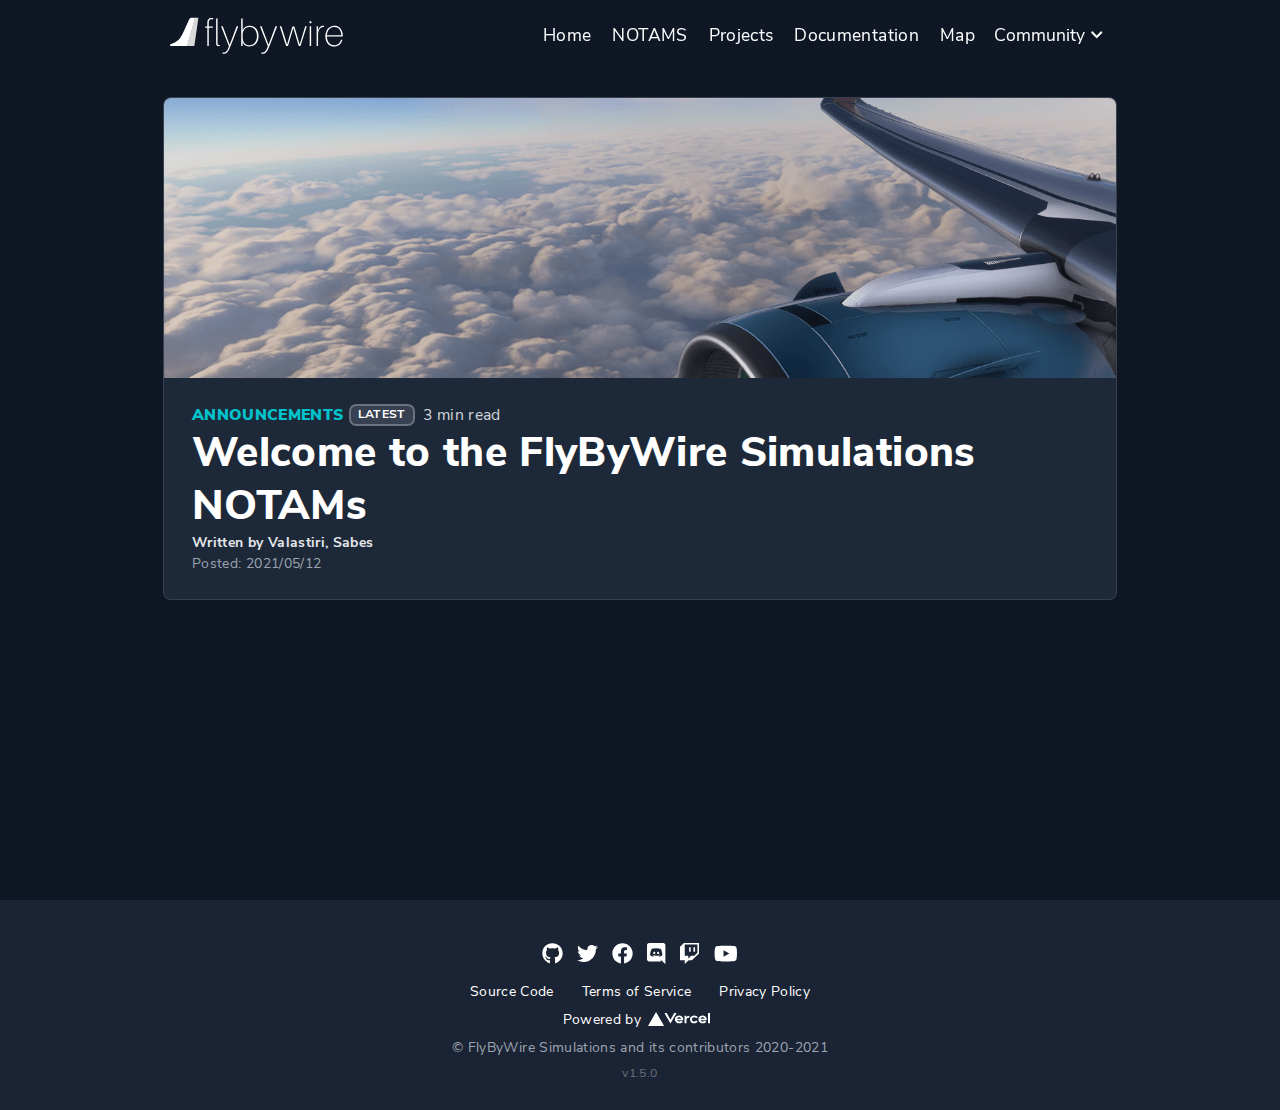
<file: notams.html>
<!DOCTYPE html><html lang="en"><head><meta charSet="utf-8"/><meta name="theme-color" content="#1D2838"/><meta name="description" content="Official FlyByWire Simulations website, an open-source community providing high quality addons for Microsoft Flight Simulator."/><meta name="og:title" content="FlyByWire Simulations"/><meta name="og:description" content="Official FlyByWire Simulations website, an open-source community providing high quality addons for Microsoft Flight Simulator."/><meta name="og:image" content="/A32NX_Front.jpeg"/><meta charSet="utf-8"/><meta name="viewport" content="width=device-width, initial-scale=1"/><title>FlyByWire Simulations</title><meta name="next-head-count" content="3"/><link rel="preload" href="/_next/static/css/3b17e0016e19870b7f95.css" as="style"/><link rel="stylesheet" href="/_next/static/css/3b17e0016e19870b7f95.css" data-n-g=""/><noscript data-n-css=""></noscript><link rel="preload" href="/_next/static/chunks/webpack-e7270ef11c037827b6df.js" as="script"/><link rel="preload" href="/_next/static/chunks/framework-7e3d1da170e0c9fd9d66.js" as="script"/><link rel="preload" href="/_next/static/chunks/433-cc714016fc06c3ab8e19.js" as="script"/><link rel="preload" href="/_next/static/chunks/168-249c2d9f5684e9b37dc4.js" as="script"/><link rel="preload" href="/_next/static/chunks/main-ce748cc025b7c7aae08d.js" as="script"/><link rel="preload" href="/_next/static/chunks/cb1608f2-84c93eedc0543169e659.js" as="script"/><link rel="preload" href="/_next/static/chunks/a9a7754c-de6f55bdb4b349d4a187.js" as="script"/><link rel="preload" href="/_next/static/chunks/497-d23b072bab6d246aa9b6.js" as="script"/><link rel="preload" href="/_next/static/chunks/pages/_app-b6c1f1f373496d88e999.js" as="script"/><link rel="preload" href="/_next/static/chunks/pages/notams-653b7e6cf6cb120737c8.js" as="script"/></head><body><div id="__next"><div class="root"><nav class="fixed top-0 left-0 right-0 mx-auto py-2 z-50 transition bg-transparent"><div class="max-w-6xl mx-auto px-page"><div class="relative flex items-center justify-between h-16"><img class="subpixel-antialiased h-11 cursor-pointer" src="/svg/white/FBW-Logo-WHITE.svg" alt=""/><div class="absolute inset-y-0 right-3 flex items-center md:hidden"><a class="cursor-pointer"><svg aria-hidden="true" focusable="false" data-prefix="fas" data-icon="bars" class="svg-inline--fa fa-bars fa-w-14 fa-2x " role="img" xmlns="http://www.w3.org/2000/svg" viewBox="0 0 448 512"><path fill="currentColor" d="M16 132h416c8.837 0 16-7.163 16-16V76c0-8.837-7.163-16-16-16H16C7.163 60 0 67.163 0 76v40c0 8.837 7.163 16 16 16zm0 160h416c8.837 0 16-7.163 16-16v-40c0-8.837-7.163-16-16-16H16c-8.837 0-16 7.163-16 16v40c0 8.837 7.163 16 16 16zm0 160h416c8.837 0 16-7.163 16-16v-40c0-8.837-7.163-16-16-16H16c-8.837 0-16 7.163-16 16v40c0 8.837 7.163 16 16 16z"></path></svg></a></div><div class="flex flex-row items-center"><div class="flex flex-col hidden md:flex md:flex-row"><div class="text-xl m-2 p-1 active:text-blue-light transition-colors duration-200 hover:text-blue-light cursor-pointer">Home</div><div class="text-xl m-2 p-1 active:text-blue-light transition-colors duration-200 hover:text-blue-light cursor-pointer">NOTAMS</div><div class="text-xl m-2 p-1 active:text-blue-light transition-colors duration-200 hover:text-blue-light cursor-pointer">Projects</div><a href="https://docs.flybywiresim.com/" target="_blank" rel="noreferrer" class="text-xl m-2 p-1 active:text-blue-light transition-colors duration-200 hover:text-blue-light cursor-pointer">Documentation</a><div class="text-xl m-2 p-1 active:text-blue-light transition-colors duration-200 hover:text-blue-light cursor-pointer">Map</div><div class="relative inline-block text-left -ml-1.5"><button draggable="false" type="button" class="inline-flex w-full mt-1 px-4 py-2 text-xl hover:text-blue-light transition-colors duration-200 focus:outline-none" id="options-menu" aria-haspopup="true" aria-expanded="true">Community<svg aria-hidden="true" focusable="false" data-prefix="fas" data-icon="chevron-down" class="svg-inline--fa fa-chevron-down fa-w-14 fa-xs h-5 w-5 self-center ml-1.5" role="img" xmlns="http://www.w3.org/2000/svg" viewBox="0 0 448 512"><path fill="currentColor" d="M207.029 381.476L12.686 187.132c-9.373-9.373-9.373-24.569 0-33.941l22.667-22.667c9.357-9.357 24.522-9.375 33.901-.04L224 284.505l154.745-154.021c9.379-9.335 24.544-9.317 33.901.04l22.667 22.667c9.373 9.373 9.373 24.569 0 33.941L240.971 381.476c-9.373 9.372-24.569 9.372-33.942 0z"></path></svg></button></div></div></div></div></div><div class="flex flex-col px-page md:px-0 hidden"><div class="text-xl m-2 p-1 active:text-blue-light transition-colors duration-200 hover:text-blue-light cursor-pointer">Home</div><div class="text-xl m-2 p-1 active:text-blue-light transition-colors duration-200 hover:text-blue-light cursor-pointer">NOTAMS</div><div class="text-xl m-2 p-1 active:text-blue-light transition-colors duration-200 hover:text-blue-light cursor-pointer">Projects</div><a href="https://docs.flybywiresim.com/" target="_blank" rel="noreferrer" class="text-xl m-2 p-1 active:text-blue-light transition-colors duration-200 hover:text-blue-light cursor-pointer">Documentation</a><div class="text-xl m-2 p-1 active:text-blue-light transition-colors duration-200 hover:text-blue-light cursor-pointer">Map</div><div class="relative inline-block text-left -ml-1.5"><button draggable="false" type="button" class="inline-flex w-full mt-1 px-4 py-2 text-xl hover:text-blue-light transition-colors duration-200 focus:outline-none" id="options-menu" aria-haspopup="true" aria-expanded="true">Community<svg aria-hidden="true" focusable="false" data-prefix="fas" data-icon="chevron-down" class="svg-inline--fa fa-chevron-down fa-w-14 fa-xs h-5 w-5 self-center ml-1.5" role="img" xmlns="http://www.w3.org/2000/svg" viewBox="0 0 448 512"><path fill="currentColor" d="M207.029 381.476L12.686 187.132c-9.373-9.373-9.373-24.569 0-33.941l22.667-22.667c9.357-9.357 24.522-9.375 33.901-.04L224 284.505l154.745-154.021c9.379-9.335 24.544-9.317 33.901.04l22.667 22.667c9.373 9.373 9.373 24.569 0 33.941L240.971 381.476c-9.373 9.372-24.569 9.372-33.942 0z"></path></svg></button></div></div></nav><section class="min-h-screen bg-midnight"><div class="max-w-4xl lg:max-w-6xl grid grid-cols-1 md:grid-cols-2 auto-rows-auto gap-8 mx-auto px-page py-14 pt-28"><div class="
                                md:col-span-2
                                bg-blue-dark-contrast
                                flex flex-col
                                rounded-lg
                                transition
                                ring-1
                                hover:ring-2
                                ring-gray-700
                                hover:shadow-lg
                                hover:ring-teal
                                overflow-hidden
                                cursor-pointer"><img class="max-h-80 object-cover" src="/img/a32nxwing.png" alt="FlyByWire Simulations"/><div class="px-page py-7"><div class="text-lg flex"><p class="text-teal-light font-black">ANNOUNCEMENTS</p><span class="ml-2 mr-1 px-1 sm:px-2 bg-gray-700 ring-2 ring-gray-500 rounded-md text-sm self-center font-semibold">LATEST</span><span class="text-gray-300 pl-2">3 min read</span></div><h1 class="text-5xl text-white font-bold leading-tight">Welcome to the FlyByWire Simulations NOTAMs</h1><div class="flex text-gray-200"><div class="flex flex-col"><p class="font-semibold">Written by<!-- --> <!-- -->Valastiri, Sabes</p><p class="text-gray-400">Posted:<!-- --> <!-- -->2021/05/12</p></div></div></div></div></div></section><footer class="relative bg-blue-dark w-full px-10 py-8 z-30"><div class="flex flex-row justify-center"><div class="flex flex-col"><div class="flex flex-col-3 py-4 text-lg mx-auto"><a href="https://github.com/flybywiresim" target="_blank" rel="noreferrer"><svg aria-hidden="true" focusable="false" data-prefix="fab" data-icon="github" class="svg-inline--fa fa-github fa-w-16 fa-lg mx-2 hover:text-blue-light duration-100" role="img" xmlns="http://www.w3.org/2000/svg" viewBox="0 0 496 512"><path fill="currentColor" d="M165.9 397.4c0 2-2.3 3.6-5.2 3.6-3.3.3-5.6-1.3-5.6-3.6 0-2 2.3-3.6 5.2-3.6 3-.3 5.6 1.3 5.6 3.6zm-31.1-4.5c-.7 2 1.3 4.3 4.3 4.9 2.6 1 5.6 0 6.2-2s-1.3-4.3-4.3-5.2c-2.6-.7-5.5.3-6.2 2.3zm44.2-1.7c-2.9.7-4.9 2.6-4.6 4.9.3 2 2.9 3.3 5.9 2.6 2.9-.7 4.9-2.6 4.6-4.6-.3-1.9-3-3.2-5.9-2.9zM244.8 8C106.1 8 0 113.3 0 252c0 110.9 69.8 205.8 169.5 239.2 12.8 2.3 17.3-5.6 17.3-12.1 0-6.2-.3-40.4-.3-61.4 0 0-70 15-84.7-29.8 0 0-11.4-29.1-27.8-36.6 0 0-22.9-15.7 1.6-15.4 0 0 24.9 2 38.6 25.8 21.9 38.6 58.6 27.5 72.9 20.9 2.3-16 8.8-27.1 16-33.7-55.9-6.2-112.3-14.3-112.3-110.5 0-27.5 7.6-41.3 23.6-58.9-2.6-6.5-11.1-33.3 2.6-67.9 20.9-6.5 69 27 69 27 20-5.6 41.5-8.5 62.8-8.5s42.8 2.9 62.8 8.5c0 0 48.1-33.6 69-27 13.7 34.7 5.2 61.4 2.6 67.9 16 17.7 25.8 31.5 25.8 58.9 0 96.5-58.9 104.2-114.8 110.5 9.2 7.9 17 22.9 17 46.4 0 33.7-.3 75.4-.3 83.6 0 6.5 4.6 14.4 17.3 12.1C428.2 457.8 496 362.9 496 252 496 113.3 383.5 8 244.8 8zM97.2 352.9c-1.3 1-1 3.3.7 5.2 1.6 1.6 3.9 2.3 5.2 1 1.3-1 1-3.3-.7-5.2-1.6-1.6-3.9-2.3-5.2-1zm-10.8-8.1c-.7 1.3.3 2.9 2.3 3.9 1.6 1 3.6.7 4.3-.7.7-1.3-.3-2.9-2.3-3.9-2-.6-3.6-.3-4.3.7zm32.4 35.6c-1.6 1.3-1 4.3 1.3 6.2 2.3 2.3 5.2 2.6 6.5 1 1.3-1.3.7-4.3-1.3-6.2-2.2-2.3-5.2-2.6-6.5-1zm-11.4-14.7c-1.6 1-1.6 3.6 0 5.9 1.6 2.3 4.3 3.3 5.6 2.3 1.6-1.3 1.6-3.9 0-6.2-1.4-2.3-4-3.3-5.6-2z"></path></svg></a><a href="https://twitter.com/FlyByWireSim" target="_blank" rel="noreferrer"><svg aria-hidden="true" focusable="false" data-prefix="fab" data-icon="twitter" class="svg-inline--fa fa-twitter fa-w-16 fa-lg mx-2 hover:text-blue-light duration-100" role="img" xmlns="http://www.w3.org/2000/svg" viewBox="0 0 512 512"><path fill="currentColor" d="M459.37 151.716c.325 4.548.325 9.097.325 13.645 0 138.72-105.583 298.558-298.558 298.558-59.452 0-114.68-17.219-161.137-47.106 8.447.974 16.568 1.299 25.34 1.299 49.055 0 94.213-16.568 130.274-44.832-46.132-.975-84.792-31.188-98.112-72.772 6.498.974 12.995 1.624 19.818 1.624 9.421 0 18.843-1.3 27.614-3.573-48.081-9.747-84.143-51.98-84.143-102.985v-1.299c13.969 7.797 30.214 12.67 47.431 13.319-28.264-18.843-46.781-51.005-46.781-87.391 0-19.492 5.197-37.36 14.294-52.954 51.655 63.675 129.3 105.258 216.365 109.807-1.624-7.797-2.599-15.918-2.599-24.04 0-57.828 46.782-104.934 104.934-104.934 30.213 0 57.502 12.67 76.67 33.137 23.715-4.548 46.456-13.32 66.599-25.34-7.798 24.366-24.366 44.833-46.132 57.827 21.117-2.273 41.584-8.122 60.426-16.243-14.292 20.791-32.161 39.308-52.628 54.253z"></path></svg></a><a href="https://www.facebook.com/FlyByWireSimulations" target="_blank" rel="noreferrer"><svg aria-hidden="true" focusable="false" data-prefix="fab" data-icon="facebook" class="svg-inline--fa fa-facebook fa-w-16 fa-lg mx-2 hover:text-blue-light duration-100" role="img" xmlns="http://www.w3.org/2000/svg" viewBox="0 0 512 512"><path fill="currentColor" d="M504 256C504 119 393 8 256 8S8 119 8 256c0 123.78 90.69 226.38 209.25 245V327.69h-63V256h63v-54.64c0-62.15 37-96.48 93.67-96.48 27.14 0 55.52 4.84 55.52 4.84v61h-31.28c-30.8 0-40.41 19.12-40.41 38.73V256h68.78l-11 71.69h-57.78V501C413.31 482.38 504 379.78 504 256z"></path></svg></a><a href="https://discord.gg/flybywire" target="_blank" rel="noreferrer"><svg aria-hidden="true" focusable="false" data-prefix="fab" data-icon="discord" class="svg-inline--fa fa-discord fa-w-14 fa-lg mx-2 hover:text-blue-light duration-100" role="img" xmlns="http://www.w3.org/2000/svg" viewBox="0 0 448 512"><path fill="currentColor" d="M297.216 243.2c0 15.616-11.52 28.416-26.112 28.416-14.336 0-26.112-12.8-26.112-28.416s11.52-28.416 26.112-28.416c14.592 0 26.112 12.8 26.112 28.416zm-119.552-28.416c-14.592 0-26.112 12.8-26.112 28.416s11.776 28.416 26.112 28.416c14.592 0 26.112-12.8 26.112-28.416.256-15.616-11.52-28.416-26.112-28.416zM448 52.736V512c-64.494-56.994-43.868-38.128-118.784-107.776l13.568 47.36H52.48C23.552 451.584 0 428.032 0 398.848V52.736C0 23.552 23.552 0 52.48 0h343.04C424.448 0 448 23.552 448 52.736zm-72.96 242.688c0-82.432-36.864-149.248-36.864-149.248-36.864-27.648-71.936-26.88-71.936-26.88l-3.584 4.096c43.52 13.312 63.744 32.512 63.744 32.512-60.811-33.329-132.244-33.335-191.232-7.424-9.472 4.352-15.104 7.424-15.104 7.424s21.248-20.224 67.328-33.536l-2.56-3.072s-35.072-.768-71.936 26.88c0 0-36.864 66.816-36.864 149.248 0 0 21.504 37.12 78.08 38.912 0 0 9.472-11.52 17.152-21.248-32.512-9.728-44.8-30.208-44.8-30.208 3.766 2.636 9.976 6.053 10.496 6.4 43.21 24.198 104.588 32.126 159.744 8.96 8.96-3.328 18.944-8.192 29.44-15.104 0 0-12.8 20.992-46.336 30.464 7.68 9.728 16.896 20.736 16.896 20.736 56.576-1.792 78.336-38.912 78.336-38.912z"></path></svg></a><a href="https://www.twitch.tv/flybywiresimulations" target="_blank" rel="noreferrer"><svg aria-hidden="true" focusable="false" data-prefix="fab" data-icon="twitch" class="svg-inline--fa fa-twitch fa-w-16 fa-lg mx-2 hover:text-blue-light duration-100" role="img" xmlns="http://www.w3.org/2000/svg" viewBox="0 0 512 512"><path fill="currentColor" d="M391.17,103.47H352.54v109.7h38.63ZM285,103H246.37V212.75H285ZM120.83,0,24.31,91.42V420.58H140.14V512l96.53-91.42h77.25L487.69,256V0ZM449.07,237.75l-77.22,73.12H294.61l-67.6,64v-64H140.14V36.58H449.07Z"></path></svg></a><a href="https://www.youtube.com/c/FlyByWireSimulations" target="_blank" rel="noreferrer"><svg aria-hidden="true" focusable="false" data-prefix="fab" data-icon="youtube" class="svg-inline--fa fa-youtube fa-w-18 fa-lg mx-2 hover:text-blue-light duration-100" role="img" xmlns="http://www.w3.org/2000/svg" viewBox="0 0 576 512"><path fill="currentColor" d="M549.655 124.083c-6.281-23.65-24.787-42.276-48.284-48.597C458.781 64 288 64 288 64S117.22 64 74.629 75.486c-23.497 6.322-42.003 24.947-48.284 48.597-11.412 42.867-11.412 132.305-11.412 132.305s0 89.438 11.412 132.305c6.281 23.65 24.787 41.5 48.284 47.821C117.22 448 288 448 288 448s170.78 0 213.371-11.486c23.497-6.321 42.003-24.171 48.284-47.821 11.412-42.867 11.412-132.305 11.412-132.305s0-89.438-11.412-132.305zm-317.51 213.508V175.185l142.739 81.205-142.739 81.201z"></path></svg></a></div><div class="text-center"><div class="flex flex-row justify-center mx-auto space-x-8"><a class="hover:underline" href="https://github.com/flybywiresim/flybywiresim-website/" target="_blank" rel="noreferrer"><p>Source Code</p></a><div class="hover:underline cursor-pointer"><p>Terms of Service</p></div><div class="hover:underline cursor-pointer"><p>Privacy Policy</p></div></div><div class="mt-2"><a class="flex justify-center" href="https://vercel.com/?utm_source=flybywiresim&amp;utm_campaign=oss" target="_blank" rel="noreferrer">Powered by<img class="mx-2 h-4 self-center" src="/svg/vercel.svg" alt="Vercel"/></a></div><p class="text-gray-400 pt-2">© FlyByWire Simulations and its contributors 2020-2021</p><p class="text-sm text-gray-500 pt-2">v<!-- -->1.5.0</p></div></div></div></footer></div></div><script id="__NEXT_DATA__" type="application/json">{"props":{"pageProps":{"listings":[{"id":"welcome_to_notams-2021-05-12","readingStats":{"text":"3 min read","minutes":2.565,"time":153900,"words":513},"title":"Welcome to the FlyByWire Simulations NOTAMs","date":"2021-05-12","authors":["Valastiri","Sabes"],"category":"ANNOUNCEMENTS","metaImage":"/img/a32nxwing.png","metaAlt":"FlyByWire Simulations"}]},"__N_SSG":true},"page":"/notams","query":{},"buildId":"bF8gY_7gdfWx07BrRvaIF","isFallback":false,"gsp":true}</script><script nomodule="" src="/_next/static/chunks/polyfills-8683bd742a84c1edd48c.js"></script><script src="/_next/static/chunks/webpack-e7270ef11c037827b6df.js" async=""></script><script src="/_next/static/chunks/framework-7e3d1da170e0c9fd9d66.js" async=""></script><script src="/_next/static/chunks/433-cc714016fc06c3ab8e19.js" async=""></script><script src="/_next/static/chunks/168-249c2d9f5684e9b37dc4.js" async=""></script><script src="/_next/static/chunks/main-ce748cc025b7c7aae08d.js" async=""></script><script src="/_next/static/chunks/cb1608f2-84c93eedc0543169e659.js" async=""></script><script src="/_next/static/chunks/a9a7754c-de6f55bdb4b349d4a187.js" async=""></script><script src="/_next/static/chunks/497-d23b072bab6d246aa9b6.js" async=""></script><script src="/_next/static/chunks/pages/_app-b6c1f1f373496d88e999.js" async=""></script><script src="/_next/static/chunks/pages/notams-653b7e6cf6cb120737c8.js" async=""></script><script src="/_next/static/bF8gY_7gdfWx07BrRvaIF/_buildManifest.js" async=""></script><script src="/_next/static/bF8gY_7gdfWx07BrRvaIF/_ssgManifest.js" async=""></script></body></html>
</file>
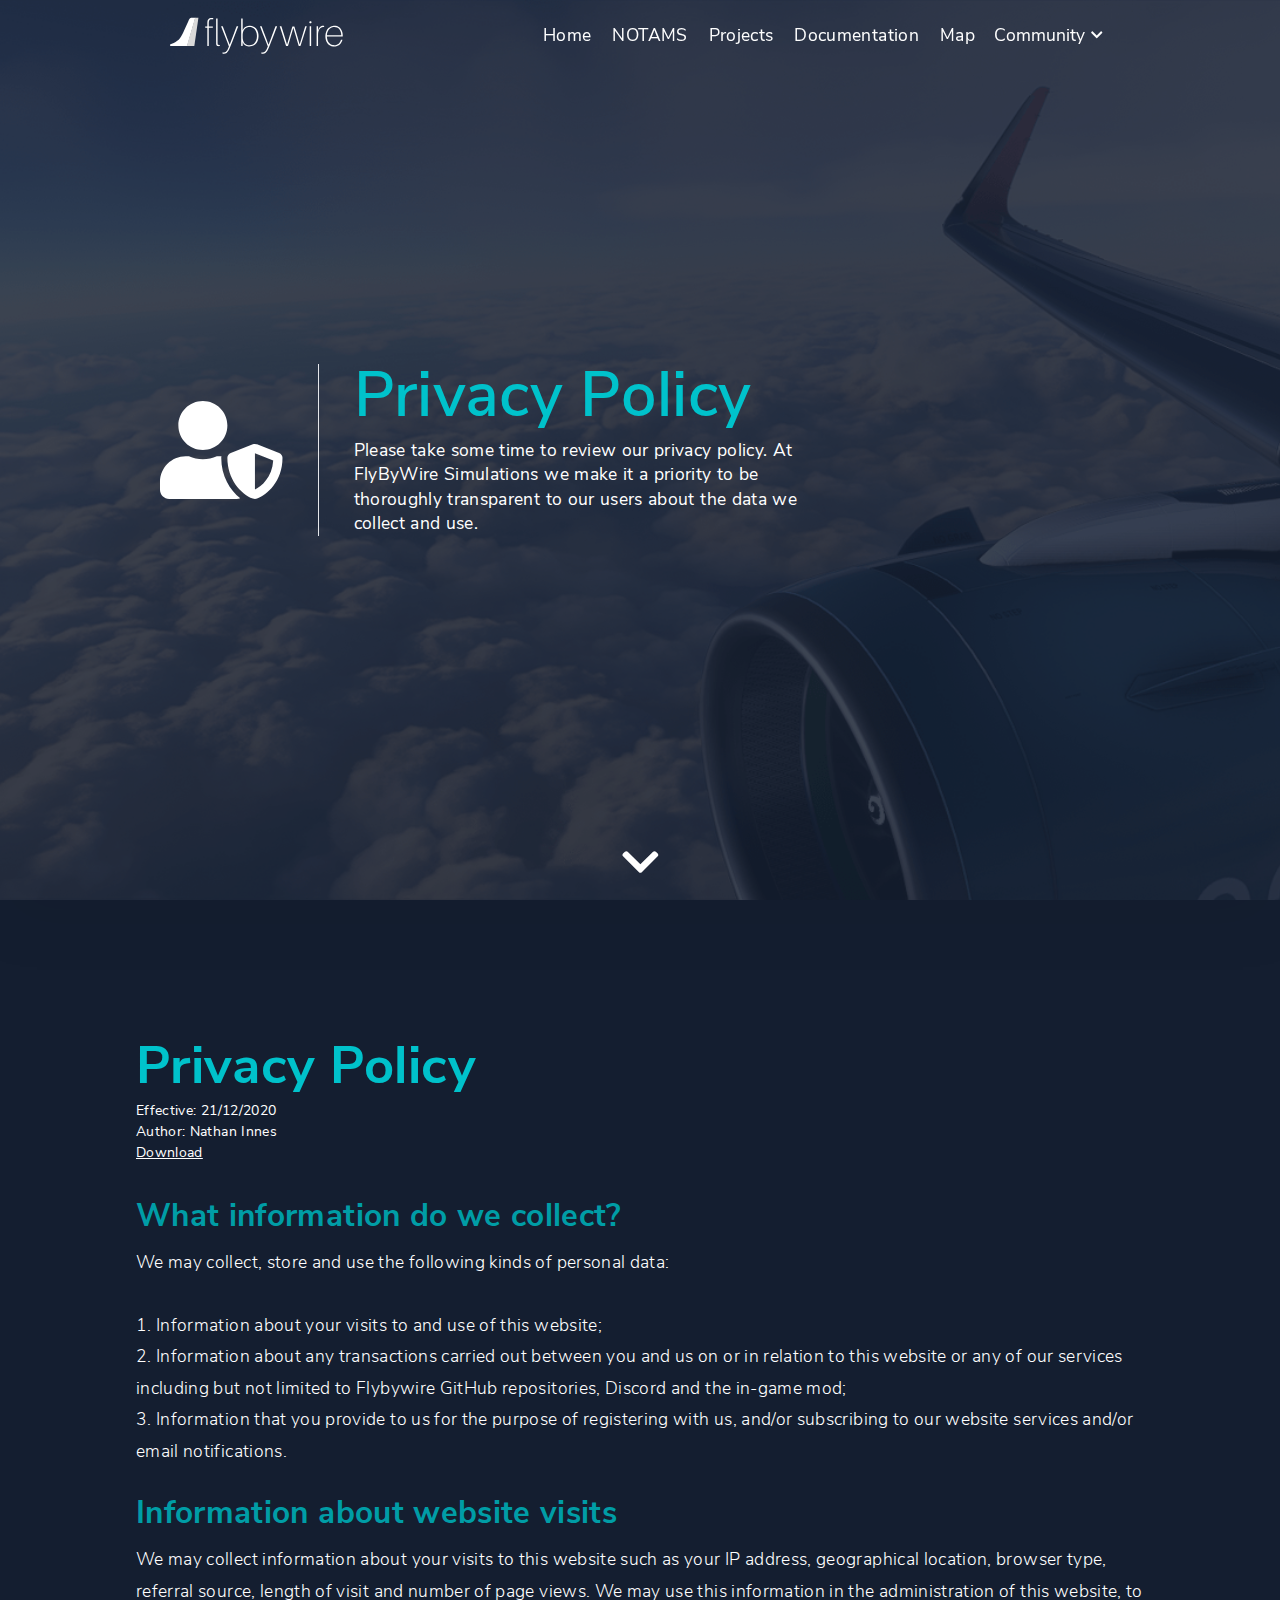
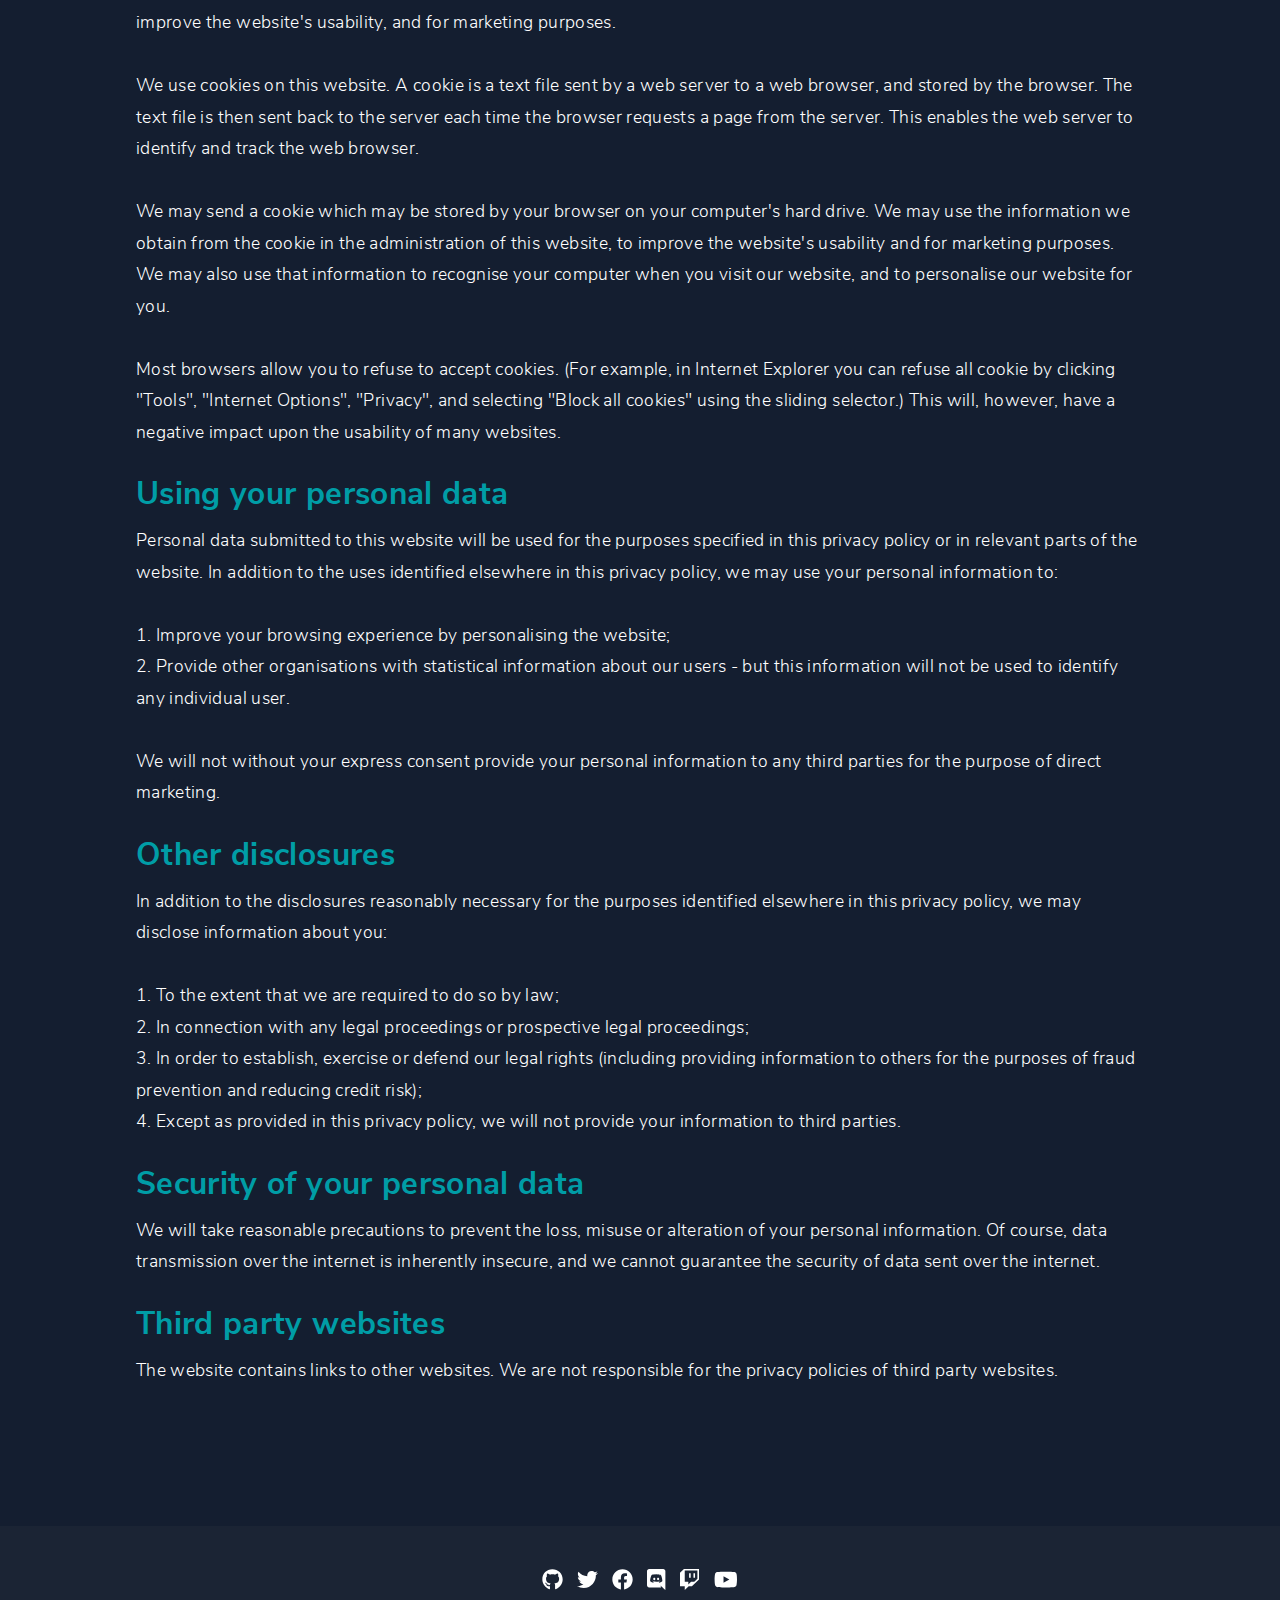
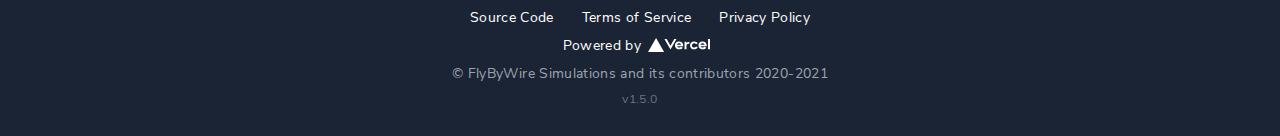
<file: privacy.html>
<!DOCTYPE html><html lang="en"><head><meta charSet="utf-8"/><meta name="theme-color" content="#1D2838"/><meta name="description" content="Official FlyByWire Simulations website, an open-source community providing high quality addons for Microsoft Flight Simulator."/><meta name="og:title" content="FlyByWire Simulations"/><meta name="og:description" content="Official FlyByWire Simulations website, an open-source community providing high quality addons for Microsoft Flight Simulator."/><meta name="og:image" content="/A32NX_Front.jpeg"/><meta charSet="utf-8"/><meta name="viewport" content="width=device-width, initial-scale=1"/><title>FlyByWire Simulations</title><meta name="next-head-count" content="3"/><link rel="preload" href="/_next/static/css/3b17e0016e19870b7f95.css" as="style"/><link rel="stylesheet" href="/_next/static/css/3b17e0016e19870b7f95.css" data-n-g=""/><noscript data-n-css=""></noscript><link rel="preload" href="/_next/static/chunks/webpack-e7270ef11c037827b6df.js" as="script"/><link rel="preload" href="/_next/static/chunks/framework-7e3d1da170e0c9fd9d66.js" as="script"/><link rel="preload" href="/_next/static/chunks/433-cc714016fc06c3ab8e19.js" as="script"/><link rel="preload" href="/_next/static/chunks/168-249c2d9f5684e9b37dc4.js" as="script"/><link rel="preload" href="/_next/static/chunks/main-ce748cc025b7c7aae08d.js" as="script"/><link rel="preload" href="/_next/static/chunks/cb1608f2-84c93eedc0543169e659.js" as="script"/><link rel="preload" href="/_next/static/chunks/a9a7754c-de6f55bdb4b349d4a187.js" as="script"/><link rel="preload" href="/_next/static/chunks/497-d23b072bab6d246aa9b6.js" as="script"/><link rel="preload" href="/_next/static/chunks/pages/_app-b6c1f1f373496d88e999.js" as="script"/><link rel="preload" href="/_next/static/chunks/pages/privacy-5103002a527d2629780e.js" as="script"/></head><body><div id="__next"><div class="root"><nav class="fixed top-0 left-0 right-0 mx-auto py-2 z-50 transition bg-transparent"><div class="max-w-6xl mx-auto px-page"><div class="relative flex items-center justify-between h-16"><img class="subpixel-antialiased h-11 cursor-pointer" src="/svg/white/FBW-Logo-WHITE.svg" alt=""/><div class="absolute inset-y-0 right-3 flex items-center md:hidden"><a class="cursor-pointer"><svg aria-hidden="true" focusable="false" data-prefix="fas" data-icon="bars" class="svg-inline--fa fa-bars fa-w-14 fa-2x " role="img" xmlns="http://www.w3.org/2000/svg" viewBox="0 0 448 512"><path fill="currentColor" d="M16 132h416c8.837 0 16-7.163 16-16V76c0-8.837-7.163-16-16-16H16C7.163 60 0 67.163 0 76v40c0 8.837 7.163 16 16 16zm0 160h416c8.837 0 16-7.163 16-16v-40c0-8.837-7.163-16-16-16H16c-8.837 0-16 7.163-16 16v40c0 8.837 7.163 16 16 16zm0 160h416c8.837 0 16-7.163 16-16v-40c0-8.837-7.163-16-16-16H16c-8.837 0-16 7.163-16 16v40c0 8.837 7.163 16 16 16z"></path></svg></a></div><div class="flex flex-row items-center"><div class="flex flex-col hidden md:flex md:flex-row"><div class="text-xl m-2 p-1 active:text-blue-light transition-colors duration-200 hover:text-blue-light cursor-pointer">Home</div><div class="text-xl m-2 p-1 active:text-blue-light transition-colors duration-200 hover:text-blue-light cursor-pointer">NOTAMS</div><div class="text-xl m-2 p-1 active:text-blue-light transition-colors duration-200 hover:text-blue-light cursor-pointer">Projects</div><a href="https://docs.flybywiresim.com/" target="_blank" rel="noreferrer" class="text-xl m-2 p-1 active:text-blue-light transition-colors duration-200 hover:text-blue-light cursor-pointer">Documentation</a><div class="text-xl m-2 p-1 active:text-blue-light transition-colors duration-200 hover:text-blue-light cursor-pointer">Map</div><div class="relative inline-block text-left -ml-1.5"><button draggable="false" type="button" class="inline-flex w-full mt-1 px-4 py-2 text-xl hover:text-blue-light transition-colors duration-200 focus:outline-none" id="options-menu" aria-haspopup="true" aria-expanded="true">Community<svg aria-hidden="true" focusable="false" data-prefix="fas" data-icon="chevron-down" class="svg-inline--fa fa-chevron-down fa-w-14 fa-xs h-5 w-5 self-center ml-1.5" role="img" xmlns="http://www.w3.org/2000/svg" viewBox="0 0 448 512"><path fill="currentColor" d="M207.029 381.476L12.686 187.132c-9.373-9.373-9.373-24.569 0-33.941l22.667-22.667c9.357-9.357 24.522-9.375 33.901-.04L224 284.505l154.745-154.021c9.379-9.335 24.544-9.317 33.901.04l22.667 22.667c9.373 9.373 9.373 24.569 0 33.941L240.971 381.476c-9.373 9.372-24.569 9.372-33.942 0z"></path></svg></button></div></div></div></div></div><div class="flex flex-col px-page md:px-0 hidden"><div class="text-xl m-2 p-1 active:text-blue-light transition-colors duration-200 hover:text-blue-light cursor-pointer">Home</div><div class="text-xl m-2 p-1 active:text-blue-light transition-colors duration-200 hover:text-blue-light cursor-pointer">NOTAMS</div><div class="text-xl m-2 p-1 active:text-blue-light transition-colors duration-200 hover:text-blue-light cursor-pointer">Projects</div><a href="https://docs.flybywiresim.com/" target="_blank" rel="noreferrer" class="text-xl m-2 p-1 active:text-blue-light transition-colors duration-200 hover:text-blue-light cursor-pointer">Documentation</a><div class="text-xl m-2 p-1 active:text-blue-light transition-colors duration-200 hover:text-blue-light cursor-pointer">Map</div><div class="relative inline-block text-left -ml-1.5"><button draggable="false" type="button" class="inline-flex w-full mt-1 px-4 py-2 text-xl hover:text-blue-light transition-colors duration-200 focus:outline-none" id="options-menu" aria-haspopup="true" aria-expanded="true">Community<svg aria-hidden="true" focusable="false" data-prefix="fas" data-icon="chevron-down" class="svg-inline--fa fa-chevron-down fa-w-14 fa-xs h-5 w-5 self-center ml-1.5" role="img" xmlns="http://www.w3.org/2000/svg" viewBox="0 0 448 512"><path fill="currentColor" d="M207.029 381.476L12.686 187.132c-9.373-9.373-9.373-24.569 0-33.941l22.667-22.667c9.357-9.357 24.522-9.375 33.901-.04L224 284.505l154.745-154.021c9.379-9.335 24.544-9.317 33.901.04l22.667 22.667c9.373 9.373 9.373 24.569 0 33.941L240.971 381.476c-9.373 9.372-24.569 9.372-33.942 0z"></path></svg></button></div></div></nav><header><img class="relative z-0 object-cover w-screen h-screen opacity-20 shadow-2xl" src="/img/a32nxwing.png" alt=""/><div class="absolute top-0 bottom-0 z-20 w-full flex justify-center"><div class="relative my-auto xl:w-3/4 md:w-4/5 justify-center xl:justify-start text-center sm:flex sm:item-center sm:divide-x sm:space-x-10"><svg aria-hidden="true" focusable="false" data-prefix="fas" data-icon="user-shield" class="svg-inline--fa fa-user-shield fa-w-20 fa-7x mb-3 sm:mb-0 self-center" role="img" xmlns="http://www.w3.org/2000/svg" viewBox="0 0 640 512"><path fill="currentColor" d="M622.3 271.1l-115.2-45c-4.1-1.6-12.6-3.7-22.2 0l-115.2 45c-10.7 4.2-17.7 14-17.7 24.9 0 111.6 68.7 188.8 132.9 213.9 9.6 3.7 18 1.6 22.2 0C558.4 489.9 640 420.5 640 296c0-10.9-7-20.7-17.7-24.9zM496 462.4V273.3l95.5 37.3c-5.6 87.1-60.9 135.4-95.5 151.8zM224 256c70.7 0 128-57.3 128-128S294.7 0 224 0 96 57.3 96 128s57.3 128 128 128zm96 40c0-2.5.8-4.8 1.1-7.2-2.5-.1-4.9-.8-7.5-.8h-16.7c-22.2 10.2-46.9 16-72.9 16s-50.6-5.8-72.9-16h-16.7C60.2 288 0 348.2 0 422.4V464c0 26.5 21.5 48 48 48h352c6.8 0 13.3-1.5 19.2-4-54-42.9-99.2-116.7-99.2-212z"></path></svg><div class="sm:space-x-10 mx-auto text-center md:text-left w-1/2"><div class="w-full divide-y divide-gray-400 sm:ml-10 space-y-2"><h1 class="text-4xl md:text-7xl text-blue-light sm:text-8xl font-medium">Privacy Policy</h1></div><p class="text-xl mt-3">Please take some time to review our privacy policy. At FlyByWire Simulations we make it a priority to be thoroughly transparent to our users about the data we collect and use.</p></div></div><svg aria-hidden="true" focusable="false" data-prefix="fas" data-icon="chevron-down" class="svg-inline--fa fa-chevron-down fa-w-14 fa-3x absolute animate-bounce bottom-5 cursor-pointer" role="img" xmlns="http://www.w3.org/2000/svg" viewBox="0 0 448 512"><path fill="currentColor" d="M207.029 381.476L12.686 187.132c-9.373-9.373-9.373-24.569 0-33.941l22.667-22.667c9.357-9.357 24.522-9.375 33.901-.04L224 284.505l154.745-154.021c9.379-9.335 24.544-9.317 33.901.04l22.667 22.667c9.373 9.373 9.373 24.569 0 33.941L240.971 381.476c-9.373 9.372-24.569 9.372-33.942 0z"></path></svg></div></header><div></div><article class="w-full md:mx-auto px-20 xl:px-0 my-40 max-w-6xl"><h1 class="mt-40 text-6xl text-blue-light font-semibold">Privacy Policy</h1><div class="mt-2"><p>Effective: 21/12/2020</p><p>Author: Nathan Innes</p></div><div class="w-0"><a class="hover:text-blue-light underline" href="https://github.com/flybywiresim/manuals/raw/master/pdf/Privacy%20Policy.pdf" target="_blank" rel="noreferrer"><p>Download</p></a></div><div class="mt-10 "><h1 class="text-4xl text-blue-light-contrast font-semibold">What information do we collect?</h1><div class="text-xl mt-4 leading-9 font-light"><p>We may collect, store and use the following kinds of personal data:</p><p><br/>1. Information about your visits to and use of this website;</p><p>2. Information about any transactions carried out between you and us on or in relation to this website or any of our services including but not limited to Flybywire GitHub repositories, Discord and the in-game mod;</p><p>3. Information that you provide to us for the purpose of registering with us, and/or subscribing to our website services and/or email notifications.</p></div><h1 class="text-4xl mt-8 text-blue-light-contrast font-semibold">Information about website visits</h1><div class="text-xl mt-4 leading-9 font-light"><p>We may collect information about your visits to this website such as your IP address, geographical location, browser type, referral source, length of visit and number of page views. We may use this information in the administration of this website, to improve the website&#x27;s usability, and for marketing purposes.</p><p><br/>We use cookies on this website. A cookie is a text file sent by a web server to a web browser, and stored by the browser. The text file is then sent back to the server each time the browser requests a page from the server. This enables the web server to identify and track the web browser.</p><p><br/>We may send a cookie which may be stored by your browser on your computer&#x27;s hard drive. We may use the information we obtain from the cookie in the administration of this website, to improve the website&#x27;s usability and for marketing purposes. We may also use that information to recognise your computer when you visit our website, and to personalise our website for you.</p><p><br/>Most browsers allow you to refuse to accept cookies. (For example, in Internet Explorer you can refuse all cookie by clicking &quot;Tools&quot;, &quot;Internet Options&quot;, &quot;Privacy&quot;, and selecting &quot;Block all cookies&quot; using the sliding selector.) This will, however, have a negative impact upon the usability of many websites.</p></div><h1 class="text-4xl mt-8 text-blue-light-contrast font-semibold">Using your personal data</h1><div class="text-xl mt-4 leading-9 font-light"><p>Personal data submitted to this website will be used for the purposes specified in this privacy policy or in relevant parts of the website. In addition to the uses identified elsewhere in this privacy policy, we may use your personal information to:</p><p><br/>1. Improve your browsing experience by personalising the website;</p><p>2. Provide other organisations with statistical information about our users - but this information will not be used to identify any individual user.</p><p><br/>We will not without your express consent provide your personal information to any third parties for the purpose of direct marketing.</p></div><h1 class="text-4xl mt-8 text-blue-light-contrast font-semibold">Other disclosures</h1><div class="text-xl mt-4 leading-9 font-light"><p>In addition to the disclosures reasonably necessary for the purposes identified elsewhere in this privacy policy, we may disclose information about you:</p><p><br/>1. To the extent that we are required to do so by law;</p><p>2. In connection with any legal proceedings or prospective legal proceedings;</p><p>3. In order to establish, exercise or defend our legal rights (including providing information to others for the purposes of fraud prevention and reducing credit risk);</p><p>4. Except as provided in this privacy policy, we will not provide your information to third parties.</p></div><h1 class="text-4xl mt-8 text-blue-light-contrast font-semibold">Security of your personal data</h1><div class="text-xl mt-4 leading-9 font-light"><p>We will take reasonable precautions to prevent the loss, misuse or alteration of your personal information. Of course, data transmission over the internet is inherently insecure, and we cannot guarantee the security of data sent over the internet.</p></div><h1 class="text-4xl mt-8 text-blue-light-contrast font-semibold">Third party websites</h1><div class="text-xl mt-4 leading-9 font-light"><p>The website contains links to other websites. We are not responsible for the privacy policies of third party websites.</p></div></div></article><footer class="relative bg-blue-dark w-full px-10 py-8 z-30"><div class="flex flex-row justify-center"><div class="flex flex-col"><div class="flex flex-col-3 py-4 text-lg mx-auto"><a href="https://github.com/flybywiresim" target="_blank" rel="noreferrer"><svg aria-hidden="true" focusable="false" data-prefix="fab" data-icon="github" class="svg-inline--fa fa-github fa-w-16 fa-lg mx-2 hover:text-blue-light duration-100" role="img" xmlns="http://www.w3.org/2000/svg" viewBox="0 0 496 512"><path fill="currentColor" d="M165.9 397.4c0 2-2.3 3.6-5.2 3.6-3.3.3-5.6-1.3-5.6-3.6 0-2 2.3-3.6 5.2-3.6 3-.3 5.6 1.3 5.6 3.6zm-31.1-4.5c-.7 2 1.3 4.3 4.3 4.9 2.6 1 5.6 0 6.2-2s-1.3-4.3-4.3-5.2c-2.6-.7-5.5.3-6.2 2.3zm44.2-1.7c-2.9.7-4.9 2.6-4.6 4.9.3 2 2.9 3.3 5.9 2.6 2.9-.7 4.9-2.6 4.6-4.6-.3-1.9-3-3.2-5.9-2.9zM244.8 8C106.1 8 0 113.3 0 252c0 110.9 69.8 205.8 169.5 239.2 12.8 2.3 17.3-5.6 17.3-12.1 0-6.2-.3-40.4-.3-61.4 0 0-70 15-84.7-29.8 0 0-11.4-29.1-27.8-36.6 0 0-22.9-15.7 1.6-15.4 0 0 24.9 2 38.6 25.8 21.9 38.6 58.6 27.5 72.9 20.9 2.3-16 8.8-27.1 16-33.7-55.9-6.2-112.3-14.3-112.3-110.5 0-27.5 7.6-41.3 23.6-58.9-2.6-6.5-11.1-33.3 2.6-67.9 20.9-6.5 69 27 69 27 20-5.6 41.5-8.5 62.8-8.5s42.8 2.9 62.8 8.5c0 0 48.1-33.6 69-27 13.7 34.7 5.2 61.4 2.6 67.9 16 17.7 25.8 31.5 25.8 58.9 0 96.5-58.9 104.2-114.8 110.5 9.2 7.9 17 22.9 17 46.4 0 33.7-.3 75.4-.3 83.6 0 6.5 4.6 14.4 17.3 12.1C428.2 457.8 496 362.9 496 252 496 113.3 383.5 8 244.8 8zM97.2 352.9c-1.3 1-1 3.3.7 5.2 1.6 1.6 3.9 2.3 5.2 1 1.3-1 1-3.3-.7-5.2-1.6-1.6-3.9-2.3-5.2-1zm-10.8-8.1c-.7 1.3.3 2.9 2.3 3.9 1.6 1 3.6.7 4.3-.7.7-1.3-.3-2.9-2.3-3.9-2-.6-3.6-.3-4.3.7zm32.4 35.6c-1.6 1.3-1 4.3 1.3 6.2 2.3 2.3 5.2 2.6 6.5 1 1.3-1.3.7-4.3-1.3-6.2-2.2-2.3-5.2-2.6-6.5-1zm-11.4-14.7c-1.6 1-1.6 3.6 0 5.9 1.6 2.3 4.3 3.3 5.6 2.3 1.6-1.3 1.6-3.9 0-6.2-1.4-2.3-4-3.3-5.6-2z"></path></svg></a><a href="https://twitter.com/FlyByWireSim" target="_blank" rel="noreferrer"><svg aria-hidden="true" focusable="false" data-prefix="fab" data-icon="twitter" class="svg-inline--fa fa-twitter fa-w-16 fa-lg mx-2 hover:text-blue-light duration-100" role="img" xmlns="http://www.w3.org/2000/svg" viewBox="0 0 512 512"><path fill="currentColor" d="M459.37 151.716c.325 4.548.325 9.097.325 13.645 0 138.72-105.583 298.558-298.558 298.558-59.452 0-114.68-17.219-161.137-47.106 8.447.974 16.568 1.299 25.34 1.299 49.055 0 94.213-16.568 130.274-44.832-46.132-.975-84.792-31.188-98.112-72.772 6.498.974 12.995 1.624 19.818 1.624 9.421 0 18.843-1.3 27.614-3.573-48.081-9.747-84.143-51.98-84.143-102.985v-1.299c13.969 7.797 30.214 12.67 47.431 13.319-28.264-18.843-46.781-51.005-46.781-87.391 0-19.492 5.197-37.36 14.294-52.954 51.655 63.675 129.3 105.258 216.365 109.807-1.624-7.797-2.599-15.918-2.599-24.04 0-57.828 46.782-104.934 104.934-104.934 30.213 0 57.502 12.67 76.67 33.137 23.715-4.548 46.456-13.32 66.599-25.34-7.798 24.366-24.366 44.833-46.132 57.827 21.117-2.273 41.584-8.122 60.426-16.243-14.292 20.791-32.161 39.308-52.628 54.253z"></path></svg></a><a href="https://www.facebook.com/FlyByWireSimulations" target="_blank" rel="noreferrer"><svg aria-hidden="true" focusable="false" data-prefix="fab" data-icon="facebook" class="svg-inline--fa fa-facebook fa-w-16 fa-lg mx-2 hover:text-blue-light duration-100" role="img" xmlns="http://www.w3.org/2000/svg" viewBox="0 0 512 512"><path fill="currentColor" d="M504 256C504 119 393 8 256 8S8 119 8 256c0 123.78 90.69 226.38 209.25 245V327.69h-63V256h63v-54.64c0-62.15 37-96.48 93.67-96.48 27.14 0 55.52 4.84 55.52 4.84v61h-31.28c-30.8 0-40.41 19.12-40.41 38.73V256h68.78l-11 71.69h-57.78V501C413.31 482.38 504 379.78 504 256z"></path></svg></a><a href="https://discord.gg/flybywire" target="_blank" rel="noreferrer"><svg aria-hidden="true" focusable="false" data-prefix="fab" data-icon="discord" class="svg-inline--fa fa-discord fa-w-14 fa-lg mx-2 hover:text-blue-light duration-100" role="img" xmlns="http://www.w3.org/2000/svg" viewBox="0 0 448 512"><path fill="currentColor" d="M297.216 243.2c0 15.616-11.52 28.416-26.112 28.416-14.336 0-26.112-12.8-26.112-28.416s11.52-28.416 26.112-28.416c14.592 0 26.112 12.8 26.112 28.416zm-119.552-28.416c-14.592 0-26.112 12.8-26.112 28.416s11.776 28.416 26.112 28.416c14.592 0 26.112-12.8 26.112-28.416.256-15.616-11.52-28.416-26.112-28.416zM448 52.736V512c-64.494-56.994-43.868-38.128-118.784-107.776l13.568 47.36H52.48C23.552 451.584 0 428.032 0 398.848V52.736C0 23.552 23.552 0 52.48 0h343.04C424.448 0 448 23.552 448 52.736zm-72.96 242.688c0-82.432-36.864-149.248-36.864-149.248-36.864-27.648-71.936-26.88-71.936-26.88l-3.584 4.096c43.52 13.312 63.744 32.512 63.744 32.512-60.811-33.329-132.244-33.335-191.232-7.424-9.472 4.352-15.104 7.424-15.104 7.424s21.248-20.224 67.328-33.536l-2.56-3.072s-35.072-.768-71.936 26.88c0 0-36.864 66.816-36.864 149.248 0 0 21.504 37.12 78.08 38.912 0 0 9.472-11.52 17.152-21.248-32.512-9.728-44.8-30.208-44.8-30.208 3.766 2.636 9.976 6.053 10.496 6.4 43.21 24.198 104.588 32.126 159.744 8.96 8.96-3.328 18.944-8.192 29.44-15.104 0 0-12.8 20.992-46.336 30.464 7.68 9.728 16.896 20.736 16.896 20.736 56.576-1.792 78.336-38.912 78.336-38.912z"></path></svg></a><a href="https://www.twitch.tv/flybywiresimulations" target="_blank" rel="noreferrer"><svg aria-hidden="true" focusable="false" data-prefix="fab" data-icon="twitch" class="svg-inline--fa fa-twitch fa-w-16 fa-lg mx-2 hover:text-blue-light duration-100" role="img" xmlns="http://www.w3.org/2000/svg" viewBox="0 0 512 512"><path fill="currentColor" d="M391.17,103.47H352.54v109.7h38.63ZM285,103H246.37V212.75H285ZM120.83,0,24.31,91.42V420.58H140.14V512l96.53-91.42h77.25L487.69,256V0ZM449.07,237.75l-77.22,73.12H294.61l-67.6,64v-64H140.14V36.58H449.07Z"></path></svg></a><a href="https://www.youtube.com/c/FlyByWireSimulations" target="_blank" rel="noreferrer"><svg aria-hidden="true" focusable="false" data-prefix="fab" data-icon="youtube" class="svg-inline--fa fa-youtube fa-w-18 fa-lg mx-2 hover:text-blue-light duration-100" role="img" xmlns="http://www.w3.org/2000/svg" viewBox="0 0 576 512"><path fill="currentColor" d="M549.655 124.083c-6.281-23.65-24.787-42.276-48.284-48.597C458.781 64 288 64 288 64S117.22 64 74.629 75.486c-23.497 6.322-42.003 24.947-48.284 48.597-11.412 42.867-11.412 132.305-11.412 132.305s0 89.438 11.412 132.305c6.281 23.65 24.787 41.5 48.284 47.821C117.22 448 288 448 288 448s170.78 0 213.371-11.486c23.497-6.321 42.003-24.171 48.284-47.821 11.412-42.867 11.412-132.305 11.412-132.305s0-89.438-11.412-132.305zm-317.51 213.508V175.185l142.739 81.205-142.739 81.201z"></path></svg></a></div><div class="text-center"><div class="flex flex-row justify-center mx-auto space-x-8"><a class="hover:underline" href="https://github.com/flybywiresim/flybywiresim-website/" target="_blank" rel="noreferrer"><p>Source Code</p></a><div class="hover:underline cursor-pointer"><p>Terms of Service</p></div><div class="hover:underline cursor-pointer"><p>Privacy Policy</p></div></div><div class="mt-2"><a class="flex justify-center" href="https://vercel.com/?utm_source=flybywiresim&amp;utm_campaign=oss" target="_blank" rel="noreferrer">Powered by<img class="mx-2 h-4 self-center" src="/svg/vercel.svg" alt="Vercel"/></a></div><p class="text-gray-400 pt-2">© FlyByWire Simulations and its contributors 2020-2021</p><p class="text-sm text-gray-500 pt-2">v<!-- -->1.5.0</p></div></div></div></footer></div></div><script id="__NEXT_DATA__" type="application/json">{"props":{"pageProps":{}},"page":"/privacy","query":{},"buildId":"bF8gY_7gdfWx07BrRvaIF","nextExport":true,"autoExport":true,"isFallback":false}</script><script nomodule="" src="/_next/static/chunks/polyfills-8683bd742a84c1edd48c.js"></script><script src="/_next/static/chunks/webpack-e7270ef11c037827b6df.js" async=""></script><script src="/_next/static/chunks/framework-7e3d1da170e0c9fd9d66.js" async=""></script><script src="/_next/static/chunks/433-cc714016fc06c3ab8e19.js" async=""></script><script src="/_next/static/chunks/168-249c2d9f5684e9b37dc4.js" async=""></script><script src="/_next/static/chunks/main-ce748cc025b7c7aae08d.js" async=""></script><script src="/_next/static/chunks/cb1608f2-84c93eedc0543169e659.js" async=""></script><script src="/_next/static/chunks/a9a7754c-de6f55bdb4b349d4a187.js" async=""></script><script src="/_next/static/chunks/497-d23b072bab6d246aa9b6.js" async=""></script><script src="/_next/static/chunks/pages/_app-b6c1f1f373496d88e999.js" async=""></script><script src="/_next/static/chunks/pages/privacy-5103002a527d2629780e.js" async=""></script><script src="/_next/static/bF8gY_7gdfWx07BrRvaIF/_buildManifest.js" async=""></script><script src="/_next/static/bF8gY_7gdfWx07BrRvaIF/_ssgManifest.js" async=""></script></body></html>
</file>
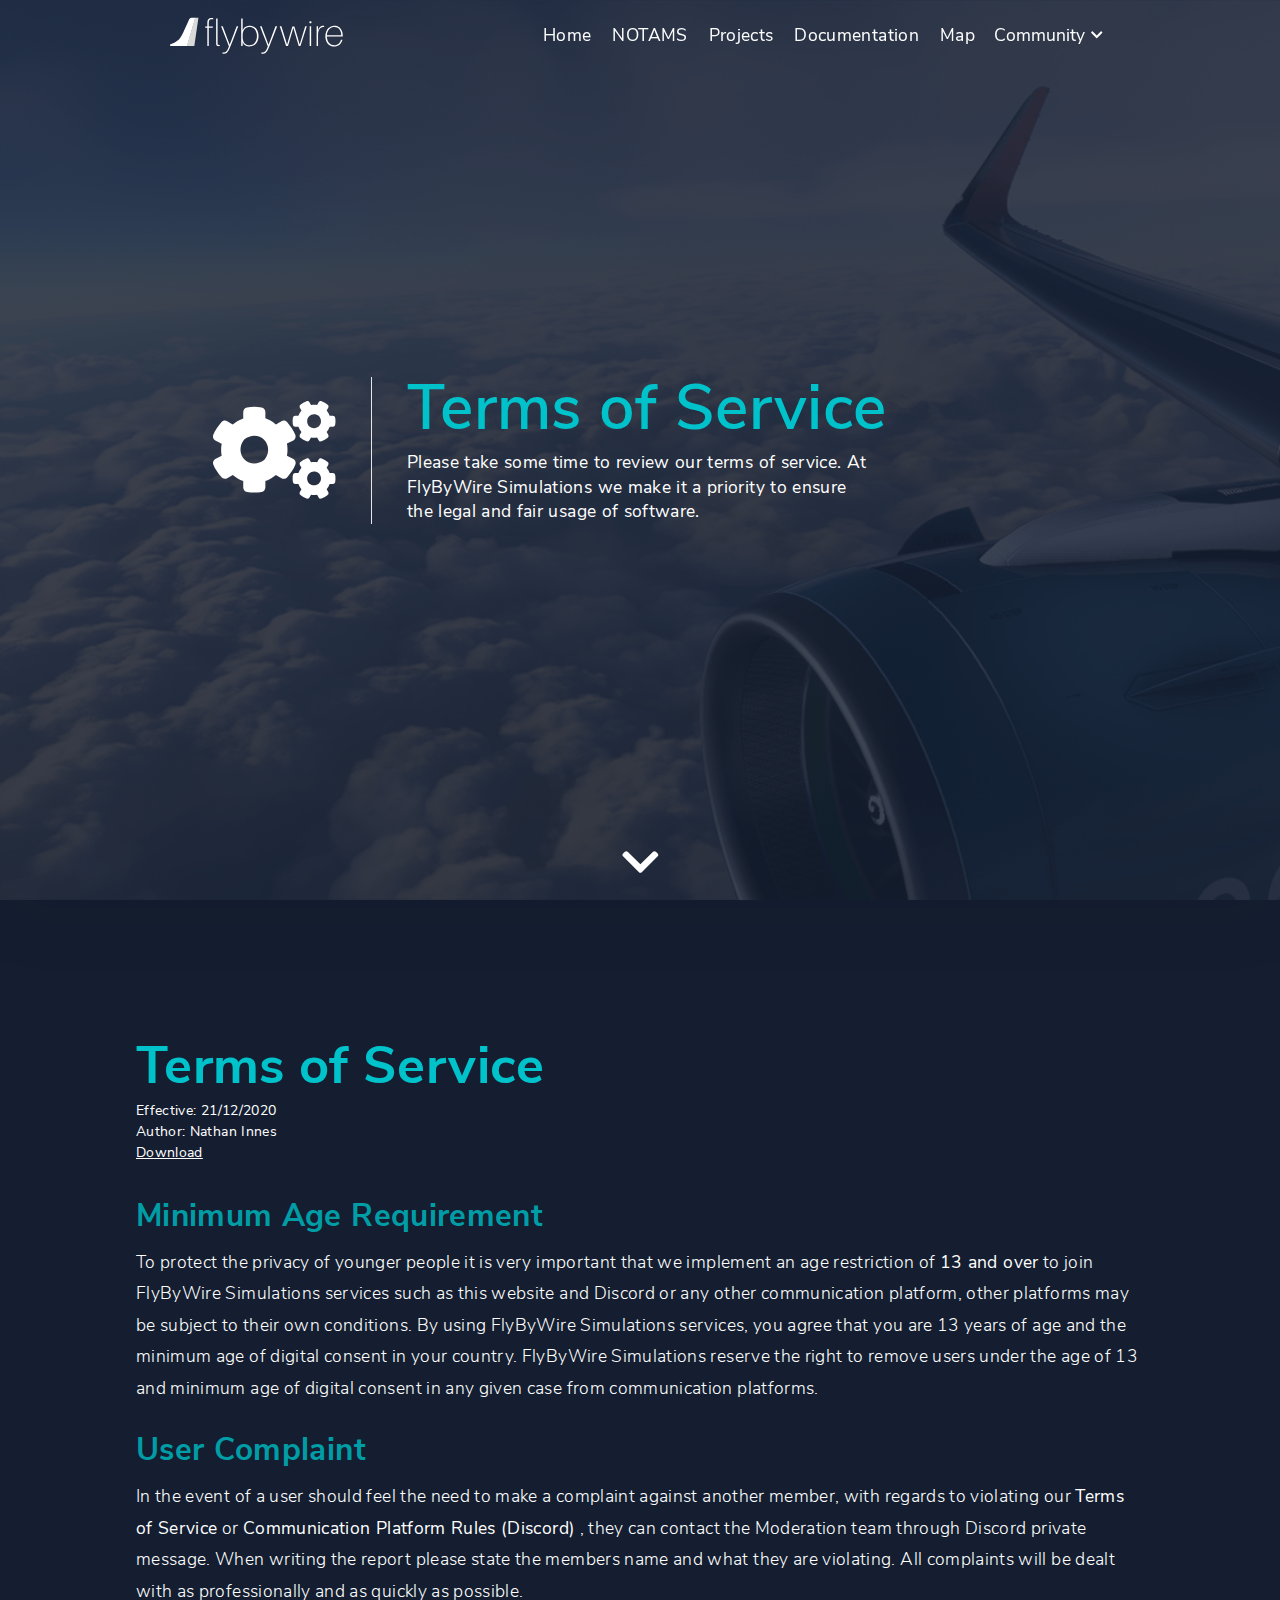
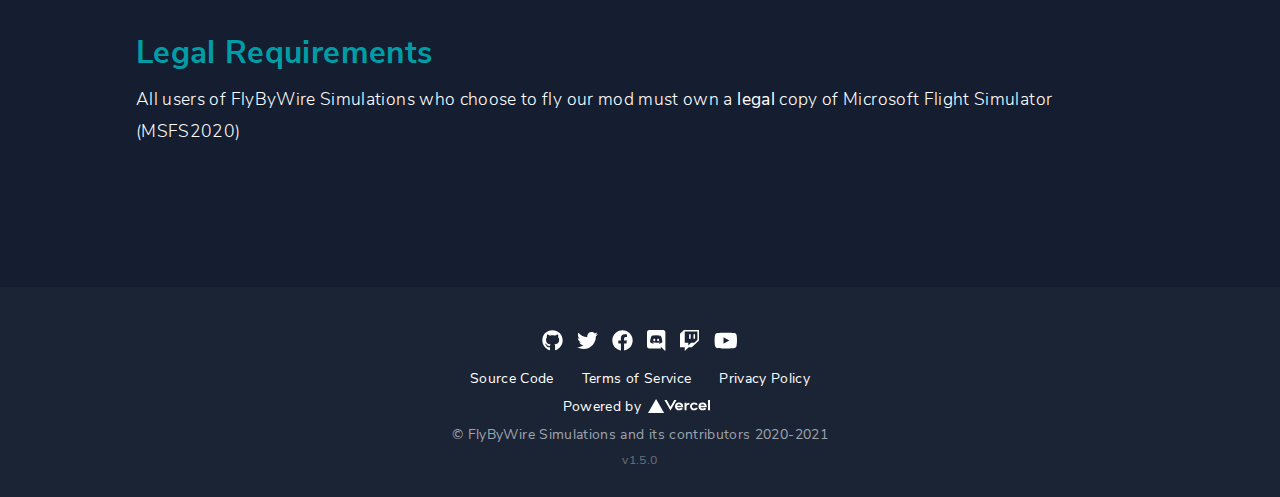
<file: tos.html>
<!DOCTYPE html><html lang="en"><head><meta charSet="utf-8"/><meta name="theme-color" content="#1D2838"/><meta name="description" content="Official FlyByWire Simulations website, an open-source community providing high quality addons for Microsoft Flight Simulator."/><meta name="og:title" content="FlyByWire Simulations"/><meta name="og:description" content="Official FlyByWire Simulations website, an open-source community providing high quality addons for Microsoft Flight Simulator."/><meta name="og:image" content="/A32NX_Front.jpeg"/><meta charSet="utf-8"/><meta name="viewport" content="width=device-width, initial-scale=1"/><title>FlyByWire Simulations</title><meta name="next-head-count" content="3"/><link rel="preload" href="/_next/static/css/3b17e0016e19870b7f95.css" as="style"/><link rel="stylesheet" href="/_next/static/css/3b17e0016e19870b7f95.css" data-n-g=""/><noscript data-n-css=""></noscript><link rel="preload" href="/_next/static/chunks/webpack-e7270ef11c037827b6df.js" as="script"/><link rel="preload" href="/_next/static/chunks/framework-7e3d1da170e0c9fd9d66.js" as="script"/><link rel="preload" href="/_next/static/chunks/433-cc714016fc06c3ab8e19.js" as="script"/><link rel="preload" href="/_next/static/chunks/168-249c2d9f5684e9b37dc4.js" as="script"/><link rel="preload" href="/_next/static/chunks/main-ce748cc025b7c7aae08d.js" as="script"/><link rel="preload" href="/_next/static/chunks/cb1608f2-84c93eedc0543169e659.js" as="script"/><link rel="preload" href="/_next/static/chunks/a9a7754c-de6f55bdb4b349d4a187.js" as="script"/><link rel="preload" href="/_next/static/chunks/497-d23b072bab6d246aa9b6.js" as="script"/><link rel="preload" href="/_next/static/chunks/pages/_app-b6c1f1f373496d88e999.js" as="script"/><link rel="preload" href="/_next/static/chunks/pages/tos-d9090d81807c781d56ab.js" as="script"/></head><body><div id="__next"><div class="root"><nav class="fixed top-0 left-0 right-0 mx-auto py-2 z-50 transition bg-transparent"><div class="max-w-6xl mx-auto px-page"><div class="relative flex items-center justify-between h-16"><img class="subpixel-antialiased h-11 cursor-pointer" src="/svg/white/FBW-Logo-WHITE.svg" alt=""/><div class="absolute inset-y-0 right-3 flex items-center md:hidden"><a class="cursor-pointer"><svg aria-hidden="true" focusable="false" data-prefix="fas" data-icon="bars" class="svg-inline--fa fa-bars fa-w-14 fa-2x " role="img" xmlns="http://www.w3.org/2000/svg" viewBox="0 0 448 512"><path fill="currentColor" d="M16 132h416c8.837 0 16-7.163 16-16V76c0-8.837-7.163-16-16-16H16C7.163 60 0 67.163 0 76v40c0 8.837 7.163 16 16 16zm0 160h416c8.837 0 16-7.163 16-16v-40c0-8.837-7.163-16-16-16H16c-8.837 0-16 7.163-16 16v40c0 8.837 7.163 16 16 16zm0 160h416c8.837 0 16-7.163 16-16v-40c0-8.837-7.163-16-16-16H16c-8.837 0-16 7.163-16 16v40c0 8.837 7.163 16 16 16z"></path></svg></a></div><div class="flex flex-row items-center"><div class="flex flex-col hidden md:flex md:flex-row"><div class="text-xl m-2 p-1 active:text-blue-light transition-colors duration-200 hover:text-blue-light cursor-pointer">Home</div><div class="text-xl m-2 p-1 active:text-blue-light transition-colors duration-200 hover:text-blue-light cursor-pointer">NOTAMS</div><div class="text-xl m-2 p-1 active:text-blue-light transition-colors duration-200 hover:text-blue-light cursor-pointer">Projects</div><a href="https://docs.flybywiresim.com/" target="_blank" rel="noreferrer" class="text-xl m-2 p-1 active:text-blue-light transition-colors duration-200 hover:text-blue-light cursor-pointer">Documentation</a><div class="text-xl m-2 p-1 active:text-blue-light transition-colors duration-200 hover:text-blue-light cursor-pointer">Map</div><div class="relative inline-block text-left -ml-1.5"><button draggable="false" type="button" class="inline-flex w-full mt-1 px-4 py-2 text-xl hover:text-blue-light transition-colors duration-200 focus:outline-none" id="options-menu" aria-haspopup="true" aria-expanded="true">Community<svg aria-hidden="true" focusable="false" data-prefix="fas" data-icon="chevron-down" class="svg-inline--fa fa-chevron-down fa-w-14 fa-xs h-5 w-5 self-center ml-1.5" role="img" xmlns="http://www.w3.org/2000/svg" viewBox="0 0 448 512"><path fill="currentColor" d="M207.029 381.476L12.686 187.132c-9.373-9.373-9.373-24.569 0-33.941l22.667-22.667c9.357-9.357 24.522-9.375 33.901-.04L224 284.505l154.745-154.021c9.379-9.335 24.544-9.317 33.901.04l22.667 22.667c9.373 9.373 9.373 24.569 0 33.941L240.971 381.476c-9.373 9.372-24.569 9.372-33.942 0z"></path></svg></button></div></div></div></div></div><div class="flex flex-col px-page md:px-0 hidden"><div class="text-xl m-2 p-1 active:text-blue-light transition-colors duration-200 hover:text-blue-light cursor-pointer">Home</div><div class="text-xl m-2 p-1 active:text-blue-light transition-colors duration-200 hover:text-blue-light cursor-pointer">NOTAMS</div><div class="text-xl m-2 p-1 active:text-blue-light transition-colors duration-200 hover:text-blue-light cursor-pointer">Projects</div><a href="https://docs.flybywiresim.com/" target="_blank" rel="noreferrer" class="text-xl m-2 p-1 active:text-blue-light transition-colors duration-200 hover:text-blue-light cursor-pointer">Documentation</a><div class="text-xl m-2 p-1 active:text-blue-light transition-colors duration-200 hover:text-blue-light cursor-pointer">Map</div><div class="relative inline-block text-left -ml-1.5"><button draggable="false" type="button" class="inline-flex w-full mt-1 px-4 py-2 text-xl hover:text-blue-light transition-colors duration-200 focus:outline-none" id="options-menu" aria-haspopup="true" aria-expanded="true">Community<svg aria-hidden="true" focusable="false" data-prefix="fas" data-icon="chevron-down" class="svg-inline--fa fa-chevron-down fa-w-14 fa-xs h-5 w-5 self-center ml-1.5" role="img" xmlns="http://www.w3.org/2000/svg" viewBox="0 0 448 512"><path fill="currentColor" d="M207.029 381.476L12.686 187.132c-9.373-9.373-9.373-24.569 0-33.941l22.667-22.667c9.357-9.357 24.522-9.375 33.901-.04L224 284.505l154.745-154.021c9.379-9.335 24.544-9.317 33.901.04l22.667 22.667c9.373 9.373 9.373 24.569 0 33.941L240.971 381.476c-9.373 9.372-24.569 9.372-33.942 0z"></path></svg></button></div></div></nav><header><img class="relative z-0 object-cover w-screen h-screen opacity-20 shadow-2xl" src="/img/a32nxwing.png" alt=""/><div class="absolute top-0 bottom-0 z-20 w-full flex justify-center"><div class="relative my-auto xl:w-2/3 justify-center xl:justify-start text-center sm:flex sm:item-center sm:divide-x sm:space-x-10"><svg aria-hidden="true" focusable="false" data-prefix="fas" data-icon="cogs" class="svg-inline--fa fa-cogs fa-w-20 fa-7x mb-3 sm:mb-0 self-center" role="img" xmlns="http://www.w3.org/2000/svg" viewBox="0 0 640 512"><path fill="currentColor" d="M512.1 191l-8.2 14.3c-3 5.3-9.4 7.5-15.1 5.4-11.8-4.4-22.6-10.7-32.1-18.6-4.6-3.8-5.8-10.5-2.8-15.7l8.2-14.3c-6.9-8-12.3-17.3-15.9-27.4h-16.5c-6 0-11.2-4.3-12.2-10.3-2-12-2.1-24.6 0-37.1 1-6 6.2-10.4 12.2-10.4h16.5c3.6-10.1 9-19.4 15.9-27.4l-8.2-14.3c-3-5.2-1.9-11.9 2.8-15.7 9.5-7.9 20.4-14.2 32.1-18.6 5.7-2.1 12.1.1 15.1 5.4l8.2 14.3c10.5-1.9 21.2-1.9 31.7 0L552 6.3c3-5.3 9.4-7.5 15.1-5.4 11.8 4.4 22.6 10.7 32.1 18.6 4.6 3.8 5.8 10.5 2.8 15.7l-8.2 14.3c6.9 8 12.3 17.3 15.9 27.4h16.5c6 0 11.2 4.3 12.2 10.3 2 12 2.1 24.6 0 37.1-1 6-6.2 10.4-12.2 10.4h-16.5c-3.6 10.1-9 19.4-15.9 27.4l8.2 14.3c3 5.2 1.9 11.9-2.8 15.7-9.5 7.9-20.4 14.2-32.1 18.6-5.7 2.1-12.1-.1-15.1-5.4l-8.2-14.3c-10.4 1.9-21.2 1.9-31.7 0zm-10.5-58.8c38.5 29.6 82.4-14.3 52.8-52.8-38.5-29.7-82.4 14.3-52.8 52.8zM386.3 286.1l33.7 16.8c10.1 5.8 14.5 18.1 10.5 29.1-8.9 24.2-26.4 46.4-42.6 65.8-7.4 8.9-20.2 11.1-30.3 5.3l-29.1-16.8c-16 13.7-34.6 24.6-54.9 31.7v33.6c0 11.6-8.3 21.6-19.7 23.6-24.6 4.2-50.4 4.4-75.9 0-11.5-2-20-11.9-20-23.6V418c-20.3-7.2-38.9-18-54.9-31.7L74 403c-10 5.8-22.9 3.6-30.3-5.3-16.2-19.4-33.3-41.6-42.2-65.7-4-10.9.4-23.2 10.5-29.1l33.3-16.8c-3.9-20.9-3.9-42.4 0-63.4L12 205.8c-10.1-5.8-14.6-18.1-10.5-29 8.9-24.2 26-46.4 42.2-65.8 7.4-8.9 20.2-11.1 30.3-5.3l29.1 16.8c16-13.7 34.6-24.6 54.9-31.7V57.1c0-11.5 8.2-21.5 19.6-23.5 24.6-4.2 50.5-4.4 76-.1 11.5 2 20 11.9 20 23.6v33.6c20.3 7.2 38.9 18 54.9 31.7l29.1-16.8c10-5.8 22.9-3.6 30.3 5.3 16.2 19.4 33.2 41.6 42.1 65.8 4 10.9.1 23.2-10 29.1l-33.7 16.8c3.9 21 3.9 42.5 0 63.5zm-117.6 21.1c59.2-77-28.7-164.9-105.7-105.7-59.2 77 28.7 164.9 105.7 105.7zm243.4 182.7l-8.2 14.3c-3 5.3-9.4 7.5-15.1 5.4-11.8-4.4-22.6-10.7-32.1-18.6-4.6-3.8-5.8-10.5-2.8-15.7l8.2-14.3c-6.9-8-12.3-17.3-15.9-27.4h-16.5c-6 0-11.2-4.3-12.2-10.3-2-12-2.1-24.6 0-37.1 1-6 6.2-10.4 12.2-10.4h16.5c3.6-10.1 9-19.4 15.9-27.4l-8.2-14.3c-3-5.2-1.9-11.9 2.8-15.7 9.5-7.9 20.4-14.2 32.1-18.6 5.7-2.1 12.1.1 15.1 5.4l8.2 14.3c10.5-1.9 21.2-1.9 31.7 0l8.2-14.3c3-5.3 9.4-7.5 15.1-5.4 11.8 4.4 22.6 10.7 32.1 18.6 4.6 3.8 5.8 10.5 2.8 15.7l-8.2 14.3c6.9 8 12.3 17.3 15.9 27.4h16.5c6 0 11.2 4.3 12.2 10.3 2 12 2.1 24.6 0 37.1-1 6-6.2 10.4-12.2 10.4h-16.5c-3.6 10.1-9 19.4-15.9 27.4l8.2 14.3c3 5.2 1.9 11.9-2.8 15.7-9.5 7.9-20.4 14.2-32.1 18.6-5.7 2.1-12.1-.1-15.1-5.4l-8.2-14.3c-10.4 1.9-21.2 1.9-31.7 0zM501.6 431c38.5 29.6 82.4-14.3 52.8-52.8-38.5-29.6-82.4 14.3-52.8 52.8z"></path></svg><div class="sm:space-x-10 mx-auto text-center md:text-left w-7/12"><div class="w-full divide-y divide-gray-400 sm:ml-10 space-y-2"><h1 class="text-4xl md:text-7xl text-blue-light sm:text-8xl font-medium">Terms of Service</h1></div><p class="text-xl mt-3">Please take some time to review our terms of service. At FlyByWire Simulations we make it a priority to ensure the legal and fair usage of software.</p></div></div><svg aria-hidden="true" focusable="false" data-prefix="fas" data-icon="chevron-down" class="svg-inline--fa fa-chevron-down fa-w-14 fa-3x absolute animate-bounce bottom-5 cursor-pointer" role="img" xmlns="http://www.w3.org/2000/svg" viewBox="0 0 448 512"><path fill="currentColor" d="M207.029 381.476L12.686 187.132c-9.373-9.373-9.373-24.569 0-33.941l22.667-22.667c9.357-9.357 24.522-9.375 33.901-.04L224 284.505l154.745-154.021c9.379-9.335 24.544-9.317 33.901.04l22.667 22.667c9.373 9.373 9.373 24.569 0 33.941L240.971 381.476c-9.373 9.372-24.569 9.372-33.942 0z"></path></svg></div></header><div></div><article class="w-full md:mx-auto px-20 xl:px-0 my-40 max-w-6xl"><h1 class="mt-40 text-6xl text-blue-light font-semibold">Terms of Service</h1><div class="mt-2"><p>Effective: 21/12/2020</p><p>Author: Nathan Innes</p></div><div class="w-0"><a class="hover:text-blue-light underline" href="https://github.com/flybywiresim/manuals/raw/master/pdf/Terms%20of%20Service.pdf" target="_blank" rel="noreferrer"><p>Download</p></a></div><div class="mt-10 "><h1 class="text-4xl text-blue-light-contrast font-semibold">Minimum Age Requirement</h1><p class="text-xl mt-4 leading-9 font-light">To protect the privacy of younger people it is very important that we implement an age restriction of<!-- --> <b>13 and over</b> <!-- -->to join FlyByWire Simulations services such as this website and Discord or any other communication platform, other platforms may be subject to their own conditions. By using FlyByWire Simulations services, you agree that you are 13 years of age and the minimum age of digital consent in your country. FlyByWire Simulations reserve the right to remove users under the age of 13 and minimum age of digital consent in any given case from communication platforms.</p><h1 class="text-4xl mt-8 text-blue-light-contrast font-semibold">User Complaint</h1><p class="text-xl mt-4 leading-9 font-light">In the event of a user should feel the need to make a complaint against another member, with regards to violating our<!-- --> <b>Terms of Service</b> <!-- -->or<!-- --> <b>Communication Platform Rules (Discord)</b> <!-- -->, they can contact the Moderation team through Discord private message. When writing the report please state the members name and what they are violating. All complaints will be dealt with as professionally and as quickly as possible.</p><h1 class="text-4xl mt-8 text-blue-light-contrast font-semibold">Legal Requirements</h1><p class="text-xl mt-4 leading-9 font-light">All users of FlyByWire Simulations who choose to fly our mod must own a<!-- --> <b>legal</b> <!-- -->copy of Microsoft Flight Simulator (MSFS2020)</p></div></article><footer class="relative bg-blue-dark w-full px-10 py-8 z-30"><div class="flex flex-row justify-center"><div class="flex flex-col"><div class="flex flex-col-3 py-4 text-lg mx-auto"><a href="https://github.com/flybywiresim" target="_blank" rel="noreferrer"><svg aria-hidden="true" focusable="false" data-prefix="fab" data-icon="github" class="svg-inline--fa fa-github fa-w-16 fa-lg mx-2 hover:text-blue-light duration-100" role="img" xmlns="http://www.w3.org/2000/svg" viewBox="0 0 496 512"><path fill="currentColor" d="M165.9 397.4c0 2-2.3 3.6-5.2 3.6-3.3.3-5.6-1.3-5.6-3.6 0-2 2.3-3.6 5.2-3.6 3-.3 5.6 1.3 5.6 3.6zm-31.1-4.5c-.7 2 1.3 4.3 4.3 4.9 2.6 1 5.6 0 6.2-2s-1.3-4.3-4.3-5.2c-2.6-.7-5.5.3-6.2 2.3zm44.2-1.7c-2.9.7-4.9 2.6-4.6 4.9.3 2 2.9 3.3 5.9 2.6 2.9-.7 4.9-2.6 4.6-4.6-.3-1.9-3-3.2-5.9-2.9zM244.8 8C106.1 8 0 113.3 0 252c0 110.9 69.8 205.8 169.5 239.2 12.8 2.3 17.3-5.6 17.3-12.1 0-6.2-.3-40.4-.3-61.4 0 0-70 15-84.7-29.8 0 0-11.4-29.1-27.8-36.6 0 0-22.9-15.7 1.6-15.4 0 0 24.9 2 38.6 25.8 21.9 38.6 58.6 27.5 72.9 20.9 2.3-16 8.8-27.1 16-33.7-55.9-6.2-112.3-14.3-112.3-110.5 0-27.5 7.6-41.3 23.6-58.9-2.6-6.5-11.1-33.3 2.6-67.9 20.9-6.5 69 27 69 27 20-5.6 41.5-8.5 62.8-8.5s42.8 2.9 62.8 8.5c0 0 48.1-33.6 69-27 13.7 34.7 5.2 61.4 2.6 67.9 16 17.7 25.8 31.5 25.8 58.9 0 96.5-58.9 104.2-114.8 110.5 9.2 7.9 17 22.9 17 46.4 0 33.7-.3 75.4-.3 83.6 0 6.5 4.6 14.4 17.3 12.1C428.2 457.8 496 362.9 496 252 496 113.3 383.5 8 244.8 8zM97.2 352.9c-1.3 1-1 3.3.7 5.2 1.6 1.6 3.9 2.3 5.2 1 1.3-1 1-3.3-.7-5.2-1.6-1.6-3.9-2.3-5.2-1zm-10.8-8.1c-.7 1.3.3 2.9 2.3 3.9 1.6 1 3.6.7 4.3-.7.7-1.3-.3-2.9-2.3-3.9-2-.6-3.6-.3-4.3.7zm32.4 35.6c-1.6 1.3-1 4.3 1.3 6.2 2.3 2.3 5.2 2.6 6.5 1 1.3-1.3.7-4.3-1.3-6.2-2.2-2.3-5.2-2.6-6.5-1zm-11.4-14.7c-1.6 1-1.6 3.6 0 5.9 1.6 2.3 4.3 3.3 5.6 2.3 1.6-1.3 1.6-3.9 0-6.2-1.4-2.3-4-3.3-5.6-2z"></path></svg></a><a href="https://twitter.com/FlyByWireSim" target="_blank" rel="noreferrer"><svg aria-hidden="true" focusable="false" data-prefix="fab" data-icon="twitter" class="svg-inline--fa fa-twitter fa-w-16 fa-lg mx-2 hover:text-blue-light duration-100" role="img" xmlns="http://www.w3.org/2000/svg" viewBox="0 0 512 512"><path fill="currentColor" d="M459.37 151.716c.325 4.548.325 9.097.325 13.645 0 138.72-105.583 298.558-298.558 298.558-59.452 0-114.68-17.219-161.137-47.106 8.447.974 16.568 1.299 25.34 1.299 49.055 0 94.213-16.568 130.274-44.832-46.132-.975-84.792-31.188-98.112-72.772 6.498.974 12.995 1.624 19.818 1.624 9.421 0 18.843-1.3 27.614-3.573-48.081-9.747-84.143-51.98-84.143-102.985v-1.299c13.969 7.797 30.214 12.67 47.431 13.319-28.264-18.843-46.781-51.005-46.781-87.391 0-19.492 5.197-37.36 14.294-52.954 51.655 63.675 129.3 105.258 216.365 109.807-1.624-7.797-2.599-15.918-2.599-24.04 0-57.828 46.782-104.934 104.934-104.934 30.213 0 57.502 12.67 76.67 33.137 23.715-4.548 46.456-13.32 66.599-25.34-7.798 24.366-24.366 44.833-46.132 57.827 21.117-2.273 41.584-8.122 60.426-16.243-14.292 20.791-32.161 39.308-52.628 54.253z"></path></svg></a><a href="https://www.facebook.com/FlyByWireSimulations" target="_blank" rel="noreferrer"><svg aria-hidden="true" focusable="false" data-prefix="fab" data-icon="facebook" class="svg-inline--fa fa-facebook fa-w-16 fa-lg mx-2 hover:text-blue-light duration-100" role="img" xmlns="http://www.w3.org/2000/svg" viewBox="0 0 512 512"><path fill="currentColor" d="M504 256C504 119 393 8 256 8S8 119 8 256c0 123.78 90.69 226.38 209.25 245V327.69h-63V256h63v-54.64c0-62.15 37-96.48 93.67-96.48 27.14 0 55.52 4.84 55.52 4.84v61h-31.28c-30.8 0-40.41 19.12-40.41 38.73V256h68.78l-11 71.69h-57.78V501C413.31 482.38 504 379.78 504 256z"></path></svg></a><a href="https://discord.gg/flybywire" target="_blank" rel="noreferrer"><svg aria-hidden="true" focusable="false" data-prefix="fab" data-icon="discord" class="svg-inline--fa fa-discord fa-w-14 fa-lg mx-2 hover:text-blue-light duration-100" role="img" xmlns="http://www.w3.org/2000/svg" viewBox="0 0 448 512"><path fill="currentColor" d="M297.216 243.2c0 15.616-11.52 28.416-26.112 28.416-14.336 0-26.112-12.8-26.112-28.416s11.52-28.416 26.112-28.416c14.592 0 26.112 12.8 26.112 28.416zm-119.552-28.416c-14.592 0-26.112 12.8-26.112 28.416s11.776 28.416 26.112 28.416c14.592 0 26.112-12.8 26.112-28.416.256-15.616-11.52-28.416-26.112-28.416zM448 52.736V512c-64.494-56.994-43.868-38.128-118.784-107.776l13.568 47.36H52.48C23.552 451.584 0 428.032 0 398.848V52.736C0 23.552 23.552 0 52.48 0h343.04C424.448 0 448 23.552 448 52.736zm-72.96 242.688c0-82.432-36.864-149.248-36.864-149.248-36.864-27.648-71.936-26.88-71.936-26.88l-3.584 4.096c43.52 13.312 63.744 32.512 63.744 32.512-60.811-33.329-132.244-33.335-191.232-7.424-9.472 4.352-15.104 7.424-15.104 7.424s21.248-20.224 67.328-33.536l-2.56-3.072s-35.072-.768-71.936 26.88c0 0-36.864 66.816-36.864 149.248 0 0 21.504 37.12 78.08 38.912 0 0 9.472-11.52 17.152-21.248-32.512-9.728-44.8-30.208-44.8-30.208 3.766 2.636 9.976 6.053 10.496 6.4 43.21 24.198 104.588 32.126 159.744 8.96 8.96-3.328 18.944-8.192 29.44-15.104 0 0-12.8 20.992-46.336 30.464 7.68 9.728 16.896 20.736 16.896 20.736 56.576-1.792 78.336-38.912 78.336-38.912z"></path></svg></a><a href="https://www.twitch.tv/flybywiresimulations" target="_blank" rel="noreferrer"><svg aria-hidden="true" focusable="false" data-prefix="fab" data-icon="twitch" class="svg-inline--fa fa-twitch fa-w-16 fa-lg mx-2 hover:text-blue-light duration-100" role="img" xmlns="http://www.w3.org/2000/svg" viewBox="0 0 512 512"><path fill="currentColor" d="M391.17,103.47H352.54v109.7h38.63ZM285,103H246.37V212.75H285ZM120.83,0,24.31,91.42V420.58H140.14V512l96.53-91.42h77.25L487.69,256V0ZM449.07,237.75l-77.22,73.12H294.61l-67.6,64v-64H140.14V36.58H449.07Z"></path></svg></a><a href="https://www.youtube.com/c/FlyByWireSimulations" target="_blank" rel="noreferrer"><svg aria-hidden="true" focusable="false" data-prefix="fab" data-icon="youtube" class="svg-inline--fa fa-youtube fa-w-18 fa-lg mx-2 hover:text-blue-light duration-100" role="img" xmlns="http://www.w3.org/2000/svg" viewBox="0 0 576 512"><path fill="currentColor" d="M549.655 124.083c-6.281-23.65-24.787-42.276-48.284-48.597C458.781 64 288 64 288 64S117.22 64 74.629 75.486c-23.497 6.322-42.003 24.947-48.284 48.597-11.412 42.867-11.412 132.305-11.412 132.305s0 89.438 11.412 132.305c6.281 23.65 24.787 41.5 48.284 47.821C117.22 448 288 448 288 448s170.78 0 213.371-11.486c23.497-6.321 42.003-24.171 48.284-47.821 11.412-42.867 11.412-132.305 11.412-132.305s0-89.438-11.412-132.305zm-317.51 213.508V175.185l142.739 81.205-142.739 81.201z"></path></svg></a></div><div class="text-center"><div class="flex flex-row justify-center mx-auto space-x-8"><a class="hover:underline" href="https://github.com/flybywiresim/flybywiresim-website/" target="_blank" rel="noreferrer"><p>Source Code</p></a><div class="hover:underline cursor-pointer"><p>Terms of Service</p></div><div class="hover:underline cursor-pointer"><p>Privacy Policy</p></div></div><div class="mt-2"><a class="flex justify-center" href="https://vercel.com/?utm_source=flybywiresim&amp;utm_campaign=oss" target="_blank" rel="noreferrer">Powered by<img class="mx-2 h-4 self-center" src="/svg/vercel.svg" alt="Vercel"/></a></div><p class="text-gray-400 pt-2">© FlyByWire Simulations and its contributors 2020-2021</p><p class="text-sm text-gray-500 pt-2">v<!-- -->1.5.0</p></div></div></div></footer></div></div><script id="__NEXT_DATA__" type="application/json">{"props":{"pageProps":{}},"page":"/tos","query":{},"buildId":"bF8gY_7gdfWx07BrRvaIF","nextExport":true,"autoExport":true,"isFallback":false}</script><script nomodule="" src="/_next/static/chunks/polyfills-8683bd742a84c1edd48c.js"></script><script src="/_next/static/chunks/webpack-e7270ef11c037827b6df.js" async=""></script><script src="/_next/static/chunks/framework-7e3d1da170e0c9fd9d66.js" async=""></script><script src="/_next/static/chunks/433-cc714016fc06c3ab8e19.js" async=""></script><script src="/_next/static/chunks/168-249c2d9f5684e9b37dc4.js" async=""></script><script src="/_next/static/chunks/main-ce748cc025b7c7aae08d.js" async=""></script><script src="/_next/static/chunks/cb1608f2-84c93eedc0543169e659.js" async=""></script><script src="/_next/static/chunks/a9a7754c-de6f55bdb4b349d4a187.js" async=""></script><script src="/_next/static/chunks/497-d23b072bab6d246aa9b6.js" async=""></script><script src="/_next/static/chunks/pages/_app-b6c1f1f373496d88e999.js" async=""></script><script src="/_next/static/chunks/pages/tos-d9090d81807c781d56ab.js" async=""></script><script src="/_next/static/bF8gY_7gdfWx07BrRvaIF/_buildManifest.js" async=""></script><script src="/_next/static/bF8gY_7gdfWx07BrRvaIF/_ssgManifest.js" async=""></script></body></html>
</file>
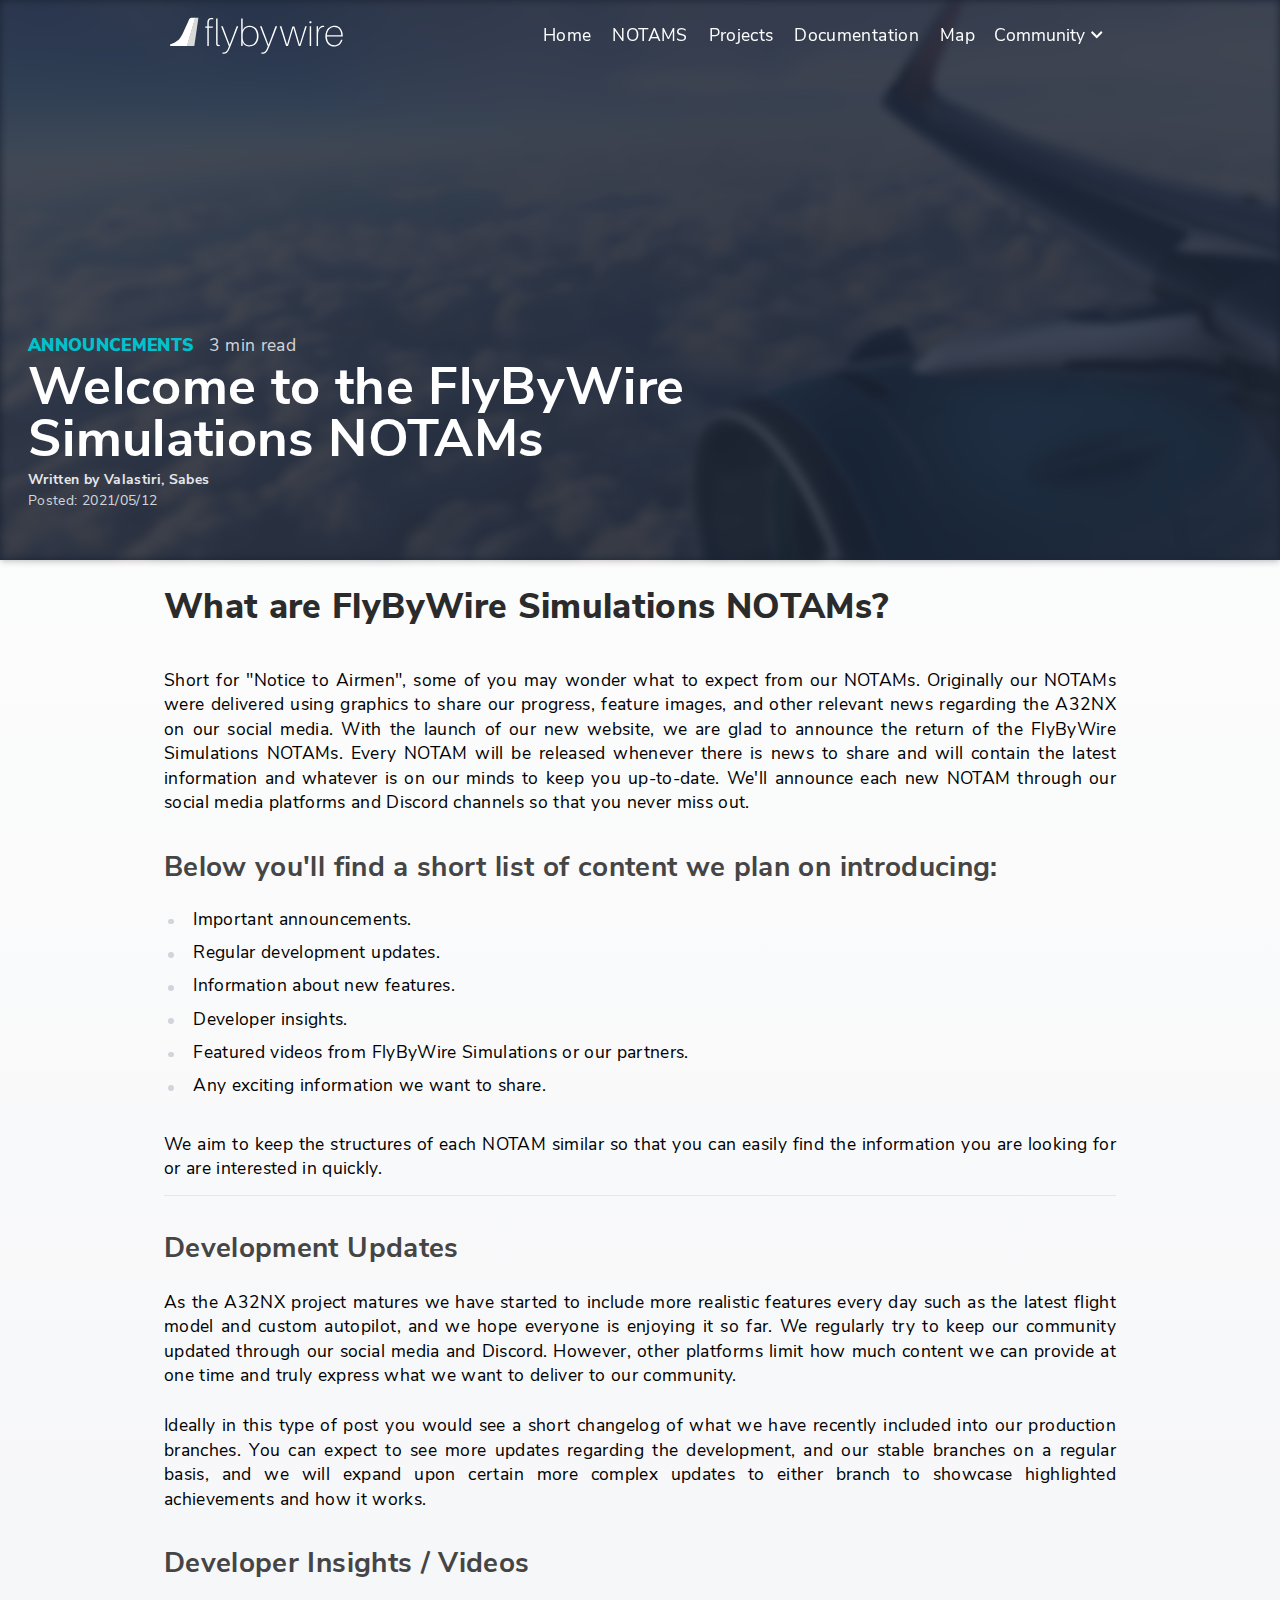
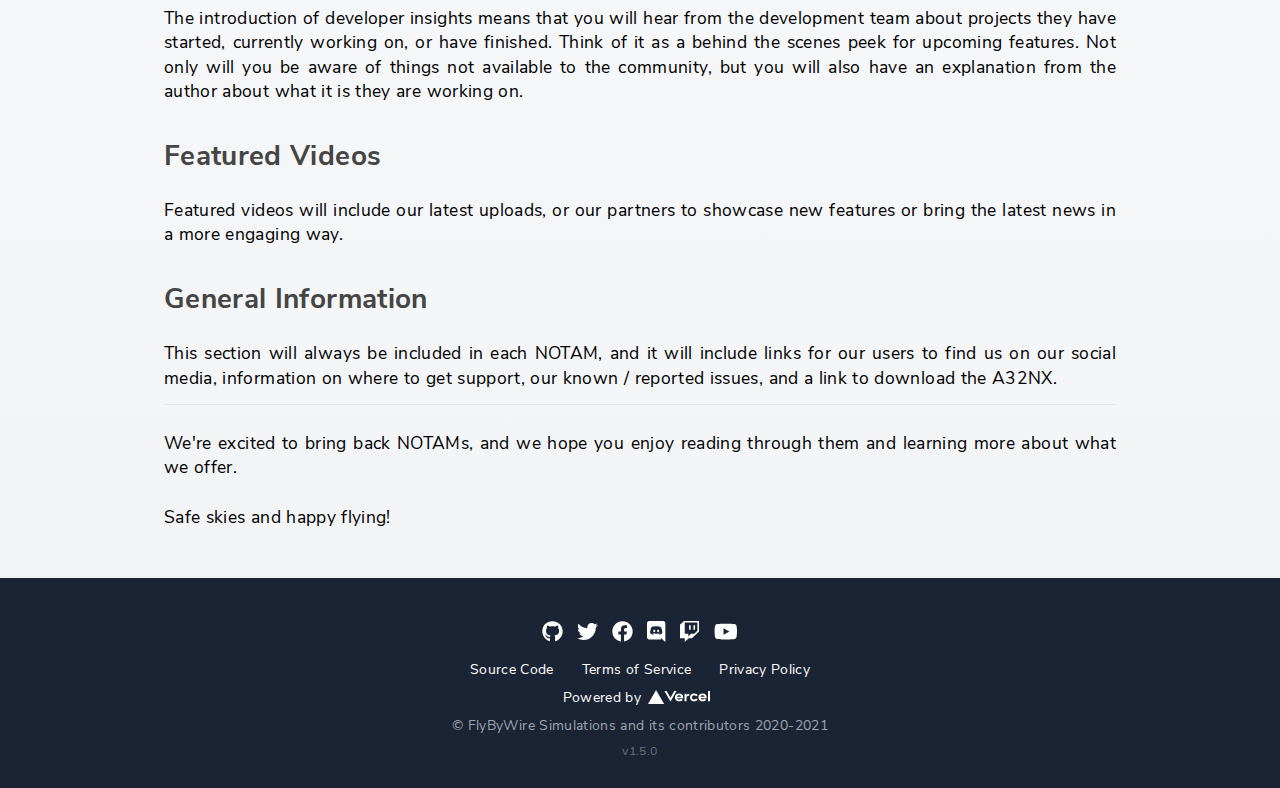
<file: notams/welcome_to_notams-2021-05-12.html>
<!DOCTYPE html><html lang="en"><head><meta charSet="utf-8"/><meta name="theme-color" content="#1D2838"/><meta name="description" content="Official FlyByWire Simulations website, an open-source community providing high quality addons for Microsoft Flight Simulator."/><meta name="og:title" content="FlyByWire Simulations"/><meta name="og:description" content="Official FlyByWire Simulations website, an open-source community providing high quality addons for Microsoft Flight Simulator."/><meta name="og:image" content="/A32NX_Front.jpeg"/><meta charSet="utf-8"/><meta name="viewport" content="width=device-width, initial-scale=1"/><title>FlyByWire Simulations</title><meta name="next-head-count" content="3"/><link rel="preload" href="/_next/static/css/3b17e0016e19870b7f95.css" as="style"/><link rel="stylesheet" href="/_next/static/css/3b17e0016e19870b7f95.css" data-n-g=""/><noscript data-n-css=""></noscript><link rel="preload" href="/_next/static/chunks/webpack-e7270ef11c037827b6df.js" as="script"/><link rel="preload" href="/_next/static/chunks/framework-7e3d1da170e0c9fd9d66.js" as="script"/><link rel="preload" href="/_next/static/chunks/433-cc714016fc06c3ab8e19.js" as="script"/><link rel="preload" href="/_next/static/chunks/168-249c2d9f5684e9b37dc4.js" as="script"/><link rel="preload" href="/_next/static/chunks/main-ce748cc025b7c7aae08d.js" as="script"/><link rel="preload" href="/_next/static/chunks/cb1608f2-84c93eedc0543169e659.js" as="script"/><link rel="preload" href="/_next/static/chunks/a9a7754c-de6f55bdb4b349d4a187.js" as="script"/><link rel="preload" href="/_next/static/chunks/497-d23b072bab6d246aa9b6.js" as="script"/><link rel="preload" href="/_next/static/chunks/pages/_app-b6c1f1f373496d88e999.js" as="script"/><link rel="preload" href="/_next/static/chunks/pages/notams/%5Bid%5D-e4fb54ec86d3411207ea.js" as="script"/></head><body><div id="__next"><div class="root"><nav class="fixed top-0 left-0 right-0 mx-auto py-2 z-50 transition bg-transparent"><div class="max-w-6xl mx-auto px-page"><div class="relative flex items-center justify-between h-16"><img class="subpixel-antialiased h-11 cursor-pointer" src="/svg/white/FBW-Logo-WHITE.svg" alt=""/><div class="absolute inset-y-0 right-3 flex items-center md:hidden"><a class="cursor-pointer"><svg aria-hidden="true" focusable="false" data-prefix="fas" data-icon="bars" class="svg-inline--fa fa-bars fa-w-14 fa-2x " role="img" xmlns="http://www.w3.org/2000/svg" viewBox="0 0 448 512"><path fill="currentColor" d="M16 132h416c8.837 0 16-7.163 16-16V76c0-8.837-7.163-16-16-16H16C7.163 60 0 67.163 0 76v40c0 8.837 7.163 16 16 16zm0 160h416c8.837 0 16-7.163 16-16v-40c0-8.837-7.163-16-16-16H16c-8.837 0-16 7.163-16 16v40c0 8.837 7.163 16 16 16zm0 160h416c8.837 0 16-7.163 16-16v-40c0-8.837-7.163-16-16-16H16c-8.837 0-16 7.163-16 16v40c0 8.837 7.163 16 16 16z"></path></svg></a></div><div class="flex flex-row items-center"><div class="flex flex-col hidden md:flex md:flex-row"><div class="text-xl m-2 p-1 active:text-blue-light transition-colors duration-200 hover:text-blue-light cursor-pointer">Home</div><div class="text-xl m-2 p-1 active:text-blue-light transition-colors duration-200 hover:text-blue-light cursor-pointer">NOTAMS</div><div class="text-xl m-2 p-1 active:text-blue-light transition-colors duration-200 hover:text-blue-light cursor-pointer">Projects</div><a href="https://docs.flybywiresim.com/" target="_blank" rel="noreferrer" class="text-xl m-2 p-1 active:text-blue-light transition-colors duration-200 hover:text-blue-light cursor-pointer">Documentation</a><div class="text-xl m-2 p-1 active:text-blue-light transition-colors duration-200 hover:text-blue-light cursor-pointer">Map</div><div class="relative inline-block text-left -ml-1.5"><button draggable="false" type="button" class="inline-flex w-full mt-1 px-4 py-2 text-xl hover:text-blue-light transition-colors duration-200 focus:outline-none" id="options-menu" aria-haspopup="true" aria-expanded="true">Community<svg aria-hidden="true" focusable="false" data-prefix="fas" data-icon="chevron-down" class="svg-inline--fa fa-chevron-down fa-w-14 fa-xs h-5 w-5 self-center ml-1.5" role="img" xmlns="http://www.w3.org/2000/svg" viewBox="0 0 448 512"><path fill="currentColor" d="M207.029 381.476L12.686 187.132c-9.373-9.373-9.373-24.569 0-33.941l22.667-22.667c9.357-9.357 24.522-9.375 33.901-.04L224 284.505l154.745-154.021c9.379-9.335 24.544-9.317 33.901.04l22.667 22.667c9.373 9.373 9.373 24.569 0 33.941L240.971 381.476c-9.373 9.372-24.569 9.372-33.942 0z"></path></svg></button></div></div></div></div></div><div class="flex flex-col px-page md:px-0 hidden"><div class="text-xl m-2 p-1 active:text-blue-light transition-colors duration-200 hover:text-blue-light cursor-pointer">Home</div><div class="text-xl m-2 p-1 active:text-blue-light transition-colors duration-200 hover:text-blue-light cursor-pointer">NOTAMS</div><div class="text-xl m-2 p-1 active:text-blue-light transition-colors duration-200 hover:text-blue-light cursor-pointer">Projects</div><a href="https://docs.flybywiresim.com/" target="_blank" rel="noreferrer" class="text-xl m-2 p-1 active:text-blue-light transition-colors duration-200 hover:text-blue-light cursor-pointer">Documentation</a><div class="text-xl m-2 p-1 active:text-blue-light transition-colors duration-200 hover:text-blue-light cursor-pointer">Map</div><div class="relative inline-block text-left -ml-1.5"><button draggable="false" type="button" class="inline-flex w-full mt-1 px-4 py-2 text-xl hover:text-blue-light transition-colors duration-200 focus:outline-none" id="options-menu" aria-haspopup="true" aria-expanded="true">Community<svg aria-hidden="true" focusable="false" data-prefix="fas" data-icon="chevron-down" class="svg-inline--fa fa-chevron-down fa-w-14 fa-xs h-5 w-5 self-center ml-1.5" role="img" xmlns="http://www.w3.org/2000/svg" viewBox="0 0 448 512"><path fill="currentColor" d="M207.029 381.476L12.686 187.132c-9.373-9.373-9.373-24.569 0-33.941l22.667-22.667c9.357-9.357 24.522-9.375 33.901-.04L224 284.505l154.745-154.021c9.379-9.335 24.544-9.317 33.901.04l22.667 22.667c9.373 9.373 9.373 24.569 0 33.941L240.971 381.476c-9.373 9.372-24.569 9.372-33.942 0z"></path></svg></button></div></div></nav><div class="min-h-screen w-full mx-auto bg-gradient-to-b from-white to-gray-100 pb-6"><div class="h-160 bg-blue-dark overflow-hidden shadow-md"><img draggable="false" class="absolute filter blur-sm opacity-20 w-screen h-160 object-cover" src="/img/a32nxwing.png" alt="FlyByWire Simulations"/><div class="flex flex-col relative h-160 max-w-6xl 2xl:inset-x-80 justify-end pb-8 lg:pb-14 px-page"><div class="flex flex-row items-center text-xl"><p class="text-teal-light font-black">ANNOUNCEMENTS</p><span class="text-gray-300 pl-4">3 min read</span></div><h1 class="text-6xl pt-1 font-semibold">Welcome to the FlyByWire Simulations NOTAMs</h1><div class="pt-1"><p class="text-gray-200 font-semibold">Written by <!-- -->Valastiri, Sabes</p><p class="text-gray-300">Posted: <!-- -->2021/05/12</p></div></div></div><article class="flex flex-col mx-auto px-page my-8 max-w-6xl space-y-4 text-xl text-black prose-2xl prose lg:text-justify"><h2>What are FlyByWire Simulations NOTAMs?</h2>
<p>Short for "Notice to Airmen", some of you may wonder what to expect from our NOTAMs. Originally our NOTAMs were delivered using graphics to share our progress, feature images, and other relevant news regarding the A32NX on our social media. With the launch of our new website, we are glad to announce the return of the FlyByWire Simulations NOTAMs. Every NOTAM will be released whenever there is news to share and will contain the latest information and whatever is on our minds to keep you up-to-date. We'll announce each new NOTAM through our social media platforms and Discord channels so that you never miss out.</p>
<h3>Below you'll find a short list of content we plan on introducing:</h3>
<ul>
<li>Important announcements.</li>
<li>Regular development updates.</li>
<li>Information about new features.</li>
<li>Developer insights.</li>
<li>Featured videos from FlyByWire Simulations or our partners.</li>
<li>Any exciting information we want to share.</li>
</ul>
<p>We aim to keep the structures of each NOTAM similar so that you can easily find the information you are looking for or are interested in quickly.</p>
<hr>
<h3>Development Updates</h3>
<p>As the A32NX project matures we have started to include more realistic features every day such as the latest flight model and custom autopilot, and we hope everyone is enjoying it so far. We regularly try to keep our community updated through our social media and Discord. However, other platforms limit how much content we can provide at one time and truly express what we want to deliver to our community.</p>
<p>Ideally in this type of post you would see a short changelog of what we have recently included into our production branches. You can expect to see more updates regarding the development, and our stable branches on a regular basis, and we will expand upon certain more complex updates to either branch to showcase highlighted achievements and how it works.</p>
<h3>Developer Insights / Videos</h3>
<p>The introduction of developer insights means that you will hear from the development team about projects they have started, currently working on, or have finished. Think of it as a behind the scenes peek for upcoming features. Not only will you be aware of things not available to the community, but you will also have an explanation from the author about what it is they are working on.</p>
<h3>Featured Videos</h3>
<p>Featured videos will include our latest uploads, or our partners to showcase new features or bring the latest news in a more engaging way.</p>
<h3>General Information</h3>
<p>This section will always be included in each NOTAM, and it will include links for our users to find us on our social media, information on where to get support, our known / reported issues, and a link to download the A32NX.</p>
<hr>
<p>We're excited to bring back NOTAMs, and we hope you enjoy reading through them and learning more about what we offer.</p>
<p>Safe skies and happy flying!</p>
</article></div><footer class="relative bg-blue-dark w-full px-10 py-8 z-30"><div class="flex flex-row justify-center"><div class="flex flex-col"><div class="flex flex-col-3 py-4 text-lg mx-auto"><a href="https://github.com/flybywiresim" target="_blank" rel="noreferrer"><svg aria-hidden="true" focusable="false" data-prefix="fab" data-icon="github" class="svg-inline--fa fa-github fa-w-16 fa-lg mx-2 hover:text-blue-light duration-100" role="img" xmlns="http://www.w3.org/2000/svg" viewBox="0 0 496 512"><path fill="currentColor" d="M165.9 397.4c0 2-2.3 3.6-5.2 3.6-3.3.3-5.6-1.3-5.6-3.6 0-2 2.3-3.6 5.2-3.6 3-.3 5.6 1.3 5.6 3.6zm-31.1-4.5c-.7 2 1.3 4.3 4.3 4.9 2.6 1 5.6 0 6.2-2s-1.3-4.3-4.3-5.2c-2.6-.7-5.5.3-6.2 2.3zm44.2-1.7c-2.9.7-4.9 2.6-4.6 4.9.3 2 2.9 3.3 5.9 2.6 2.9-.7 4.9-2.6 4.6-4.6-.3-1.9-3-3.2-5.9-2.9zM244.8 8C106.1 8 0 113.3 0 252c0 110.9 69.8 205.8 169.5 239.2 12.8 2.3 17.3-5.6 17.3-12.1 0-6.2-.3-40.4-.3-61.4 0 0-70 15-84.7-29.8 0 0-11.4-29.1-27.8-36.6 0 0-22.9-15.7 1.6-15.4 0 0 24.9 2 38.6 25.8 21.9 38.6 58.6 27.5 72.9 20.9 2.3-16 8.8-27.1 16-33.7-55.9-6.2-112.3-14.3-112.3-110.5 0-27.5 7.6-41.3 23.6-58.9-2.6-6.5-11.1-33.3 2.6-67.9 20.9-6.5 69 27 69 27 20-5.6 41.5-8.5 62.8-8.5s42.8 2.9 62.8 8.5c0 0 48.1-33.6 69-27 13.7 34.7 5.2 61.4 2.6 67.9 16 17.7 25.8 31.5 25.8 58.9 0 96.5-58.9 104.2-114.8 110.5 9.2 7.9 17 22.9 17 46.4 0 33.7-.3 75.4-.3 83.6 0 6.5 4.6 14.4 17.3 12.1C428.2 457.8 496 362.9 496 252 496 113.3 383.5 8 244.8 8zM97.2 352.9c-1.3 1-1 3.3.7 5.2 1.6 1.6 3.9 2.3 5.2 1 1.3-1 1-3.3-.7-5.2-1.6-1.6-3.9-2.3-5.2-1zm-10.8-8.1c-.7 1.3.3 2.9 2.3 3.9 1.6 1 3.6.7 4.3-.7.7-1.3-.3-2.9-2.3-3.9-2-.6-3.6-.3-4.3.7zm32.4 35.6c-1.6 1.3-1 4.3 1.3 6.2 2.3 2.3 5.2 2.6 6.5 1 1.3-1.3.7-4.3-1.3-6.2-2.2-2.3-5.2-2.6-6.5-1zm-11.4-14.7c-1.6 1-1.6 3.6 0 5.9 1.6 2.3 4.3 3.3 5.6 2.3 1.6-1.3 1.6-3.9 0-6.2-1.4-2.3-4-3.3-5.6-2z"></path></svg></a><a href="https://twitter.com/FlyByWireSim" target="_blank" rel="noreferrer"><svg aria-hidden="true" focusable="false" data-prefix="fab" data-icon="twitter" class="svg-inline--fa fa-twitter fa-w-16 fa-lg mx-2 hover:text-blue-light duration-100" role="img" xmlns="http://www.w3.org/2000/svg" viewBox="0 0 512 512"><path fill="currentColor" d="M459.37 151.716c.325 4.548.325 9.097.325 13.645 0 138.72-105.583 298.558-298.558 298.558-59.452 0-114.68-17.219-161.137-47.106 8.447.974 16.568 1.299 25.34 1.299 49.055 0 94.213-16.568 130.274-44.832-46.132-.975-84.792-31.188-98.112-72.772 6.498.974 12.995 1.624 19.818 1.624 9.421 0 18.843-1.3 27.614-3.573-48.081-9.747-84.143-51.98-84.143-102.985v-1.299c13.969 7.797 30.214 12.67 47.431 13.319-28.264-18.843-46.781-51.005-46.781-87.391 0-19.492 5.197-37.36 14.294-52.954 51.655 63.675 129.3 105.258 216.365 109.807-1.624-7.797-2.599-15.918-2.599-24.04 0-57.828 46.782-104.934 104.934-104.934 30.213 0 57.502 12.67 76.67 33.137 23.715-4.548 46.456-13.32 66.599-25.34-7.798 24.366-24.366 44.833-46.132 57.827 21.117-2.273 41.584-8.122 60.426-16.243-14.292 20.791-32.161 39.308-52.628 54.253z"></path></svg></a><a href="https://www.facebook.com/FlyByWireSimulations" target="_blank" rel="noreferrer"><svg aria-hidden="true" focusable="false" data-prefix="fab" data-icon="facebook" class="svg-inline--fa fa-facebook fa-w-16 fa-lg mx-2 hover:text-blue-light duration-100" role="img" xmlns="http://www.w3.org/2000/svg" viewBox="0 0 512 512"><path fill="currentColor" d="M504 256C504 119 393 8 256 8S8 119 8 256c0 123.78 90.69 226.38 209.25 245V327.69h-63V256h63v-54.64c0-62.15 37-96.48 93.67-96.48 27.14 0 55.52 4.84 55.52 4.84v61h-31.28c-30.8 0-40.41 19.12-40.41 38.73V256h68.78l-11 71.69h-57.78V501C413.31 482.38 504 379.78 504 256z"></path></svg></a><a href="https://discord.gg/flybywire" target="_blank" rel="noreferrer"><svg aria-hidden="true" focusable="false" data-prefix="fab" data-icon="discord" class="svg-inline--fa fa-discord fa-w-14 fa-lg mx-2 hover:text-blue-light duration-100" role="img" xmlns="http://www.w3.org/2000/svg" viewBox="0 0 448 512"><path fill="currentColor" d="M297.216 243.2c0 15.616-11.52 28.416-26.112 28.416-14.336 0-26.112-12.8-26.112-28.416s11.52-28.416 26.112-28.416c14.592 0 26.112 12.8 26.112 28.416zm-119.552-28.416c-14.592 0-26.112 12.8-26.112 28.416s11.776 28.416 26.112 28.416c14.592 0 26.112-12.8 26.112-28.416.256-15.616-11.52-28.416-26.112-28.416zM448 52.736V512c-64.494-56.994-43.868-38.128-118.784-107.776l13.568 47.36H52.48C23.552 451.584 0 428.032 0 398.848V52.736C0 23.552 23.552 0 52.48 0h343.04C424.448 0 448 23.552 448 52.736zm-72.96 242.688c0-82.432-36.864-149.248-36.864-149.248-36.864-27.648-71.936-26.88-71.936-26.88l-3.584 4.096c43.52 13.312 63.744 32.512 63.744 32.512-60.811-33.329-132.244-33.335-191.232-7.424-9.472 4.352-15.104 7.424-15.104 7.424s21.248-20.224 67.328-33.536l-2.56-3.072s-35.072-.768-71.936 26.88c0 0-36.864 66.816-36.864 149.248 0 0 21.504 37.12 78.08 38.912 0 0 9.472-11.52 17.152-21.248-32.512-9.728-44.8-30.208-44.8-30.208 3.766 2.636 9.976 6.053 10.496 6.4 43.21 24.198 104.588 32.126 159.744 8.96 8.96-3.328 18.944-8.192 29.44-15.104 0 0-12.8 20.992-46.336 30.464 7.68 9.728 16.896 20.736 16.896 20.736 56.576-1.792 78.336-38.912 78.336-38.912z"></path></svg></a><a href="https://www.twitch.tv/flybywiresimulations" target="_blank" rel="noreferrer"><svg aria-hidden="true" focusable="false" data-prefix="fab" data-icon="twitch" class="svg-inline--fa fa-twitch fa-w-16 fa-lg mx-2 hover:text-blue-light duration-100" role="img" xmlns="http://www.w3.org/2000/svg" viewBox="0 0 512 512"><path fill="currentColor" d="M391.17,103.47H352.54v109.7h38.63ZM285,103H246.37V212.75H285ZM120.83,0,24.31,91.42V420.58H140.14V512l96.53-91.42h77.25L487.69,256V0ZM449.07,237.75l-77.22,73.12H294.61l-67.6,64v-64H140.14V36.58H449.07Z"></path></svg></a><a href="https://www.youtube.com/c/FlyByWireSimulations" target="_blank" rel="noreferrer"><svg aria-hidden="true" focusable="false" data-prefix="fab" data-icon="youtube" class="svg-inline--fa fa-youtube fa-w-18 fa-lg mx-2 hover:text-blue-light duration-100" role="img" xmlns="http://www.w3.org/2000/svg" viewBox="0 0 576 512"><path fill="currentColor" d="M549.655 124.083c-6.281-23.65-24.787-42.276-48.284-48.597C458.781 64 288 64 288 64S117.22 64 74.629 75.486c-23.497 6.322-42.003 24.947-48.284 48.597-11.412 42.867-11.412 132.305-11.412 132.305s0 89.438 11.412 132.305c6.281 23.65 24.787 41.5 48.284 47.821C117.22 448 288 448 288 448s170.78 0 213.371-11.486c23.497-6.321 42.003-24.171 48.284-47.821 11.412-42.867 11.412-132.305 11.412-132.305s0-89.438-11.412-132.305zm-317.51 213.508V175.185l142.739 81.205-142.739 81.201z"></path></svg></a></div><div class="text-center"><div class="flex flex-row justify-center mx-auto space-x-8"><a class="hover:underline" href="https://github.com/flybywiresim/flybywiresim-website/" target="_blank" rel="noreferrer"><p>Source Code</p></a><div class="hover:underline cursor-pointer"><p>Terms of Service</p></div><div class="hover:underline cursor-pointer"><p>Privacy Policy</p></div></div><div class="mt-2"><a class="flex justify-center" href="https://vercel.com/?utm_source=flybywiresim&amp;utm_campaign=oss" target="_blank" rel="noreferrer">Powered by<img class="mx-2 h-4 self-center" src="/svg/vercel.svg" alt="Vercel"/></a></div><p class="text-gray-400 pt-2">© FlyByWire Simulations and its contributors 2020-2021</p><p class="text-sm text-gray-500 pt-2">v<!-- -->1.5.0</p></div></div></div></footer></div></div><script id="__NEXT_DATA__" type="application/json">{"props":{"pageProps":{"content":{"id":"welcome_to_notams-2021-05-12","contentHtml":"\u003ch2\u003eWhat are FlyByWire Simulations NOTAMs?\u003c/h2\u003e\n\u003cp\u003eShort for \"Notice to Airmen\", some of you may wonder what to expect from our NOTAMs. Originally our NOTAMs were delivered using graphics to share our progress, feature images, and other relevant news regarding the A32NX on our social media. With the launch of our new website, we are glad to announce the return of the FlyByWire Simulations NOTAMs. Every NOTAM will be released whenever there is news to share and will contain the latest information and whatever is on our minds to keep you up-to-date. We'll announce each new NOTAM through our social media platforms and Discord channels so that you never miss out.\u003c/p\u003e\n\u003ch3\u003eBelow you'll find a short list of content we plan on introducing:\u003c/h3\u003e\n\u003cul\u003e\n\u003cli\u003eImportant announcements.\u003c/li\u003e\n\u003cli\u003eRegular development updates.\u003c/li\u003e\n\u003cli\u003eInformation about new features.\u003c/li\u003e\n\u003cli\u003eDeveloper insights.\u003c/li\u003e\n\u003cli\u003eFeatured videos from FlyByWire Simulations or our partners.\u003c/li\u003e\n\u003cli\u003eAny exciting information we want to share.\u003c/li\u003e\n\u003c/ul\u003e\n\u003cp\u003eWe aim to keep the structures of each NOTAM similar so that you can easily find the information you are looking for or are interested in quickly.\u003c/p\u003e\n\u003chr\u003e\n\u003ch3\u003eDevelopment Updates\u003c/h3\u003e\n\u003cp\u003eAs the A32NX project matures we have started to include more realistic features every day such as the latest flight model and custom autopilot, and we hope everyone is enjoying it so far. We regularly try to keep our community updated through our social media and Discord. However, other platforms limit how much content we can provide at one time and truly express what we want to deliver to our community.\u003c/p\u003e\n\u003cp\u003eIdeally in this type of post you would see a short changelog of what we have recently included into our production branches. You can expect to see more updates regarding the development, and our stable branches on a regular basis, and we will expand upon certain more complex updates to either branch to showcase highlighted achievements and how it works.\u003c/p\u003e\n\u003ch3\u003eDeveloper Insights / Videos\u003c/h3\u003e\n\u003cp\u003eThe introduction of developer insights means that you will hear from the development team about projects they have started, currently working on, or have finished. Think of it as a behind the scenes peek for upcoming features. Not only will you be aware of things not available to the community, but you will also have an explanation from the author about what it is they are working on.\u003c/p\u003e\n\u003ch3\u003eFeatured Videos\u003c/h3\u003e\n\u003cp\u003eFeatured videos will include our latest uploads, or our partners to showcase new features or bring the latest news in a more engaging way.\u003c/p\u003e\n\u003ch3\u003eGeneral Information\u003c/h3\u003e\n\u003cp\u003eThis section will always be included in each NOTAM, and it will include links for our users to find us on our social media, information on where to get support, our known / reported issues, and a link to download the A32NX.\u003c/p\u003e\n\u003chr\u003e\n\u003cp\u003eWe're excited to bring back NOTAMs, and we hope you enjoy reading through them and learning more about what we offer.\u003c/p\u003e\n\u003cp\u003eSafe skies and happy flying!\u003c/p\u003e\n","readingStats":{"text":"3 min read","minutes":2.565,"time":153900,"words":513},"title":"Welcome to the FlyByWire Simulations NOTAMs","date":"2021-05-12","authors":["Valastiri","Sabes"],"category":"ANNOUNCEMENTS","metaImage":"/img/a32nxwing.png","metaAlt":"FlyByWire Simulations"}},"__N_SSG":true},"page":"/notams/[id]","query":{"id":"welcome_to_notams-2021-05-12"},"buildId":"bF8gY_7gdfWx07BrRvaIF","isFallback":false,"gsp":true}</script><script nomodule="" src="/_next/static/chunks/polyfills-8683bd742a84c1edd48c.js"></script><script src="/_next/static/chunks/webpack-e7270ef11c037827b6df.js" async=""></script><script src="/_next/static/chunks/framework-7e3d1da170e0c9fd9d66.js" async=""></script><script src="/_next/static/chunks/433-cc714016fc06c3ab8e19.js" async=""></script><script src="/_next/static/chunks/168-249c2d9f5684e9b37dc4.js" async=""></script><script src="/_next/static/chunks/main-ce748cc025b7c7aae08d.js" async=""></script><script src="/_next/static/chunks/cb1608f2-84c93eedc0543169e659.js" async=""></script><script src="/_next/static/chunks/a9a7754c-de6f55bdb4b349d4a187.js" async=""></script><script src="/_next/static/chunks/497-d23b072bab6d246aa9b6.js" async=""></script><script src="/_next/static/chunks/pages/_app-b6c1f1f373496d88e999.js" async=""></script><script src="/_next/static/chunks/pages/notams/%5Bid%5D-e4fb54ec86d3411207ea.js" async=""></script><script src="/_next/static/bF8gY_7gdfWx07BrRvaIF/_buildManifest.js" async=""></script><script src="/_next/static/bF8gY_7gdfWx07BrRvaIF/_ssgManifest.js" async=""></script></body></html>
</file>
<file: _next/static/css/2c35d1366ff0de5b18cd.css>
@font-face{font-family:Nunito Sans;font-weight:300;src:url(/font/NunitoSans-Light.ttf)}@font-face{font-family:Nunito Sans;font-weight:400;src:url(/font/NunitoSans-Regular.ttf)}@font-face{font-family:Nunito Sans;font-weight:500;src:url(/font/NunitoSans-SemiBold.ttf)}@font-face{font-family:Nunito Sans;font-weight:600;src:url(/font/NunitoSans-Bold.ttf)}@font-face{font-family:Nunito Sans;font-weight:700;src:url(/font/NunitoSans-ExtraBold.ttf)}@font-face{font-family:Nunito Sans;font-weight:800;src:url(/font/NunitoSans-Black.ttf)}/*! tailwindcss v2.1.2 | MIT License | https://tailwindcss.com *//*! modern-normalize v1.1.0 | MIT License | https://github.com/sindresorhus/modern-normalize */html{-moz-tab-size:4;tab-size:4;line-height:1.15;-webkit-text-size-adjust:100%}body{margin:0;font-family:system-ui,-apple-system,Segoe UI,Roboto,Helvetica,Arial,sans-serif,Apple Color Emoji,Segoe UI Emoji}hr{height:0;color:inherit}abbr[title]{-webkit-text-decoration:underline dotted;text-decoration:underline dotted}b,strong{font-weight:bolder}code,kbd,pre,samp{font-family:ui-monospace,SFMono-Regular,Consolas,Liberation Mono,Menlo,monospace;font-size:1em}small{font-size:80%}sub,sup{font-size:75%;line-height:0;position:relative;vertical-align:baseline}sub{bottom:-.25em}sup{top:-.5em}table{text-indent:0;border-color:inherit}button,input,optgroup,select,textarea{font-family:inherit;font-size:100%;line-height:1.15;margin:0}button,select{text-transform:none}[type=button],[type=reset],[type=submit],button{-webkit-appearance:button}::-moz-focus-inner{border-style:none;padding:0}:-moz-focusring{outline:1px dotted ButtonText}:-moz-ui-invalid{box-shadow:none}legend{padding:0}progress{vertical-align:baseline}::-webkit-inner-spin-button,::-webkit-outer-spin-button{height:auto}[type=search]{-webkit-appearance:textfield;outline-offset:-2px}::-webkit-search-decoration{-webkit-appearance:none}::-webkit-file-upload-button{-webkit-appearance:button;font:inherit}summary{display:list-item}blockquote,dd,dl,figure,h1,h2,h3,h4,h5,h6,hr,p,pre{margin:0}button{background-color:transparent;background-image:none}button:focus{outline:1px dotted;outline:5px auto -webkit-focus-ring-color}fieldset,ol,ul{margin:0;padding:0}ol,ul{list-style:none}html{font-family:Nunito Sans;line-height:1.5}body{font-family:inherit;line-height:inherit}*,:after,:before{box-sizing:border-box;border:0 solid #e5e7eb}hr{border-top-width:1px}img{border-style:solid}textarea{resize:vertical}input::-webkit-input-placeholder,textarea::-webkit-input-placeholder{opacity:1;color:#9ca3af}input:-ms-input-placeholder,textarea:-ms-input-placeholder{opacity:1;color:#9ca3af}input::placeholder,textarea::placeholder{opacity:1;color:#9ca3af}[role=button],button{cursor:pointer}table{border-collapse:collapse}h1,h2,h3,h4,h5,h6{font-size:inherit;font-weight:inherit}a{color:inherit;text-decoration:inherit}button,input,optgroup,select,textarea{padding:0;line-height:inherit;color:inherit}code,kbd,pre,samp{font-family:ui-monospace,SFMono-Regular,Menlo,Monaco,Consolas,Liberation Mono,Courier New,monospace}audio,canvas,embed,iframe,img,object,svg,video{display:block;vertical-align:middle}img,video{max-width:100%;height:auto}*{--tw-shadow:0 0 transparent;--tw-ring-inset:var(--tw-empty,/*!*/ /*!*/);--tw-ring-offset-width:0px;--tw-ring-offset-color:#fff;--tw-ring-color:rgba(59,130,246,0.5);--tw-ring-offset-shadow:0 0 transparent;--tw-ring-shadow:0 0 transparent}html{font-size:14px;scroll-behavior:smooth}body{overflow-x:hidden;--tw-bg-opacity:1;background-color:rgba(20,30,48,var(--tw-bg-opacity));letter-spacing:.025em;--tw-text-opacity:1;color:rgba(255,255,255,var(--tw-text-opacity))}.prose{color:#374151;max-width:65ch}.prose [class~=lead]{color:#4b5563;font-size:1.25em;line-height:1.6;margin-top:1.2em;margin-bottom:1.2em}.prose a{color:#111827;text-decoration:underline;font-weight:500}.prose strong{color:#111827;font-weight:600}.prose ol[type=A]{--list-counter-style:upper-alpha}.prose ol[type=a]{--list-counter-style:lower-alpha}.prose ol[type="A s"]{--list-counter-style:upper-alpha}.prose ol[type="a s"]{--list-counter-style:lower-alpha}.prose ol[type=I]{--list-counter-style:upper-roman}.prose ol[type=i]{--list-counter-style:lower-roman}.prose ol[type="I s"]{--list-counter-style:upper-roman}.prose ol[type="i s"]{--list-counter-style:lower-roman}.prose ol[type="1"]{--list-counter-style:decimal}.prose ol>li{position:relative;padding-left:1.75em}.prose ol>li:before{content:counter(list-item,var(--list-counter-style,decimal)) ".";position:absolute;font-weight:400;color:#6b7280;left:0}.prose ul>li{position:relative;padding-left:1.75em}.prose ul>li:before{content:"";position:absolute;background-color:#d1d5db;border-radius:50%;width:.375em;height:.375em;top:calc(.875em - .1875em);left:.25em}.prose hr{border-color:#e5e7eb;border-top-width:1px;margin-top:3em;margin-bottom:3em}.prose blockquote{font-weight:500;font-style:italic;color:#111827;border-left-width:.25rem;border-left-color:#e5e7eb;quotes:"\201C""\201D""\2018""\2019";margin-top:1.6em;margin-bottom:1.6em;padding-left:1em}.prose blockquote p:first-of-type:before{content:open-quote}.prose blockquote p:last-of-type:after{content:close-quote}.prose h1{color:#111827;font-weight:800;font-size:2.25em;margin-top:0;margin-bottom:.8888889em;line-height:1.1111111}.prose h2{color:#111827;font-weight:700;font-size:1.5em;margin-top:2em;margin-bottom:1em;line-height:1.3333333}.prose h3{font-size:1.25em;margin-top:1.6em;margin-bottom:.6em;line-height:1.6}.prose h3,.prose h4{color:#111827;font-weight:600}.prose h4{margin-top:1.5em;margin-bottom:.5em;line-height:1.5}.prose figure figcaption{color:#6b7280;font-size:.875em;line-height:1.4285714;margin-top:.8571429em}.prose code{color:#111827;font-weight:600;font-size:.875em}.prose code:after,.prose code:before{content:"`"}.prose a code{color:#111827}.prose pre{color:#e5e7eb;background-color:#1f2937;overflow-x:auto;font-size:.875em;line-height:1.7142857;margin-top:1.7142857em;margin-bottom:1.7142857em;border-radius:.375rem;padding:.8571429em 1.1428571em}.prose pre code{background-color:transparent;border-width:0;border-radius:0;padding:0;font-weight:400;color:inherit;font-size:inherit;font-family:inherit;line-height:inherit}.prose pre code:after,.prose pre code:before{content:none}.prose table{width:100%;table-layout:auto;text-align:left;margin-top:2em;margin-bottom:2em;font-size:.875em;line-height:1.7142857}.prose thead{color:#111827;font-weight:600;border-bottom-width:1px;border-bottom-color:#d1d5db}.prose thead th{vertical-align:bottom;padding-right:.5714286em;padding-bottom:.5714286em;padding-left:.5714286em}.prose tbody tr{border-bottom-width:1px;border-bottom-color:#e5e7eb}.prose tbody tr:last-child{border-bottom-width:0}.prose tbody td{vertical-align:top;padding:.5714286em}.prose{font-size:1rem;line-height:1.75}.prose p{margin-top:1.25em;margin-bottom:1.25em}.prose figure,.prose img,.prose video{margin-top:2em;margin-bottom:2em}.prose figure>*{margin-top:0;margin-bottom:0}.prose h2 code{font-size:.875em}.prose h3 code{font-size:.9em}.prose ol,.prose ul{margin-top:1.25em;margin-bottom:1.25em}.prose li{margin-top:.5em;margin-bottom:.5em}.prose>ul>li p{margin-top:.75em;margin-bottom:.75em}.prose>ul>li>:first-child{margin-top:1.25em}.prose>ul>li>:last-child{margin-bottom:1.25em}.prose>ol>li>:first-child{margin-top:1.25em}.prose>ol>li>:last-child{margin-bottom:1.25em}.prose ol ol,.prose ol ul,.prose ul ol,.prose ul ul{margin-top:.75em;margin-bottom:.75em}.prose h2+*,.prose h3+*,.prose h4+*,.prose hr+*{margin-top:0}.prose thead th:first-child{padding-left:0}.prose thead th:last-child{padding-right:0}.prose tbody td:first-child{padding-left:0}.prose tbody td:last-child{padding-right:0}.prose>:first-child{margin-top:0}.prose>:last-child{margin-bottom:0}.prose-2xl{font-size:1.5rem;line-height:1.6666667}.prose-2xl p{margin-top:1.3333333em;margin-bottom:1.3333333em;padding-top:.8rem}.prose-2xl [class~=lead]{font-size:1.25em;line-height:1.4666667;margin-top:1.0666667em;margin-bottom:1.0666667em}.prose-2xl blockquote{margin-top:1.7777778em;margin-bottom:1.7777778em;padding-left:1.1111111em}.prose-2xl h1{font-size:4rem;margin-top:0;margin-bottom:.875em;line-height:1;color:#171717;font-weight:700}.prose-2xl h2{font-size:2.5rem;margin-top:1.5em;margin-bottom:.8333333em;line-height:1.0833333;color:#2b2b2b}.prose-2xl h3{font-size:2rem;margin-top:1.5555556em;margin-bottom:.6666667em;line-height:1.2222222;color:#454545;padding-top:1.5rem}.prose-2xl h4{margin-top:1.6666667em;margin-bottom:.6666667em;line-height:1.5}.prose-2xl figure,.prose-2xl img,.prose-2xl video{margin-top:2em;margin-bottom:2em}.prose-2xl figure>*{margin-top:0;margin-bottom:0}.prose-2xl figure figcaption{font-size:.8333333em;line-height:1.6;margin-top:1em}.prose-2xl code{font-size:.8333333em}.prose-2xl h2 code{font-size:.875em}.prose-2xl h3 code{font-size:.8888889em}.prose-2xl pre{font-size:.8333333em;line-height:1.8;margin-top:2em;margin-bottom:2em;border-radius:.5rem;padding:1.2em 1.6em}.prose-2xl ol,.prose-2xl ul{margin-top:1.3333333em;margin-bottom:1.3333333em}.prose-2xl li{margin-top:.5em;margin-bottom:.5em}.prose-2xl ol>li{padding-left:1.6666667em}.prose-2xl ol>li:before{left:0}.prose-2xl ul>li{padding-left:1.6666667em}.prose-2xl ul>li:before{width:.3333333em;height:.3333333em;top:calc(.8333333em - .1666667em);left:.25em}.prose-2xl>ul>li p{margin-top:.8333333em;margin-bottom:.8333333em}.prose-2xl>ul>li>:first-child{margin-top:1.3333333em}.prose-2xl>ul>li>:last-child{margin-bottom:1.3333333em}.prose-2xl>ol>li>:first-child{margin-top:1.3333333em}.prose-2xl>ol>li>:last-child{margin-bottom:1.3333333em}.prose-2xl ol ol,.prose-2xl ol ul,.prose-2xl ul ol,.prose-2xl ul ul{margin-top:.6666667em;margin-bottom:.6666667em}.prose-2xl hr{margin-top:3em;margin-bottom:3em}.prose-2xl h2+*,.prose-2xl h3+*,.prose-2xl h4+*,.prose-2xl hr+*{margin-top:0}.prose-2xl table{font-size:.8333333em;line-height:1.4}.prose-2xl thead th{padding-right:.6em;padding-bottom:.8em;padding-left:.6em}.prose-2xl thead th:first-child{padding-left:0}.prose-2xl thead th:last-child{padding-right:0}.prose-2xl tbody td{padding:.8em .6em}.prose-2xl tbody td:first-child{padding-left:0}.prose-2xl tbody td:last-child{padding-right:0}.prose-2xl>:first-child{margin-top:0}.prose-2xl>:last-child{margin-bottom:0}.prose-2xl{max-width:73ch}.prose-2xl h1,.prose-2xl h2,.prose-2xl h3,.prose-2xl h4,.prose-2xl h5,.prose-2xl h6{margin-bottom:1.2rem}.prose-2xl a{color:#1497b8}.visible{visibility:visible}.absolute{position:absolute}.static{position:static}.relative{position:relative}.fixed{position:fixed}.inset-y-0{top:0;bottom:0}.inset-x-2{left:.5rem;right:.5rem}.inset-y-1\/3{top:33.333333%;bottom:33.333333%}.top-0{top:0}.bottom-0{bottom:0}.bottom-5{bottom:1.25rem}.left-0{left:0}.right-0{right:0}.right-3{right:.75rem}.-right-1\/3{right:-33.333333%}.z-50{z-index:50}.z-20{z-index:20}.z-0{z-index:0}.z-10{z-index:10}.z-30{z-index:30}.-z-10{z-index:-10}.float-right{float:right}.m-auto{margin:auto}.-m-2{margin:-.5rem}.m-2{margin:.5rem}.m-8{margin:2rem}.mx-auto{margin-left:auto;margin-right:auto}.my-auto{margin-top:auto;margin-bottom:auto}.my-40{margin-top:10rem;margin-bottom:10rem}.my-8{margin-top:2rem;margin-bottom:2rem}.my-6{margin-top:1.5rem;margin-bottom:1.5rem}.my-12{margin-top:3rem;margin-bottom:3rem}.mx-1{margin-left:.25rem;margin-right:.25rem}.mx-4{margin-left:1rem;margin-right:1rem}.mx-2{margin-left:.5rem;margin-right:.5rem}.-mb-1{margin-bottom:-.25rem}.-mt-1{margin-top:-.25rem}.mb-1{margin-bottom:.25rem}.ml-auto{margin-left:auto}.mt-3{margin-top:.75rem}.mt-8{margin-top:2rem}.mt-4{margin-top:1rem}.mb-3{margin-bottom:.75rem}.mt-40{margin-top:10rem}.mt-2{margin-top:.5rem}.mt-10{margin-top:2.5rem}.ml-2{margin-left:.5rem}.mr-1{margin-right:.25rem}.mr-2{margin-right:.5rem}.mt-6{margin-top:1.5rem}.mb-7{margin-bottom:1.75rem}.mt-5{margin-top:1.25rem}.mb-6{margin-bottom:1.5rem}.mb-5{margin-bottom:1.25rem}.mb-8{margin-bottom:2rem}.mb-4{margin-bottom:1rem}.-mb-40{margin-bottom:-10rem}.-mt-10{margin-top:-2.5rem}.mt-1{margin-top:.25rem}.ml-1\.5{margin-left:.375rem}.ml-1{margin-left:.25rem}.-ml-1\.5{margin-left:-.375rem}.-ml-1{margin-left:-.25rem}.mr-3{margin-right:.75rem}.mb-auto{margin-bottom:auto}.mr-5{margin-right:1.25rem}.mt-12{margin-top:3rem}.mb-20{margin-bottom:5rem}.mb-2{margin-bottom:.5rem}.block{display:block}.inline-block{display:inline-block}.flex{display:-webkit-flex;display:flex}.inline-flex{display:-webkit-inline-flex;display:inline-flex}.table{display:table}.grid{display:grid}.hidden{display:none}.h-1{height:.25rem}.h-11{height:2.75rem}.h-5{height:1.25rem}.h-6{height:1.5rem}.h-screen{height:100vh}.h-160{height:40rem}.h-2{height:.5rem}.h-144{height:36rem}.h-14{height:3.5rem}.h-4{height:1rem}.h-16{height:4rem}.max-h-80{max-height:20rem}.min-h-screen{min-height:100vh}.w-12{width:3rem}.w-5{width:1.25rem}.w-60{width:15rem}.w-8{width:2rem}.w-full{width:100%}.w-screen{width:100vw}.w-1\/2{width:50%}.w-0{width:0}.w-7\/12{width:58.333333%}.w-24{width:6rem}.w-40{width:10rem}.w-11\/12{width:91.666667%}.w-3\/5{width:60%}.w-44{width:11rem}.w-2\/3{width:66.666667%}.max-w-md{max-width:28rem}.max-w-6xl{max-width:72rem}.max-w-4xl{max-width:56rem}.max-w-prose{max-width:65ch}.max-w-2xl{max-width:42rem}.max-w-screen-2xl{max-width:1536px}.max-w-lg{max-width:32rem}.max-w-max{max-width:-webkit-max-content;max-width:max-content}.max-w-7xl{max-width:80rem}.flex-grow{-webkit-flex-grow:1;flex-grow:1}.transform{--tw-translate-x:0;--tw-translate-y:0;--tw-rotate:0;--tw-skew-x:0;--tw-skew-y:0;--tw-scale-x:1;--tw-scale-y:1;-webkit-transform:translateX(var(--tw-translate-x)) translateY(var(--tw-translate-y)) rotate(var(--tw-rotate)) skewX(var(--tw-skew-x)) skewY(var(--tw-skew-y)) scaleX(var(--tw-scale-x)) scaleY(var(--tw-scale-y));transform:translateX(var(--tw-translate-x)) translateY(var(--tw-translate-y)) rotate(var(--tw-rotate)) skewX(var(--tw-skew-x)) skewY(var(--tw-skew-y)) scaleX(var(--tw-scale-x)) scaleY(var(--tw-scale-y))}.translate-x-6{--tw-translate-x:1.5rem}.rotate-180{--tw-rotate:180deg}.scale-150{--tw-scale-x:1.5;--tw-scale-y:1.5}@-webkit-keyframes bounce{0%,to{-webkit-transform:translateY(-25%);transform:translateY(-25%);-webkit-animation-timing-function:cubic-bezier(.8,0,1,1);animation-timing-function:cubic-bezier(.8,0,1,1)}50%{-webkit-transform:none;transform:none;-webkit-animation-timing-function:cubic-bezier(0,0,.2,1);animation-timing-function:cubic-bezier(0,0,.2,1)}}@keyframes bounce{0%,to{-webkit-transform:translateY(-25%);transform:translateY(-25%);-webkit-animation-timing-function:cubic-bezier(.8,0,1,1);animation-timing-function:cubic-bezier(.8,0,1,1)}50%{-webkit-transform:none;transform:none;-webkit-animation-timing-function:cubic-bezier(0,0,.2,1);animation-timing-function:cubic-bezier(0,0,.2,1)}}.animate-bounce{-webkit-animation:bounce 1s infinite;animation:bounce 1s infinite}.cursor-pointer{cursor:pointer}.select-none{-webkit-user-select:none;-ms-user-select:none;user-select:none}.list-disc{list-style-type:disc}.auto-rows-auto{grid-auto-rows:auto}.grid-cols-1{grid-template-columns:repeat(1,minmax(0,1fr))}.grid-cols-2{grid-template-columns:repeat(2,minmax(0,1fr))}.flex-col{-webkit-flex-direction:column;flex-direction:column}.flex-row{-webkit-flex-direction:row;flex-direction:row}.flex-col-reverse{-webkit-flex-direction:column-reverse;flex-direction:column-reverse}.items-center{-webkit-align-items:center;align-items:center}.items-end{-webkit-align-items:flex-end;align-items:flex-end}.justify-between{-webkit-justify-content:space-between;justify-content:space-between}.justify-center{-webkit-justify-content:center;justify-content:center}.justify-end{-webkit-justify-content:flex-end;justify-content:flex-end}.gap-8{gap:2rem}.gap-y-8{row-gap:2rem}.gap-x-16{-webkit-column-gap:4rem;column-gap:4rem}.gap-y-20{row-gap:5rem}.space-x-4>:not([hidden])~:not([hidden]){--tw-space-x-reverse:0;margin-right:calc(1rem * var(--tw-space-x-reverse));margin-left:calc(1rem * calc(1 - var(--tw-space-x-reverse)))}.space-y-2>:not([hidden])~:not([hidden]){--tw-space-y-reverse:0;margin-top:calc(.5rem * calc(1 - var(--tw-space-y-reverse)));margin-bottom:calc(.5rem * var(--tw-space-y-reverse))}.space-y-4>:not([hidden])~:not([hidden]){--tw-space-y-reverse:0;margin-top:calc(1rem * calc(1 - var(--tw-space-y-reverse)));margin-bottom:calc(1rem * var(--tw-space-y-reverse))}.space-y-16>:not([hidden])~:not([hidden]){--tw-space-y-reverse:0;margin-top:calc(4rem * calc(1 - var(--tw-space-y-reverse)));margin-bottom:calc(4rem * var(--tw-space-y-reverse))}.space-x-8>:not([hidden])~:not([hidden]){--tw-space-x-reverse:0;margin-right:calc(2rem * var(--tw-space-x-reverse));margin-left:calc(2rem * calc(1 - var(--tw-space-x-reverse)))}.space-y-3>:not([hidden])~:not([hidden]){--tw-space-y-reverse:0;margin-top:calc(.75rem * calc(1 - var(--tw-space-y-reverse)));margin-bottom:calc(.75rem * var(--tw-space-y-reverse))}.divide-y>:not([hidden])~:not([hidden]){--tw-divide-y-reverse:0;border-top-width:calc(1px * calc(1 - var(--tw-divide-y-reverse)));border-bottom-width:calc(1px * var(--tw-divide-y-reverse))}.divide-gray-300>:not([hidden])~:not([hidden]){--tw-divide-opacity:1;border-color:rgba(209,213,219,var(--tw-divide-opacity))}.divide-gray-400>:not([hidden])~:not([hidden]){--tw-divide-opacity:1;border-color:rgba(156,163,175,var(--tw-divide-opacity))}.divide-gray-500>:not([hidden])~:not([hidden]){--tw-divide-opacity:1;border-color:rgba(107,114,128,var(--tw-divide-opacity))}.divide-gray-700>:not([hidden])~:not([hidden]){--tw-divide-opacity:1;border-color:rgba(55,65,81,var(--tw-divide-opacity))}.self-center{-webkit-align-self:center;align-self:center}.overflow-hidden{overflow:hidden}.rounded-full{border-radius:9999px}.rounded-md{border-radius:.375rem}.rounded-sm{border-radius:.125rem}.rounded-lg{border-radius:.5rem}.rounded-xl{border-radius:.75rem}.rounded-b-md{border-bottom-right-radius:.375rem;border-bottom-left-radius:.375rem}.border-0{border-width:0}.border-2{border-width:2px}.border-t-4{border-top-width:4px}.border-teal-300{--tw-border-opacity:1;border-color:rgba(143,201,204,var(--tw-border-opacity))}.border-discord{--tw-border-opacity:1;border-color:rgba(113.98500000000001,136.4165,217.515,var(--tw-border-opacity))}.border-teal-light-contrast{--tw-border-opacity:1;border-color:rgba(0,175,183,var(--tw-border-opacity))}.border-blue-light{--tw-border-opacity:1;border-color:rgba(0,194,203,var(--tw-border-opacity))}.bg-blue-darker{--tw-bg-opacity:1;background-color:rgba(20,30,48,var(--tw-bg-opacity))}.bg-gray-100{--tw-bg-opacity:1;background-color:rgba(243,244,246,var(--tw-bg-opacity))}.bg-gray-200{--tw-bg-opacity:1;background-color:rgba(229,231,235,var(--tw-bg-opacity))}.bg-gray-400{--tw-bg-opacity:1;background-color:rgba(156,163,175,var(--tw-bg-opacity))}.bg-gray-50{--tw-bg-opacity:1;background-color:rgba(249,250,251,var(--tw-bg-opacity))}.bg-teal{--tw-bg-opacity:1;background-color:rgba(0,194,204,var(--tw-bg-opacity))}.bg-teal-light-contrast{--tw-bg-opacity:1;background-color:rgba(0,175,183,var(--tw-bg-opacity))}.bg-blue-dark-contrast{--tw-bg-opacity:1;background-color:rgba(29.478,40.575599999999994,57.222,var(--tw-bg-opacity))}.bg-blue-dark{--tw-bg-opacity:1;background-color:rgba(27,36,52,var(--tw-bg-opacity))}.bg-midnight{--tw-bg-opacity:1;background-color:rgba(14.790000000000006,22.644000000000005,36.209999999999994,var(--tw-bg-opacity))}.bg-gray-700{--tw-bg-opacity:1;background-color:rgba(55,65,81,var(--tw-bg-opacity))}.bg-green-500{--tw-bg-opacity:1;background-color:rgba(16,185,129,var(--tw-bg-opacity))}.bg-blue-light-contrast{--tw-bg-opacity:1;background-color:rgba(0,157,166,var(--tw-bg-opacity))}.bg-transparent{background-color:transparent}.bg-blue-light{--tw-bg-opacity:1;background-color:rgba(0,194,203,var(--tw-bg-opacity))}.bg-gradient-to-b{background-image:linear-gradient(to bottom,var(--tw-gradient-stops))}.from-white{--tw-gradient-from:#fff;--tw-gradient-stops:var(--tw-gradient-from),var(--tw-gradient-to,hsla(0,0%,100%,0))}.to-gray-100{--tw-gradient-to:#f3f4f6}.object-cover{object-fit:cover}.p-3{padding:.75rem}.p-1{padding:.25rem}.px-0{padding-left:0;padding-right:0}.px-3{padding-left:.75rem;padding-right:.75rem}.px-4{padding-left:1rem;padding-right:1rem}.py-2{padding-top:.5rem;padding-bottom:.5rem}.py-4{padding-top:1rem;padding-bottom:1rem}.px-20{padding-left:5rem;padding-right:5rem}.py-16{padding-top:4rem;padding-bottom:4rem}.py-14{padding-top:3.5rem;padding-bottom:3.5rem}.py-7{padding-top:1.75rem;padding-bottom:1.75rem}.px-1{padding-left:.25rem;padding-right:.25rem}.py-8{padding-top:2rem;padding-bottom:2rem}.px-10{padding-left:2.5rem;padding-right:2.5rem}.py-6{padding-top:1.5rem;padding-bottom:1.5rem}.py-20{padding-top:5rem;padding-bottom:5rem}.py-3{padding-top:.75rem;padding-bottom:.75rem}.px-8{padding-left:2rem;padding-right:2rem}.py-5{padding-top:1.25rem;padding-bottom:1.25rem}.pb-1{padding-bottom:.25rem}.pb-3{padding-bottom:.75rem}.pt-0{padding-top:0}.pt-2{padding-top:.5rem}.pt-3{padding-top:.75rem}.pt-20{padding-top:5rem}.pb-6{padding-bottom:1.5rem}.pb-8{padding-bottom:2rem}.pl-4{padding-left:1rem}.pt-1{padding-top:.25rem}.pt-28{padding-top:7rem}.pl-2{padding-left:.5rem}.pr-2{padding-right:.5rem}.pt-5{padding-top:1.25rem}.pl-5{padding-left:1.25rem}.pb-5{padding-bottom:1.25rem}.pt-4{padding-top:1rem}.pt-7{padding-top:1.75rem}.pt-16{padding-top:4rem}.pb-20{padding-bottom:5rem}.text-center{text-align:center}.text-left{text-align:left}.text-4xl{font-size:2.25rem;line-height:2.5rem}.text-base{font-size:1rem;line-height:1.5rem}.text-9xl{font-size:8rem;line-height:1}.text-xl{font-size:1.25rem;line-height:1.75rem}.text-6xl{font-size:3.75rem;line-height:1}.text-lg{font-size:1.125rem;line-height:1.75rem}.text-sm{font-size:.875rem;line-height:1.25rem}.text-5xl{font-size:3rem;line-height:1}.text-2xl{font-size:1.5rem;line-height:2rem}.text-7xl{font-size:4.5rem;line-height:1}.font-semibold{font-weight:600}.font-bold{font-weight:700}.font-medium{font-weight:500}.font-light{font-weight:300}.font-black{font-weight:900}.uppercase{text-transform:uppercase}.leading-9{line-height:2.25rem}.leading-tight{line-height:1.25}.tracking-widest{letter-spacing:.1em}.text-gray-50{--tw-text-opacity:1;color:rgba(249,250,251,var(--tw-text-opacity))}.text-gray-500{--tw-text-opacity:1;color:rgba(107,114,128,var(--tw-text-opacity))}.text-gray-600{--tw-text-opacity:1;color:rgba(75,85,99,var(--tw-text-opacity))}.text-gray-700{--tw-text-opacity:1;color:rgba(55,65,81,var(--tw-text-opacity))}.text-teal-light-contrast{--tw-text-opacity:1;color:rgba(0,175,183,var(--tw-text-opacity))}.text-blue-light{--tw-text-opacity:1;color:rgba(0,194,203,var(--tw-text-opacity))}.text-grey-light{--tw-text-opacity:1;color:rgba(212,218,220,var(--tw-text-opacity))}.text-black{--tw-text-opacity:1;color:rgba(0,0,0,var(--tw-text-opacity))}.text-blue-light-contrast{--tw-text-opacity:1;color:rgba(0,157,166,var(--tw-text-opacity))}.text-teal-light{--tw-text-opacity:1;color:rgba(0,194,204,var(--tw-text-opacity))}.text-orangutanOrange{--tw-text-opacity:1;color:rgba(250.206,138.9852,20.094000000000023,var(--tw-text-opacity))}.text-gray-300{--tw-text-opacity:1;color:rgba(209,213,219,var(--tw-text-opacity))}.text-gray-200{--tw-text-opacity:1;color:rgba(229,231,235,var(--tw-text-opacity))}.text-white{--tw-text-opacity:1;color:rgba(255,255,255,var(--tw-text-opacity))}.text-gray-400{--tw-text-opacity:1;color:rgba(156,163,175,var(--tw-text-opacity))}.text-blue-dark-contrast{--tw-text-opacity:1;color:rgba(29.478,40.575599999999994,57.222,var(--tw-text-opacity))}.text-gray-800{--tw-text-opacity:1;color:rgba(31,41,55,var(--tw-text-opacity))}.text-discord{--tw-text-opacity:1;color:rgba(113.98500000000001,136.4165,217.515,var(--tw-text-opacity))}.text-teal{--tw-text-opacity:1;color:rgba(0,194,204,var(--tw-text-opacity))}.text-teal-50{--tw-text-opacity:1;color:rgba(194,203,204,var(--tw-text-opacity))}.text-blue-200{--tw-text-opacity:1;color:rgba(191,219,254,var(--tw-text-opacity))}.text-blue-100{--tw-text-opacity:1;color:rgba(219,234,254,var(--tw-text-opacity))}.text-blue{--tw-text-opacity:1;color:rgba(99,153,174,var(--tw-text-opacity))}.text-green-500{--tw-text-opacity:1;color:rgba(16,185,129,var(--tw-text-opacity))}.underline{text-decoration:underline}.subpixel-antialiased{-webkit-font-smoothing:auto;-moz-osx-font-smoothing:auto}.placeholder-gray-500::-webkit-input-placeholder{--tw-placeholder-opacity:1;color:rgba(107,114,128,var(--tw-placeholder-opacity))}.placeholder-gray-500:-ms-input-placeholder{--tw-placeholder-opacity:1;color:rgba(107,114,128,var(--tw-placeholder-opacity))}.placeholder-gray-500::placeholder{--tw-placeholder-opacity:1;color:rgba(107,114,128,var(--tw-placeholder-opacity))}.opacity-10{opacity:.1}.opacity-20{opacity:.2}.opacity-30{opacity:.3}.shadow-lg{--tw-shadow:0 10px 15px -3px rgba(0,0,0,0.1),0 4px 6px -2px rgba(0,0,0,0.05)}.shadow-lg,.shadow-md{box-shadow:var(--tw-ring-offset-shadow,0 0 transparent),var(--tw-ring-shadow,0 0 transparent),var(--tw-shadow)}.shadow-md{--tw-shadow:0 4px 6px -1px rgba(0,0,0,0.1),0 2px 4px -1px rgba(0,0,0,0.06)}.shadow-2xl{--tw-shadow:0 25px 50px -12px rgba(0,0,0,0.25)}.shadow-2xl,.shadow-md-dark-contrast{box-shadow:var(--tw-ring-offset-shadow,0 0 transparent),var(--tw-ring-shadow,0 0 transparent),var(--tw-shadow)}.shadow-md-dark-contrast{--tw-shadow:1px 1px 7px 1px rgba(0,0,0,0.35)}.shadow-lg-dark{--tw-shadow:1px 1px 10px 1px rgba(0,0,0,0.15);box-shadow:var(--tw-ring-offset-shadow,0 0 transparent),var(--tw-ring-shadow,0 0 transparent),var(--tw-shadow)}.ring-1{--tw-ring-offset-shadow:var(--tw-ring-inset) 0 0 0 var(--tw-ring-offset-width) var(--tw-ring-offset-color);--tw-ring-shadow:var(--tw-ring-inset) 0 0 0 calc(1px + var(--tw-ring-offset-width)) var(--tw-ring-color)}.ring-1,.ring-2{box-shadow:var(--tw-ring-offset-shadow),var(--tw-ring-shadow),var(--tw-shadow,0 0 transparent)}.ring-2{--tw-ring-offset-shadow:var(--tw-ring-inset) 0 0 0 var(--tw-ring-offset-width) var(--tw-ring-offset-color);--tw-ring-shadow:var(--tw-ring-inset) 0 0 0 calc(2px + var(--tw-ring-offset-width)) var(--tw-ring-color)}.ring-gray-700{--tw-ring-opacity:1;--tw-ring-color:rgba(55,65,81,var(--tw-ring-opacity))}.ring-gray-500{--tw-ring-opacity:1;--tw-ring-color:rgba(107,114,128,var(--tw-ring-opacity))}.ring-opacity-5{--tw-ring-opacity:0.05}.filter{--tw-blur:var(--tw-empty,/*!*/ /*!*/);--tw-brightness:var(--tw-empty,/*!*/ /*!*/);--tw-contrast:var(--tw-empty,/*!*/ /*!*/);--tw-grayscale:var(--tw-empty,/*!*/ /*!*/);--tw-hue-rotate:var(--tw-empty,/*!*/ /*!*/);--tw-invert:var(--tw-empty,/*!*/ /*!*/);--tw-saturate:var(--tw-empty,/*!*/ /*!*/);--tw-sepia:var(--tw-empty,/*!*/ /*!*/);--tw-drop-shadow:var(--tw-empty,/*!*/ /*!*/);-webkit-filter:var(--tw-blur) var(--tw-brightness) var(--tw-contrast) var(--tw-grayscale) var(--tw-hue-rotate) var(--tw-invert) var(--tw-saturate) var(--tw-sepia) var(--tw-drop-shadow);filter:var(--tw-blur) var(--tw-brightness) var(--tw-contrast) var(--tw-grayscale) var(--tw-hue-rotate) var(--tw-invert) var(--tw-saturate) var(--tw-sepia) var(--tw-drop-shadow)}.blur-sm{--tw-blur:blur(4px)}.transition-colors{transition-property:background-color,border-color,color,fill,stroke;transition-timing-function:cubic-bezier(.4,0,.2,1);transition-duration:.15s}.transition-transform{transition-property:-webkit-transform;transition-property:transform;transition-property:transform,-webkit-transform;transition-timing-function:cubic-bezier(.4,0,.2,1);transition-duration:.15s}.transition{transition-property:background-color,border-color,color,fill,stroke,opacity,box-shadow,-webkit-transform,-webkit-filter,-webkit-backdrop-filter;transition-property:background-color,border-color,color,fill,stroke,opacity,box-shadow,transform,filter,backdrop-filter;transition-property:background-color,border-color,color,fill,stroke,opacity,box-shadow,transform,filter,backdrop-filter,-webkit-transform,-webkit-filter,-webkit-backdrop-filter;transition-timing-function:cubic-bezier(.4,0,.2,1);transition-duration:.15s}.duration-200{transition-duration:.2s}.duration-100{transition-duration:.1s}.px-page{padding-left:1.25rem;padding-right:1.25rem}@media (min-width:768px){.px-page{padding-left:2rem;padding-right:2rem}}html::-webkit-scrollbar{width:15px}html::-webkit-scrollbar-track{background-color:#1f2223}html::-webkit-scrollbar-thumb{background-color:#43494c}html::-webkit-scrollbar-thumb:hover{background-color:#565d61}@media(max-width:1400px){.swiper-pagination{padding-bottom:12.5vh}}.swiper-pagination-bullet,.swiper-pagination-bullet-active{background-color:#00c2cb!important}iframe{width:100%;height:60vh}.hover\:bg-white:hover{--tw-bg-opacity:1;background-color:rgba(255,255,255,var(--tw-bg-opacity))}.hover\:bg-green-700:hover{--tw-bg-opacity:1;background-color:rgba(4,120,87,var(--tw-bg-opacity))}.hover\:bg-blue-medium:hover{--tw-bg-opacity:1;background-color:rgba(0,97,102,var(--tw-bg-opacity))}.hover\:bg-gray-200:hover{--tw-bg-opacity:1;background-color:rgba(229,231,235,var(--tw-bg-opacity))}.hover\:text-blue-light:hover{--tw-text-opacity:1;color:rgba(0,194,203,var(--tw-text-opacity))}.hover\:text-discord-dark:hover{--tw-text-opacity:1;color:rgba(84.96599999999998,102.29239999999999,164.934,var(--tw-text-opacity))}.hover\:text-teal-light-contrast:hover{--tw-text-opacity:1;color:rgba(0,175,183,var(--tw-text-opacity))}.hover\:text-gray-900:hover{--tw-text-opacity:1;color:rgba(17,24,39,var(--tw-text-opacity))}.hover\:underline:hover{text-decoration:underline}.hover\:shadow-lg:hover{--tw-shadow:0 10px 15px -3px rgba(0,0,0,0.1),0 4px 6px -2px rgba(0,0,0,0.05);box-shadow:var(--tw-ring-offset-shadow,0 0 transparent),var(--tw-ring-shadow,0 0 transparent),var(--tw-shadow)}.hover\:ring-2:hover{--tw-ring-offset-shadow:var(--tw-ring-inset) 0 0 0 var(--tw-ring-offset-width) var(--tw-ring-offset-color);--tw-ring-shadow:var(--tw-ring-inset) 0 0 0 calc(2px + var(--tw-ring-offset-width)) var(--tw-ring-color);box-shadow:var(--tw-ring-offset-shadow),var(--tw-ring-shadow),var(--tw-shadow,0 0 transparent)}.hover\:ring-teal:hover{--tw-ring-opacity:1;--tw-ring-color:rgba(0,194,204,var(--tw-ring-opacity))}.hover\:brightness-100:hover{--tw-brightness:brightness(1)}.focus\:outline-none:focus{outline:2px solid transparent;outline-offset:2px}.active\:text-blue-light:active{--tw-text-opacity:1;color:rgba(0,194,203,var(--tw-text-opacity))}@media (min-width:640px){.sm\:mb-0{margin-bottom:0}.sm\:ml-10{margin-left:2.5rem}.sm\:flex{display:-webkit-flex;display:flex}.sm\:h-120{height:30rem}.sm\:grid-cols-4{grid-template-columns:repeat(4,minmax(0,1fr))}.sm\:space-x-10>:not([hidden])~:not([hidden]){--tw-space-x-reverse:0;margin-right:calc(2.5rem * var(--tw-space-x-reverse));margin-left:calc(2.5rem * calc(1 - var(--tw-space-x-reverse)))}.sm\:divide-x>:not([hidden])~:not([hidden]){--tw-divide-x-reverse:0;border-right-width:calc(1px * var(--tw-divide-x-reverse));border-left-width:calc(1px * calc(1 - var(--tw-divide-x-reverse)))}.sm\:px-2{padding-left:.5rem;padding-right:.5rem}.sm\:px-6{padding-left:1.5rem;padding-right:1.5rem}.sm\:text-8xl{font-size:6rem;line-height:1}.sm\:text-xl{font-size:1.25rem;line-height:1.75rem}}@media (min-width:768px){.md\:absolute{position:absolute}.md\:col-span-2{grid-column:span 2/span 2}.md\:mx-auto{margin-left:auto;margin-right:auto}.md\:flex{display:-webkit-flex;display:flex}.md\:hidden{display:none}.md\:w-4\/5{width:80%}.md\:w-3\/4{width:75%}.md\:w-96{width:24rem}.md\:min-w-max{min-width:-webkit-max-content;min-width:max-content}.md\:max-w-4xl{max-width:56rem}.md\:grid-cols-2{grid-template-columns:repeat(2,minmax(0,1fr))}.md\:grid-cols-1{grid-template-columns:repeat(1,minmax(0,1fr))}.md\:flex-row{-webkit-flex-direction:row;flex-direction:row}.md\:divide-gray-200>:not([hidden])~:not([hidden]){--tw-divide-opacity:1;border-color:rgba(229,231,235,var(--tw-divide-opacity))}.md\:rounded-md{border-radius:.375rem}.md\:bg-white{--tw-bg-opacity:1;background-color:rgba(255,255,255,var(--tw-bg-opacity))}.md\:px-0{padding-left:0;padding-right:0}.md\:text-left{text-align:left}.md\:text-7xl{font-size:4.5rem;line-height:1}.md\:text-gray-700{--tw-text-opacity:1;color:rgba(55,65,81,var(--tw-text-opacity))}.md\:ring-1{--tw-ring-offset-shadow:var(--tw-ring-inset) 0 0 0 var(--tw-ring-offset-width) var(--tw-ring-offset-color);--tw-ring-shadow:var(--tw-ring-inset) 0 0 0 calc(1px + var(--tw-ring-offset-width)) var(--tw-ring-color);box-shadow:var(--tw-ring-offset-shadow),var(--tw-ring-shadow),var(--tw-shadow,0 0 transparent)}.md\:ring-gray-500{--tw-ring-opacity:1;--tw-ring-color:rgba(107,114,128,var(--tw-ring-opacity))}.md\:brightness-90{--tw-brightness:brightness(.9)}}@media (min-width:1024px){.lg\:mt-0{margin-top:0}.lg\:block{display:block}.lg\:h-200{height:50rem}.lg\:w-1\/2{width:50%}.lg\:w-11\/12{width:91.666667%}.lg\:w-3\/5{width:60%}.lg\:w-2\/5{width:40%}.lg\:max-w-6xl{max-width:72rem}.lg\:grid-cols-5{grid-template-columns:repeat(5,minmax(0,1fr))}.lg\:flex-row{-webkit-flex-direction:row;flex-direction:row}.lg\:space-y-0>:not([hidden])~:not([hidden]){--tw-space-y-reverse:0;margin-top:calc(0px * calc(1 - var(--tw-space-y-reverse)));margin-bottom:calc(0px * var(--tw-space-y-reverse))}.lg\:px-24{padding-left:6rem;padding-right:6rem}.lg\:py-8{padding-top:2rem;padding-bottom:2rem}.lg\:px-8{padding-left:2rem;padding-right:2rem}.lg\:pb-14{padding-bottom:3.5rem}.lg\:pr-10{padding-right:2.5rem}.lg\:pt-0{padding-top:0}.lg\:pr-12{padding-right:3rem}.lg\:text-justify{text-align:justify}}@media (min-width:1280px){.xl\:mb-0{margin-bottom:0}.xl\:w-3\/4{width:75%}.xl\:w-2\/3{width:66.666667%}.xl\:w-5\/6{width:83.333333%}.xl\:grid-cols-3{grid-template-columns:repeat(3,minmax(0,1fr))}.xl\:flex-row{-webkit-flex-direction:row;flex-direction:row}.xl\:justify-start{-webkit-justify-content:flex-start;justify-content:flex-start}.xl\:space-x-7>:not([hidden])~:not([hidden]){--tw-space-x-reverse:0;margin-right:calc(1.75rem * var(--tw-space-x-reverse));margin-left:calc(1.75rem * calc(1 - var(--tw-space-x-reverse)))}.xl\:divide-x>:not([hidden])~:not([hidden]){--tw-divide-x-reverse:0;border-right-width:calc(1px * var(--tw-divide-x-reverse));border-left-width:calc(1px * calc(1 - var(--tw-divide-x-reverse)))}.xl\:px-0{padding-left:0;padding-right:0}.xl\:pl-7{padding-left:1.75rem}.xl\:text-left{text-align:left}}@media (min-width:1536px){.\32xl\:inset-x-80{left:20rem;right:20rem}.\32xl\:w-4\/6{width:66.666667%}.\32xl\:w-1\/4{width:25%}.\32xl\:grid-cols-4{grid-template-columns:repeat(4,minmax(0,1fr))}}@media (min-width:1792px){.\33xl\:mb-20{margin-bottom:5rem}.\33xl\:mr-12{margin-right:3rem}.\33xl\:-mb-3{margin-bottom:-.75rem}.\33xl\:w-320{width:80rem}.\33xl\:flex-row{-webkit-flex-direction:row;flex-direction:row}.\33xl\:items-start{-webkit-align-items:flex-start;align-items:flex-start}.\33xl\:justify-center{-webkit-justify-content:center;justify-content:center}.\33xl\:text-left{text-align:left}}
</file>
<file: _next/static/css/3b17e0016e19870b7f95.css>
@font-face{font-family:Nunito Sans;font-weight:300;src:url(/font/NunitoSans-Light.ttf)}@font-face{font-family:Nunito Sans;font-weight:400;src:url(/font/NunitoSans-Regular.ttf)}@font-face{font-family:Nunito Sans;font-weight:500;src:url(/font/NunitoSans-SemiBold.ttf)}@font-face{font-family:Nunito Sans;font-weight:600;src:url(/font/NunitoSans-Bold.ttf)}@font-face{font-family:Nunito Sans;font-weight:700;src:url(/font/NunitoSans-ExtraBold.ttf)}@font-face{font-family:Nunito Sans;font-weight:800;src:url(/font/NunitoSans-Black.ttf)}/*! tailwindcss v2.1.2 | MIT License | https://tailwindcss.com *//*! modern-normalize v1.1.0 | MIT License | https://github.com/sindresorhus/modern-normalize */html{-moz-tab-size:4;tab-size:4;line-height:1.15;-webkit-text-size-adjust:100%}body{margin:0;font-family:system-ui,-apple-system,Segoe UI,Roboto,Helvetica,Arial,sans-serif,Apple Color Emoji,Segoe UI Emoji}hr{height:0;color:inherit}abbr[title]{-webkit-text-decoration:underline dotted;text-decoration:underline dotted}b,strong{font-weight:bolder}code,kbd,pre,samp{font-family:ui-monospace,SFMono-Regular,Consolas,Liberation Mono,Menlo,monospace;font-size:1em}small{font-size:80%}sub,sup{font-size:75%;line-height:0;position:relative;vertical-align:baseline}sub{bottom:-.25em}sup{top:-.5em}table{text-indent:0;border-color:inherit}button,input,optgroup,select,textarea{font-family:inherit;font-size:100%;line-height:1.15;margin:0}button,select{text-transform:none}[type=button],[type=reset],[type=submit],button{-webkit-appearance:button}::-moz-focus-inner{border-style:none;padding:0}:-moz-focusring{outline:1px dotted ButtonText}:-moz-ui-invalid{box-shadow:none}legend{padding:0}progress{vertical-align:baseline}::-webkit-inner-spin-button,::-webkit-outer-spin-button{height:auto}[type=search]{-webkit-appearance:textfield;outline-offset:-2px}::-webkit-search-decoration{-webkit-appearance:none}::-webkit-file-upload-button{-webkit-appearance:button;font:inherit}summary{display:list-item}blockquote,dd,dl,figure,h1,h2,h3,h4,h5,h6,hr,p,pre{margin:0}button{background-color:transparent;background-image:none}button:focus{outline:1px dotted;outline:5px auto -webkit-focus-ring-color}fieldset,ol,ul{margin:0;padding:0}ol,ul{list-style:none}html{font-family:Nunito Sans;line-height:1.5}body{font-family:inherit;line-height:inherit}*,:after,:before{box-sizing:border-box;border:0 solid #e5e7eb}hr{border-top-width:1px}img{border-style:solid}textarea{resize:vertical}input::-webkit-input-placeholder,textarea::-webkit-input-placeholder{opacity:1;color:#9ca3af}input:-ms-input-placeholder,textarea:-ms-input-placeholder{opacity:1;color:#9ca3af}input::placeholder,textarea::placeholder{opacity:1;color:#9ca3af}[role=button],button{cursor:pointer}table{border-collapse:collapse}h1,h2,h3,h4,h5,h6{font-size:inherit;font-weight:inherit}a{color:inherit;text-decoration:inherit}button,input,optgroup,select,textarea{padding:0;line-height:inherit;color:inherit}code,kbd,pre,samp{font-family:ui-monospace,SFMono-Regular,Menlo,Monaco,Consolas,Liberation Mono,Courier New,monospace}audio,canvas,embed,iframe,img,object,svg,video{display:block;vertical-align:middle}img,video{max-width:100%;height:auto}*{--tw-shadow:0 0 transparent;--tw-ring-inset:var(--tw-empty,/*!*/ /*!*/);--tw-ring-offset-width:0px;--tw-ring-offset-color:#fff;--tw-ring-color:rgba(59,130,246,0.5);--tw-ring-offset-shadow:0 0 transparent;--tw-ring-shadow:0 0 transparent}html{font-size:14px;scroll-behavior:smooth}body{overflow-x:hidden;--tw-bg-opacity:1;background-color:rgba(20,30,48,var(--tw-bg-opacity));letter-spacing:.025em;--tw-text-opacity:1;color:rgba(255,255,255,var(--tw-text-opacity))}.prose{color:#374151;max-width:65ch}.prose [class~=lead]{color:#4b5563;font-size:1.25em;line-height:1.6;margin-top:1.2em;margin-bottom:1.2em}.prose a{color:#111827;text-decoration:underline;font-weight:500}.prose strong{color:#111827;font-weight:600}.prose ol[type=A]{--list-counter-style:upper-alpha}.prose ol[type=a]{--list-counter-style:lower-alpha}.prose ol[type="A s"]{--list-counter-style:upper-alpha}.prose ol[type="a s"]{--list-counter-style:lower-alpha}.prose ol[type=I]{--list-counter-style:upper-roman}.prose ol[type=i]{--list-counter-style:lower-roman}.prose ol[type="I s"]{--list-counter-style:upper-roman}.prose ol[type="i s"]{--list-counter-style:lower-roman}.prose ol[type="1"]{--list-counter-style:decimal}.prose ol>li{position:relative;padding-left:1.75em}.prose ol>li:before{content:counter(list-item,var(--list-counter-style,decimal)) ".";position:absolute;font-weight:400;color:#6b7280;left:0}.prose ul>li{position:relative;padding-left:1.75em}.prose ul>li:before{content:"";position:absolute;background-color:#d1d5db;border-radius:50%;width:.375em;height:.375em;top:calc(.875em - .1875em);left:.25em}.prose hr{border-color:#e5e7eb;border-top-width:1px;margin-top:3em;margin-bottom:3em}.prose blockquote{font-weight:500;font-style:italic;color:#111827;border-left-width:.25rem;border-left-color:#e5e7eb;quotes:"\201C""\201D""\2018""\2019";margin-top:1.6em;margin-bottom:1.6em;padding-left:1em}.prose blockquote p:first-of-type:before{content:open-quote}.prose blockquote p:last-of-type:after{content:close-quote}.prose h1{color:#111827;font-weight:800;font-size:2.25em;margin-top:0;margin-bottom:.8888889em;line-height:1.1111111}.prose h2{color:#111827;font-weight:700;font-size:1.5em;margin-top:2em;margin-bottom:1em;line-height:1.3333333}.prose h3{font-size:1.25em;margin-top:1.6em;margin-bottom:.6em;line-height:1.6}.prose h3,.prose h4{color:#111827;font-weight:600}.prose h4{margin-top:1.5em;margin-bottom:.5em;line-height:1.5}.prose figure figcaption{color:#6b7280;font-size:.875em;line-height:1.4285714;margin-top:.8571429em}.prose code{color:#111827;font-weight:600;font-size:.875em}.prose code:after,.prose code:before{content:"`"}.prose a code{color:#111827}.prose pre{color:#e5e7eb;background-color:#1f2937;overflow-x:auto;font-size:.875em;line-height:1.7142857;margin-top:1.7142857em;margin-bottom:1.7142857em;border-radius:.375rem;padding:.8571429em 1.1428571em}.prose pre code{background-color:transparent;border-width:0;border-radius:0;padding:0;font-weight:400;color:inherit;font-size:inherit;font-family:inherit;line-height:inherit}.prose pre code:after,.prose pre code:before{content:none}.prose table{width:100%;table-layout:auto;text-align:left;margin-top:2em;margin-bottom:2em;font-size:.875em;line-height:1.7142857}.prose thead{color:#111827;font-weight:600;border-bottom-width:1px;border-bottom-color:#d1d5db}.prose thead th{vertical-align:bottom;padding-right:.5714286em;padding-bottom:.5714286em;padding-left:.5714286em}.prose tbody tr{border-bottom-width:1px;border-bottom-color:#e5e7eb}.prose tbody tr:last-child{border-bottom-width:0}.prose tbody td{vertical-align:top;padding:.5714286em}.prose{font-size:1rem;line-height:1.75}.prose p{margin-top:1.25em;margin-bottom:1.25em}.prose figure,.prose img,.prose video{margin-top:2em;margin-bottom:2em}.prose figure>*{margin-top:0;margin-bottom:0}.prose h2 code{font-size:.875em}.prose h3 code{font-size:.9em}.prose ol,.prose ul{margin-top:1.25em;margin-bottom:1.25em}.prose li{margin-top:.5em;margin-bottom:.5em}.prose>ul>li p{margin-top:.75em;margin-bottom:.75em}.prose>ul>li>:first-child{margin-top:1.25em}.prose>ul>li>:last-child{margin-bottom:1.25em}.prose>ol>li>:first-child{margin-top:1.25em}.prose>ol>li>:last-child{margin-bottom:1.25em}.prose ol ol,.prose ol ul,.prose ul ol,.prose ul ul{margin-top:.75em;margin-bottom:.75em}.prose h2+*,.prose h3+*,.prose h4+*,.prose hr+*{margin-top:0}.prose thead th:first-child{padding-left:0}.prose thead th:last-child{padding-right:0}.prose tbody td:first-child{padding-left:0}.prose tbody td:last-child{padding-right:0}.prose>:first-child{margin-top:0}.prose>:last-child{margin-bottom:0}.prose-2xl{font-size:1.5rem;line-height:1.6666667}.prose-2xl p{margin-top:1.3333333em;margin-bottom:1.3333333em;padding-top:.8rem}.prose-2xl [class~=lead]{font-size:1.25em;line-height:1.4666667;margin-top:1.0666667em;margin-bottom:1.0666667em}.prose-2xl blockquote{margin-top:1.7777778em;margin-bottom:1.7777778em;padding-left:1.1111111em}.prose-2xl h1{font-size:4rem;margin-top:0;margin-bottom:.875em;line-height:1;color:#171717;font-weight:700}.prose-2xl h2{font-size:2.5rem;margin-top:1.5em;margin-bottom:.8333333em;line-height:1.0833333;color:#2b2b2b}.prose-2xl h3{font-size:2rem;margin-top:1.5555556em;margin-bottom:.6666667em;line-height:1.2222222;color:#454545;padding-top:1.5rem}.prose-2xl h4{margin-top:1.6666667em;margin-bottom:.6666667em;line-height:1.5}.prose-2xl figure,.prose-2xl img,.prose-2xl video{margin-top:2em;margin-bottom:2em}.prose-2xl figure>*{margin-top:0;margin-bottom:0}.prose-2xl figure figcaption{font-size:.8333333em;line-height:1.6;margin-top:1em}.prose-2xl code{font-size:.8333333em}.prose-2xl h2 code{font-size:.875em}.prose-2xl h3 code{font-size:.8888889em}.prose-2xl pre{font-size:.8333333em;line-height:1.8;margin-top:2em;margin-bottom:2em;border-radius:.5rem;padding:1.2em 1.6em}.prose-2xl ol,.prose-2xl ul{margin-top:1.3333333em;margin-bottom:1.3333333em}.prose-2xl li{margin-top:.5em;margin-bottom:.5em}.prose-2xl ol>li{padding-left:1.6666667em}.prose-2xl ol>li:before{left:0}.prose-2xl ul>li{padding-left:1.6666667em}.prose-2xl ul>li:before{width:.3333333em;height:.3333333em;top:calc(.8333333em - .1666667em);left:.25em}.prose-2xl>ul>li p{margin-top:.8333333em;margin-bottom:.8333333em}.prose-2xl>ul>li>:first-child{margin-top:1.3333333em}.prose-2xl>ul>li>:last-child{margin-bottom:1.3333333em}.prose-2xl>ol>li>:first-child{margin-top:1.3333333em}.prose-2xl>ol>li>:last-child{margin-bottom:1.3333333em}.prose-2xl ol ol,.prose-2xl ol ul,.prose-2xl ul ol,.prose-2xl ul ul{margin-top:.6666667em;margin-bottom:.6666667em}.prose-2xl hr{margin-top:3em;margin-bottom:3em}.prose-2xl h2+*,.prose-2xl h3+*,.prose-2xl h4+*,.prose-2xl hr+*{margin-top:0}.prose-2xl table{font-size:.8333333em;line-height:1.4}.prose-2xl thead th{padding-right:.6em;padding-bottom:.8em;padding-left:.6em}.prose-2xl thead th:first-child{padding-left:0}.prose-2xl thead th:last-child{padding-right:0}.prose-2xl tbody td{padding:.8em .6em}.prose-2xl tbody td:first-child{padding-left:0}.prose-2xl tbody td:last-child{padding-right:0}.prose-2xl>:first-child{margin-top:0}.prose-2xl>:last-child{margin-bottom:0}.prose-2xl{max-width:73ch}.prose-2xl h1,.prose-2xl h2,.prose-2xl h3,.prose-2xl h4,.prose-2xl h5,.prose-2xl h6{margin-bottom:1.2rem}.prose-2xl a{color:#1497b8}.visible{visibility:visible}.absolute{position:absolute}.static{position:static}.relative{position:relative}.fixed{position:fixed}.inset-y-0{top:0;bottom:0}.inset-x-2{left:.5rem;right:.5rem}.inset-y-1\/3{top:33.333333%;bottom:33.333333%}.top-0{top:0}.bottom-0{bottom:0}.bottom-5{bottom:1.25rem}.left-0{left:0}.right-0{right:0}.right-3{right:.75rem}.-right-1\/3{right:-33.333333%}.z-50{z-index:50}.z-20{z-index:20}.z-0{z-index:0}.z-10{z-index:10}.z-30{z-index:30}.-z-10{z-index:-10}.float-right{float:right}.m-auto{margin:auto}.-m-2{margin:-.5rem}.m-2{margin:.5rem}.m-8{margin:2rem}.mx-auto{margin-left:auto;margin-right:auto}.my-auto{margin-top:auto;margin-bottom:auto}.my-40{margin-top:10rem;margin-bottom:10rem}.my-8{margin-top:2rem;margin-bottom:2rem}.my-6{margin-top:1.5rem;margin-bottom:1.5rem}.my-12{margin-top:3rem;margin-bottom:3rem}.mx-1{margin-left:.25rem;margin-right:.25rem}.mx-4{margin-left:1rem;margin-right:1rem}.mx-2{margin-left:.5rem;margin-right:.5rem}.-mb-1{margin-bottom:-.25rem}.-mt-1{margin-top:-.25rem}.mb-1{margin-bottom:.25rem}.ml-auto{margin-left:auto}.mt-3{margin-top:.75rem}.mt-8{margin-top:2rem}.mt-4{margin-top:1rem}.mb-3{margin-bottom:.75rem}.mt-40{margin-top:10rem}.mt-2{margin-top:.5rem}.mt-10{margin-top:2.5rem}.ml-2{margin-left:.5rem}.mr-1{margin-right:.25rem}.mr-2{margin-right:.5rem}.mt-6{margin-top:1.5rem}.mb-7{margin-bottom:1.75rem}.mt-5{margin-top:1.25rem}.mb-6{margin-bottom:1.5rem}.mb-5{margin-bottom:1.25rem}.mb-8{margin-bottom:2rem}.mb-4{margin-bottom:1rem}.-mb-40{margin-bottom:-10rem}.-mt-10{margin-top:-2.5rem}.mt-1{margin-top:.25rem}.ml-1\.5{margin-left:.375rem}.ml-1{margin-left:.25rem}.-ml-1\.5{margin-left:-.375rem}.-ml-1{margin-left:-.25rem}.mr-3{margin-right:.75rem}.mb-auto{margin-bottom:auto}.mr-5{margin-right:1.25rem}.mt-12{margin-top:3rem}.mb-20{margin-bottom:5rem}.mb-2{margin-bottom:.5rem}.block{display:block}.inline-block{display:inline-block}.flex{display:-webkit-flex;display:flex}.inline-flex{display:-webkit-inline-flex;display:inline-flex}.table{display:table}.grid{display:grid}.hidden{display:none}.h-1{height:.25rem}.h-11{height:2.75rem}.h-5{height:1.25rem}.h-6{height:1.5rem}.h-screen{height:100vh}.h-160{height:40rem}.h-2{height:.5rem}.h-144{height:36rem}.h-14{height:3.5rem}.h-4{height:1rem}.h-16{height:4rem}.max-h-80{max-height:20rem}.min-h-screen{min-height:100vh}.w-12{width:3rem}.w-5{width:1.25rem}.w-60{width:15rem}.w-8{width:2rem}.w-full{width:100%}.w-screen{width:100vw}.w-1\/2{width:50%}.w-0{width:0}.w-7\/12{width:58.333333%}.w-24{width:6rem}.w-40{width:10rem}.w-11\/12{width:91.666667%}.w-3\/5{width:60%}.w-44{width:11rem}.w-2\/3{width:66.666667%}.max-w-md{max-width:28rem}.max-w-6xl{max-width:72rem}.max-w-4xl{max-width:56rem}.max-w-prose{max-width:65ch}.max-w-2xl{max-width:42rem}.max-w-screen-2xl{max-width:1536px}.max-w-lg{max-width:32rem}.max-w-max{max-width:-webkit-max-content;max-width:max-content}.max-w-7xl{max-width:80rem}.flex-grow{-webkit-flex-grow:1;flex-grow:1}.transform{--tw-translate-x:0;--tw-translate-y:0;--tw-rotate:0;--tw-skew-x:0;--tw-skew-y:0;--tw-scale-x:1;--tw-scale-y:1;-webkit-transform:translateX(var(--tw-translate-x)) translateY(var(--tw-translate-y)) rotate(var(--tw-rotate)) skewX(var(--tw-skew-x)) skewY(var(--tw-skew-y)) scaleX(var(--tw-scale-x)) scaleY(var(--tw-scale-y));transform:translateX(var(--tw-translate-x)) translateY(var(--tw-translate-y)) rotate(var(--tw-rotate)) skewX(var(--tw-skew-x)) skewY(var(--tw-skew-y)) scaleX(var(--tw-scale-x)) scaleY(var(--tw-scale-y))}.translate-x-6{--tw-translate-x:1.5rem}.rotate-180{--tw-rotate:180deg}.scale-150{--tw-scale-x:1.5;--tw-scale-y:1.5}@-webkit-keyframes bounce{0%,to{-webkit-transform:translateY(-25%);transform:translateY(-25%);-webkit-animation-timing-function:cubic-bezier(.8,0,1,1);animation-timing-function:cubic-bezier(.8,0,1,1)}50%{-webkit-transform:none;transform:none;-webkit-animation-timing-function:cubic-bezier(0,0,.2,1);animation-timing-function:cubic-bezier(0,0,.2,1)}}@keyframes bounce{0%,to{-webkit-transform:translateY(-25%);transform:translateY(-25%);-webkit-animation-timing-function:cubic-bezier(.8,0,1,1);animation-timing-function:cubic-bezier(.8,0,1,1)}50%{-webkit-transform:none;transform:none;-webkit-animation-timing-function:cubic-bezier(0,0,.2,1);animation-timing-function:cubic-bezier(0,0,.2,1)}}.animate-bounce{-webkit-animation:bounce 1s infinite;animation:bounce 1s infinite}.cursor-pointer{cursor:pointer}.select-none{-webkit-user-select:none;-ms-user-select:none;user-select:none}.list-disc{list-style-type:disc}.auto-rows-auto{grid-auto-rows:auto}.grid-cols-1{grid-template-columns:repeat(1,minmax(0,1fr))}.grid-cols-2{grid-template-columns:repeat(2,minmax(0,1fr))}.flex-col{-webkit-flex-direction:column;flex-direction:column}.flex-row{-webkit-flex-direction:row;flex-direction:row}.flex-col-reverse{-webkit-flex-direction:column-reverse;flex-direction:column-reverse}.items-center{-webkit-align-items:center;align-items:center}.items-end{-webkit-align-items:flex-end;align-items:flex-end}.justify-between{-webkit-justify-content:space-between;justify-content:space-between}.justify-center{-webkit-justify-content:center;justify-content:center}.justify-end{-webkit-justify-content:flex-end;justify-content:flex-end}.gap-8{gap:2rem}.gap-y-8{row-gap:2rem}.gap-x-16{-webkit-column-gap:4rem;column-gap:4rem}.gap-y-20{row-gap:5rem}.space-x-4>:not([hidden])~:not([hidden]){--tw-space-x-reverse:0;margin-right:calc(1rem * var(--tw-space-x-reverse));margin-left:calc(1rem * calc(1 - var(--tw-space-x-reverse)))}.space-y-2>:not([hidden])~:not([hidden]){--tw-space-y-reverse:0;margin-top:calc(.5rem * calc(1 - var(--tw-space-y-reverse)));margin-bottom:calc(.5rem * var(--tw-space-y-reverse))}.space-y-4>:not([hidden])~:not([hidden]){--tw-space-y-reverse:0;margin-top:calc(1rem * calc(1 - var(--tw-space-y-reverse)));margin-bottom:calc(1rem * var(--tw-space-y-reverse))}.space-y-16>:not([hidden])~:not([hidden]){--tw-space-y-reverse:0;margin-top:calc(4rem * calc(1 - var(--tw-space-y-reverse)));margin-bottom:calc(4rem * var(--tw-space-y-reverse))}.space-x-8>:not([hidden])~:not([hidden]){--tw-space-x-reverse:0;margin-right:calc(2rem * var(--tw-space-x-reverse));margin-left:calc(2rem * calc(1 - var(--tw-space-x-reverse)))}.space-y-3>:not([hidden])~:not([hidden]){--tw-space-y-reverse:0;margin-top:calc(.75rem * calc(1 - var(--tw-space-y-reverse)));margin-bottom:calc(.75rem * var(--tw-space-y-reverse))}.divide-y>:not([hidden])~:not([hidden]){--tw-divide-y-reverse:0;border-top-width:calc(1px * calc(1 - var(--tw-divide-y-reverse)));border-bottom-width:calc(1px * var(--tw-divide-y-reverse))}.divide-gray-300>:not([hidden])~:not([hidden]){--tw-divide-opacity:1;border-color:rgba(209,213,219,var(--tw-divide-opacity))}.divide-gray-400>:not([hidden])~:not([hidden]){--tw-divide-opacity:1;border-color:rgba(156,163,175,var(--tw-divide-opacity))}.divide-gray-500>:not([hidden])~:not([hidden]){--tw-divide-opacity:1;border-color:rgba(107,114,128,var(--tw-divide-opacity))}.divide-gray-700>:not([hidden])~:not([hidden]){--tw-divide-opacity:1;border-color:rgba(55,65,81,var(--tw-divide-opacity))}.self-center{-webkit-align-self:center;align-self:center}.overflow-hidden{overflow:hidden}.rounded-full{border-radius:9999px}.rounded-md{border-radius:.375rem}.rounded-sm{border-radius:.125rem}.rounded-lg{border-radius:.5rem}.rounded-xl{border-radius:.75rem}.rounded-b-md{border-bottom-right-radius:.375rem;border-bottom-left-radius:.375rem}.border-0{border-width:0}.border-2{border-width:2px}.border-t-4{border-top-width:4px}.border-teal-300{--tw-border-opacity:1;border-color:rgba(143,201,204,var(--tw-border-opacity))}.border-discord{--tw-border-opacity:1;border-color:rgba(113.98500000000001,136.4165,217.515,var(--tw-border-opacity))}.border-blue-light{--tw-border-opacity:1;border-color:rgba(0,194,203,var(--tw-border-opacity))}.border-teal-light-contrast{--tw-border-opacity:1;border-color:rgba(0,175,183,var(--tw-border-opacity))}.bg-blue-darker{--tw-bg-opacity:1;background-color:rgba(20,30,48,var(--tw-bg-opacity))}.bg-gray-100{--tw-bg-opacity:1;background-color:rgba(243,244,246,var(--tw-bg-opacity))}.bg-gray-200{--tw-bg-opacity:1;background-color:rgba(229,231,235,var(--tw-bg-opacity))}.bg-gray-400{--tw-bg-opacity:1;background-color:rgba(156,163,175,var(--tw-bg-opacity))}.bg-gray-50{--tw-bg-opacity:1;background-color:rgba(249,250,251,var(--tw-bg-opacity))}.bg-teal{--tw-bg-opacity:1;background-color:rgba(0,194,204,var(--tw-bg-opacity))}.bg-teal-light-contrast{--tw-bg-opacity:1;background-color:rgba(0,175,183,var(--tw-bg-opacity))}.bg-blue-dark-contrast{--tw-bg-opacity:1;background-color:rgba(29.478,40.575599999999994,57.222,var(--tw-bg-opacity))}.bg-blue-dark{--tw-bg-opacity:1;background-color:rgba(27,36,52,var(--tw-bg-opacity))}.bg-midnight{--tw-bg-opacity:1;background-color:rgba(14.790000000000006,22.644000000000005,36.209999999999994,var(--tw-bg-opacity))}.bg-gray-700{--tw-bg-opacity:1;background-color:rgba(55,65,81,var(--tw-bg-opacity))}.bg-green-500{--tw-bg-opacity:1;background-color:rgba(16,185,129,var(--tw-bg-opacity))}.bg-blue-light-contrast{--tw-bg-opacity:1;background-color:rgba(0,157,166,var(--tw-bg-opacity))}.bg-transparent{background-color:transparent}.bg-blue-light{--tw-bg-opacity:1;background-color:rgba(0,194,203,var(--tw-bg-opacity))}.bg-gradient-to-b{background-image:linear-gradient(to bottom,var(--tw-gradient-stops))}.from-white{--tw-gradient-from:#fff;--tw-gradient-stops:var(--tw-gradient-from),var(--tw-gradient-to,hsla(0,0%,100%,0))}.to-gray-100{--tw-gradient-to:#f3f4f6}.object-cover{object-fit:cover}.p-3{padding:.75rem}.p-1{padding:.25rem}.px-0{padding-left:0;padding-right:0}.px-3{padding-left:.75rem;padding-right:.75rem}.px-4{padding-left:1rem;padding-right:1rem}.py-2{padding-top:.5rem;padding-bottom:.5rem}.py-4{padding-top:1rem;padding-bottom:1rem}.px-20{padding-left:5rem;padding-right:5rem}.py-14{padding-top:3.5rem;padding-bottom:3.5rem}.py-7{padding-top:1.75rem;padding-bottom:1.75rem}.px-1{padding-left:.25rem;padding-right:.25rem}.py-8{padding-top:2rem;padding-bottom:2rem}.px-10{padding-left:2.5rem;padding-right:2.5rem}.py-6{padding-top:1.5rem;padding-bottom:1.5rem}.py-20{padding-top:5rem;padding-bottom:5rem}.py-3{padding-top:.75rem;padding-bottom:.75rem}.px-8{padding-left:2rem;padding-right:2rem}.py-5{padding-top:1.25rem;padding-bottom:1.25rem}.pb-1{padding-bottom:.25rem}.pb-3{padding-bottom:.75rem}.pt-0{padding-top:0}.pt-2{padding-top:.5rem}.pt-3{padding-top:.75rem}.pt-20{padding-top:5rem}.pb-6{padding-bottom:1.5rem}.pb-8{padding-bottom:2rem}.pl-4{padding-left:1rem}.pt-1{padding-top:.25rem}.pt-28{padding-top:7rem}.pl-2{padding-left:.5rem}.pr-2{padding-right:.5rem}.pt-5{padding-top:1.25rem}.pl-5{padding-left:1.25rem}.pb-5{padding-bottom:1.25rem}.pt-4{padding-top:1rem}.pt-7{padding-top:1.75rem}.pt-16{padding-top:4rem}.pb-20{padding-bottom:5rem}.text-center{text-align:center}.text-left{text-align:left}.text-4xl{font-size:2.25rem;line-height:2.5rem}.text-base{font-size:1rem;line-height:1.5rem}.text-9xl{font-size:8rem;line-height:1}.text-xl{font-size:1.25rem;line-height:1.75rem}.text-6xl{font-size:3.75rem;line-height:1}.text-lg{font-size:1.125rem;line-height:1.75rem}.text-sm{font-size:.875rem;line-height:1.25rem}.text-5xl{font-size:3rem;line-height:1}.text-2xl{font-size:1.5rem;line-height:2rem}.text-7xl{font-size:4.5rem;line-height:1}.font-semibold{font-weight:600}.font-bold{font-weight:700}.font-medium{font-weight:500}.font-light{font-weight:300}.font-black{font-weight:900}.uppercase{text-transform:uppercase}.leading-9{line-height:2.25rem}.leading-tight{line-height:1.25}.tracking-widest{letter-spacing:.1em}.text-gray-50{--tw-text-opacity:1;color:rgba(249,250,251,var(--tw-text-opacity))}.text-gray-500{--tw-text-opacity:1;color:rgba(107,114,128,var(--tw-text-opacity))}.text-gray-600{--tw-text-opacity:1;color:rgba(75,85,99,var(--tw-text-opacity))}.text-gray-700{--tw-text-opacity:1;color:rgba(55,65,81,var(--tw-text-opacity))}.text-teal-light-contrast{--tw-text-opacity:1;color:rgba(0,175,183,var(--tw-text-opacity))}.text-blue-light{--tw-text-opacity:1;color:rgba(0,194,203,var(--tw-text-opacity))}.text-grey-light{--tw-text-opacity:1;color:rgba(212,218,220,var(--tw-text-opacity))}.text-black{--tw-text-opacity:1;color:rgba(0,0,0,var(--tw-text-opacity))}.text-blue-light-contrast{--tw-text-opacity:1;color:rgba(0,157,166,var(--tw-text-opacity))}.text-teal-light{--tw-text-opacity:1;color:rgba(0,194,204,var(--tw-text-opacity))}.text-orangutanOrange{--tw-text-opacity:1;color:rgba(250.206,138.9852,20.094000000000023,var(--tw-text-opacity))}.text-gray-300{--tw-text-opacity:1;color:rgba(209,213,219,var(--tw-text-opacity))}.text-gray-200{--tw-text-opacity:1;color:rgba(229,231,235,var(--tw-text-opacity))}.text-white{--tw-text-opacity:1;color:rgba(255,255,255,var(--tw-text-opacity))}.text-gray-400{--tw-text-opacity:1;color:rgba(156,163,175,var(--tw-text-opacity))}.text-blue-dark-contrast{--tw-text-opacity:1;color:rgba(29.478,40.575599999999994,57.222,var(--tw-text-opacity))}.text-gray-800{--tw-text-opacity:1;color:rgba(31,41,55,var(--tw-text-opacity))}.text-discord{--tw-text-opacity:1;color:rgba(113.98500000000001,136.4165,217.515,var(--tw-text-opacity))}.text-teal{--tw-text-opacity:1;color:rgba(0,194,204,var(--tw-text-opacity))}.text-teal-50{--tw-text-opacity:1;color:rgba(194,203,204,var(--tw-text-opacity))}.text-blue-200{--tw-text-opacity:1;color:rgba(191,219,254,var(--tw-text-opacity))}.text-blue-100{--tw-text-opacity:1;color:rgba(219,234,254,var(--tw-text-opacity))}.text-blue{--tw-text-opacity:1;color:rgba(99,153,174,var(--tw-text-opacity))}.text-green-500{--tw-text-opacity:1;color:rgba(16,185,129,var(--tw-text-opacity))}.underline{text-decoration:underline}.subpixel-antialiased{-webkit-font-smoothing:auto;-moz-osx-font-smoothing:auto}.placeholder-gray-500::-webkit-input-placeholder{--tw-placeholder-opacity:1;color:rgba(107,114,128,var(--tw-placeholder-opacity))}.placeholder-gray-500:-ms-input-placeholder{--tw-placeholder-opacity:1;color:rgba(107,114,128,var(--tw-placeholder-opacity))}.placeholder-gray-500::placeholder{--tw-placeholder-opacity:1;color:rgba(107,114,128,var(--tw-placeholder-opacity))}.opacity-10{opacity:.1}.opacity-20{opacity:.2}.opacity-30{opacity:.3}.shadow-lg{--tw-shadow:0 10px 15px -3px rgba(0,0,0,0.1),0 4px 6px -2px rgba(0,0,0,0.05)}.shadow-lg,.shadow-md{box-shadow:var(--tw-ring-offset-shadow,0 0 transparent),var(--tw-ring-shadow,0 0 transparent),var(--tw-shadow)}.shadow-md{--tw-shadow:0 4px 6px -1px rgba(0,0,0,0.1),0 2px 4px -1px rgba(0,0,0,0.06)}.shadow-2xl{--tw-shadow:0 25px 50px -12px rgba(0,0,0,0.25)}.shadow-2xl,.shadow-md-dark-contrast{box-shadow:var(--tw-ring-offset-shadow,0 0 transparent),var(--tw-ring-shadow,0 0 transparent),var(--tw-shadow)}.shadow-md-dark-contrast{--tw-shadow:1px 1px 7px 1px rgba(0,0,0,0.35)}.shadow-lg-dark{--tw-shadow:1px 1px 10px 1px rgba(0,0,0,0.15);box-shadow:var(--tw-ring-offset-shadow,0 0 transparent),var(--tw-ring-shadow,0 0 transparent),var(--tw-shadow)}.ring-1{--tw-ring-offset-shadow:var(--tw-ring-inset) 0 0 0 var(--tw-ring-offset-width) var(--tw-ring-offset-color);--tw-ring-shadow:var(--tw-ring-inset) 0 0 0 calc(1px + var(--tw-ring-offset-width)) var(--tw-ring-color)}.ring-1,.ring-2{box-shadow:var(--tw-ring-offset-shadow),var(--tw-ring-shadow),var(--tw-shadow,0 0 transparent)}.ring-2{--tw-ring-offset-shadow:var(--tw-ring-inset) 0 0 0 var(--tw-ring-offset-width) var(--tw-ring-offset-color);--tw-ring-shadow:var(--tw-ring-inset) 0 0 0 calc(2px + var(--tw-ring-offset-width)) var(--tw-ring-color)}.ring-gray-700{--tw-ring-opacity:1;--tw-ring-color:rgba(55,65,81,var(--tw-ring-opacity))}.ring-gray-500{--tw-ring-opacity:1;--tw-ring-color:rgba(107,114,128,var(--tw-ring-opacity))}.ring-opacity-5{--tw-ring-opacity:0.05}.filter{--tw-blur:var(--tw-empty,/*!*/ /*!*/);--tw-brightness:var(--tw-empty,/*!*/ /*!*/);--tw-contrast:var(--tw-empty,/*!*/ /*!*/);--tw-grayscale:var(--tw-empty,/*!*/ /*!*/);--tw-hue-rotate:var(--tw-empty,/*!*/ /*!*/);--tw-invert:var(--tw-empty,/*!*/ /*!*/);--tw-saturate:var(--tw-empty,/*!*/ /*!*/);--tw-sepia:var(--tw-empty,/*!*/ /*!*/);--tw-drop-shadow:var(--tw-empty,/*!*/ /*!*/);-webkit-filter:var(--tw-blur) var(--tw-brightness) var(--tw-contrast) var(--tw-grayscale) var(--tw-hue-rotate) var(--tw-invert) var(--tw-saturate) var(--tw-sepia) var(--tw-drop-shadow);filter:var(--tw-blur) var(--tw-brightness) var(--tw-contrast) var(--tw-grayscale) var(--tw-hue-rotate) var(--tw-invert) var(--tw-saturate) var(--tw-sepia) var(--tw-drop-shadow)}.blur-sm{--tw-blur:blur(4px)}.transition-colors{transition-property:background-color,border-color,color,fill,stroke;transition-timing-function:cubic-bezier(.4,0,.2,1);transition-duration:.15s}.transition-transform{transition-property:-webkit-transform;transition-property:transform;transition-property:transform,-webkit-transform;transition-timing-function:cubic-bezier(.4,0,.2,1);transition-duration:.15s}.transition{transition-property:background-color,border-color,color,fill,stroke,opacity,box-shadow,-webkit-transform,-webkit-filter,-webkit-backdrop-filter;transition-property:background-color,border-color,color,fill,stroke,opacity,box-shadow,transform,filter,backdrop-filter;transition-property:background-color,border-color,color,fill,stroke,opacity,box-shadow,transform,filter,backdrop-filter,-webkit-transform,-webkit-filter,-webkit-backdrop-filter;transition-timing-function:cubic-bezier(.4,0,.2,1);transition-duration:.15s}.duration-200{transition-duration:.2s}.duration-100{transition-duration:.1s}.px-page{padding-left:1.25rem;padding-right:1.25rem}@media (min-width:768px){.px-page{padding-left:2rem;padding-right:2rem}}html::-webkit-scrollbar{width:15px}html::-webkit-scrollbar-track{background-color:#1f2223}html::-webkit-scrollbar-thumb{background-color:#43494c}html::-webkit-scrollbar-thumb:hover{background-color:#565d61}@media(max-width:1400px){.swiper-pagination{padding-bottom:12.5vh}}.swiper-pagination-bullet,.swiper-pagination-bullet-active{background-color:#00c2cb!important}.responsive-container{position:relative;overflow:hidden;padding-top:56.25%}.responsive-iframe{position:absolute;top:0;left:0;width:100%;height:100%;border:0}.hover\:bg-white:hover{--tw-bg-opacity:1;background-color:rgba(255,255,255,var(--tw-bg-opacity))}.hover\:bg-green-700:hover{--tw-bg-opacity:1;background-color:rgba(4,120,87,var(--tw-bg-opacity))}.hover\:bg-blue-medium:hover{--tw-bg-opacity:1;background-color:rgba(0,97,102,var(--tw-bg-opacity))}.hover\:bg-gray-200:hover{--tw-bg-opacity:1;background-color:rgba(229,231,235,var(--tw-bg-opacity))}.hover\:text-blue-light:hover{--tw-text-opacity:1;color:rgba(0,194,203,var(--tw-text-opacity))}.hover\:text-discord-dark:hover{--tw-text-opacity:1;color:rgba(84.96599999999998,102.29239999999999,164.934,var(--tw-text-opacity))}.hover\:text-teal-light-contrast:hover{--tw-text-opacity:1;color:rgba(0,175,183,var(--tw-text-opacity))}.hover\:text-gray-900:hover{--tw-text-opacity:1;color:rgba(17,24,39,var(--tw-text-opacity))}.hover\:underline:hover{text-decoration:underline}.hover\:shadow-lg:hover{--tw-shadow:0 10px 15px -3px rgba(0,0,0,0.1),0 4px 6px -2px rgba(0,0,0,0.05);box-shadow:var(--tw-ring-offset-shadow,0 0 transparent),var(--tw-ring-shadow,0 0 transparent),var(--tw-shadow)}.hover\:ring-2:hover{--tw-ring-offset-shadow:var(--tw-ring-inset) 0 0 0 var(--tw-ring-offset-width) var(--tw-ring-offset-color);--tw-ring-shadow:var(--tw-ring-inset) 0 0 0 calc(2px + var(--tw-ring-offset-width)) var(--tw-ring-color);box-shadow:var(--tw-ring-offset-shadow),var(--tw-ring-shadow),var(--tw-shadow,0 0 transparent)}.hover\:ring-teal:hover{--tw-ring-opacity:1;--tw-ring-color:rgba(0,194,204,var(--tw-ring-opacity))}.hover\:brightness-100:hover{--tw-brightness:brightness(1)}.focus\:outline-none:focus{outline:2px solid transparent;outline-offset:2px}.active\:text-blue-light:active{--tw-text-opacity:1;color:rgba(0,194,203,var(--tw-text-opacity))}@media (min-width:640px){.sm\:mb-0{margin-bottom:0}.sm\:ml-10{margin-left:2.5rem}.sm\:flex{display:-webkit-flex;display:flex}.sm\:h-120{height:30rem}.sm\:grid-cols-4{grid-template-columns:repeat(4,minmax(0,1fr))}.sm\:space-x-10>:not([hidden])~:not([hidden]){--tw-space-x-reverse:0;margin-right:calc(2.5rem * var(--tw-space-x-reverse));margin-left:calc(2.5rem * calc(1 - var(--tw-space-x-reverse)))}.sm\:divide-x>:not([hidden])~:not([hidden]){--tw-divide-x-reverse:0;border-right-width:calc(1px * var(--tw-divide-x-reverse));border-left-width:calc(1px * calc(1 - var(--tw-divide-x-reverse)))}.sm\:px-2{padding-left:.5rem;padding-right:.5rem}.sm\:px-6{padding-left:1.5rem;padding-right:1.5rem}.sm\:text-8xl{font-size:6rem;line-height:1}.sm\:text-xl{font-size:1.25rem;line-height:1.75rem}}@media (min-width:768px){.md\:absolute{position:absolute}.md\:col-span-2{grid-column:span 2/span 2}.md\:mx-auto{margin-left:auto;margin-right:auto}.md\:flex{display:-webkit-flex;display:flex}.md\:hidden{display:none}.md\:w-4\/5{width:80%}.md\:w-3\/4{width:75%}.md\:w-96{width:24rem}.md\:min-w-max{min-width:-webkit-max-content;min-width:max-content}.md\:max-w-4xl{max-width:56rem}.md\:grid-cols-2{grid-template-columns:repeat(2,minmax(0,1fr))}.md\:grid-cols-1{grid-template-columns:repeat(1,minmax(0,1fr))}.md\:flex-row{-webkit-flex-direction:row;flex-direction:row}.md\:divide-gray-200>:not([hidden])~:not([hidden]){--tw-divide-opacity:1;border-color:rgba(229,231,235,var(--tw-divide-opacity))}.md\:rounded-md{border-radius:.375rem}.md\:bg-white{--tw-bg-opacity:1;background-color:rgba(255,255,255,var(--tw-bg-opacity))}.md\:px-0{padding-left:0;padding-right:0}.md\:text-left{text-align:left}.md\:text-7xl{font-size:4.5rem;line-height:1}.md\:text-gray-700{--tw-text-opacity:1;color:rgba(55,65,81,var(--tw-text-opacity))}.md\:ring-1{--tw-ring-offset-shadow:var(--tw-ring-inset) 0 0 0 var(--tw-ring-offset-width) var(--tw-ring-offset-color);--tw-ring-shadow:var(--tw-ring-inset) 0 0 0 calc(1px + var(--tw-ring-offset-width)) var(--tw-ring-color);box-shadow:var(--tw-ring-offset-shadow),var(--tw-ring-shadow),var(--tw-shadow,0 0 transparent)}.md\:ring-gray-500{--tw-ring-opacity:1;--tw-ring-color:rgba(107,114,128,var(--tw-ring-opacity))}.md\:brightness-90{--tw-brightness:brightness(.9)}}@media (min-width:1024px){.lg\:mt-0{margin-top:0}.lg\:block{display:block}.lg\:h-200{height:50rem}.lg\:w-1\/2{width:50%}.lg\:w-11\/12{width:91.666667%}.lg\:w-3\/5{width:60%}.lg\:w-2\/5{width:40%}.lg\:max-w-6xl{max-width:72rem}.lg\:grid-cols-5{grid-template-columns:repeat(5,minmax(0,1fr))}.lg\:flex-row{-webkit-flex-direction:row;flex-direction:row}.lg\:space-y-0>:not([hidden])~:not([hidden]){--tw-space-y-reverse:0;margin-top:calc(0px * calc(1 - var(--tw-space-y-reverse)));margin-bottom:calc(0px * var(--tw-space-y-reverse))}.lg\:px-24{padding-left:6rem;padding-right:6rem}.lg\:py-8{padding-top:2rem;padding-bottom:2rem}.lg\:px-8{padding-left:2rem;padding-right:2rem}.lg\:pb-14{padding-bottom:3.5rem}.lg\:pr-10{padding-right:2.5rem}.lg\:pt-0{padding-top:0}.lg\:pr-12{padding-right:3rem}.lg\:text-justify{text-align:justify}}@media (min-width:1280px){.xl\:mb-0{margin-bottom:0}.xl\:w-3\/4{width:75%}.xl\:w-2\/3{width:66.666667%}.xl\:w-5\/6{width:83.333333%}.xl\:grid-cols-3{grid-template-columns:repeat(3,minmax(0,1fr))}.xl\:flex-row{-webkit-flex-direction:row;flex-direction:row}.xl\:justify-start{-webkit-justify-content:flex-start;justify-content:flex-start}.xl\:space-x-7>:not([hidden])~:not([hidden]){--tw-space-x-reverse:0;margin-right:calc(1.75rem * var(--tw-space-x-reverse));margin-left:calc(1.75rem * calc(1 - var(--tw-space-x-reverse)))}.xl\:divide-x>:not([hidden])~:not([hidden]){--tw-divide-x-reverse:0;border-right-width:calc(1px * var(--tw-divide-x-reverse));border-left-width:calc(1px * calc(1 - var(--tw-divide-x-reverse)))}.xl\:px-0{padding-left:0;padding-right:0}.xl\:pl-7{padding-left:1.75rem}.xl\:text-left{text-align:left}}@media (min-width:1536px){.\32xl\:inset-x-80{left:20rem;right:20rem}.\32xl\:w-4\/6{width:66.666667%}.\32xl\:w-1\/4{width:25%}.\32xl\:grid-cols-4{grid-template-columns:repeat(4,minmax(0,1fr))}}@media (min-width:1792px){.\33xl\:mb-20{margin-bottom:5rem}.\33xl\:mr-12{margin-right:3rem}.\33xl\:-mb-3{margin-bottom:-.75rem}.\33xl\:w-320{width:80rem}.\33xl\:flex-row{-webkit-flex-direction:row;flex-direction:row}.\33xl\:items-start{-webkit-align-items:flex-start;align-items:flex-start}.\33xl\:justify-center{-webkit-justify-content:center;justify-content:center}.\33xl\:text-left{text-align:left}}
</file>
